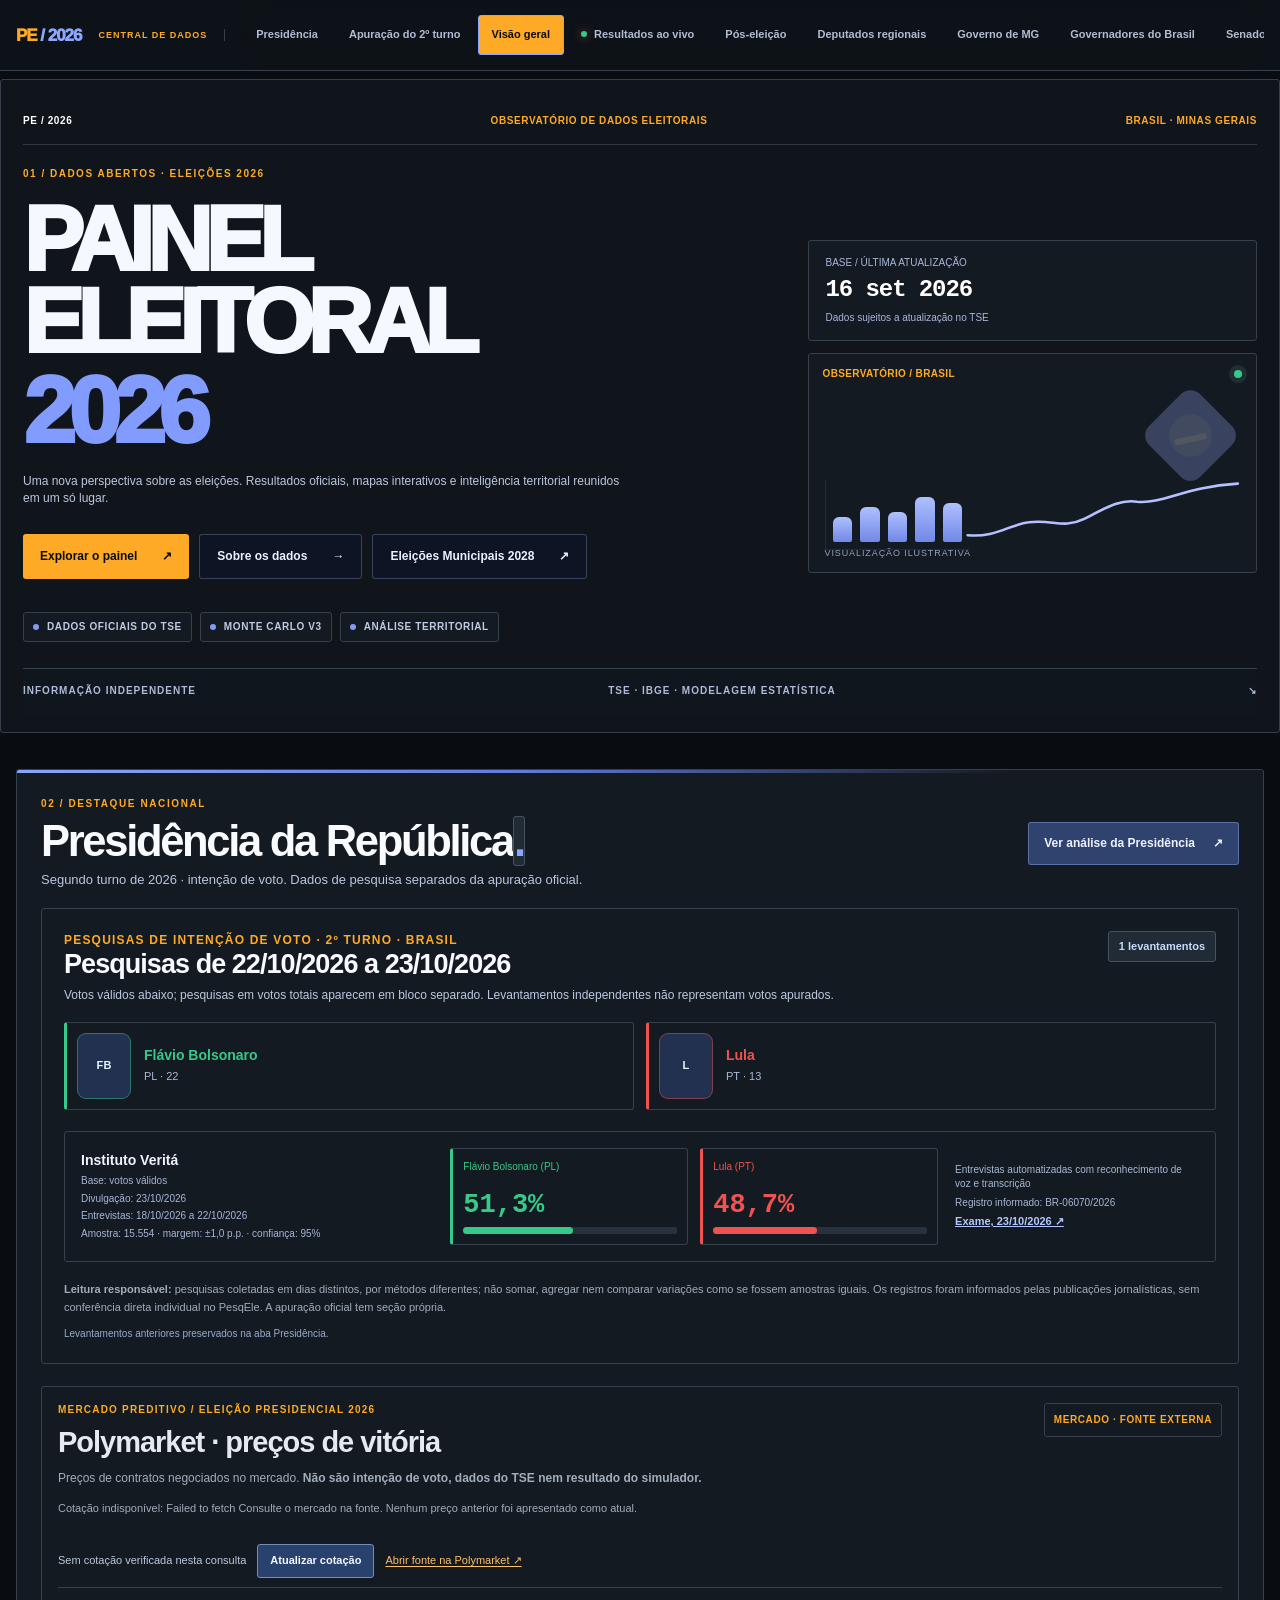
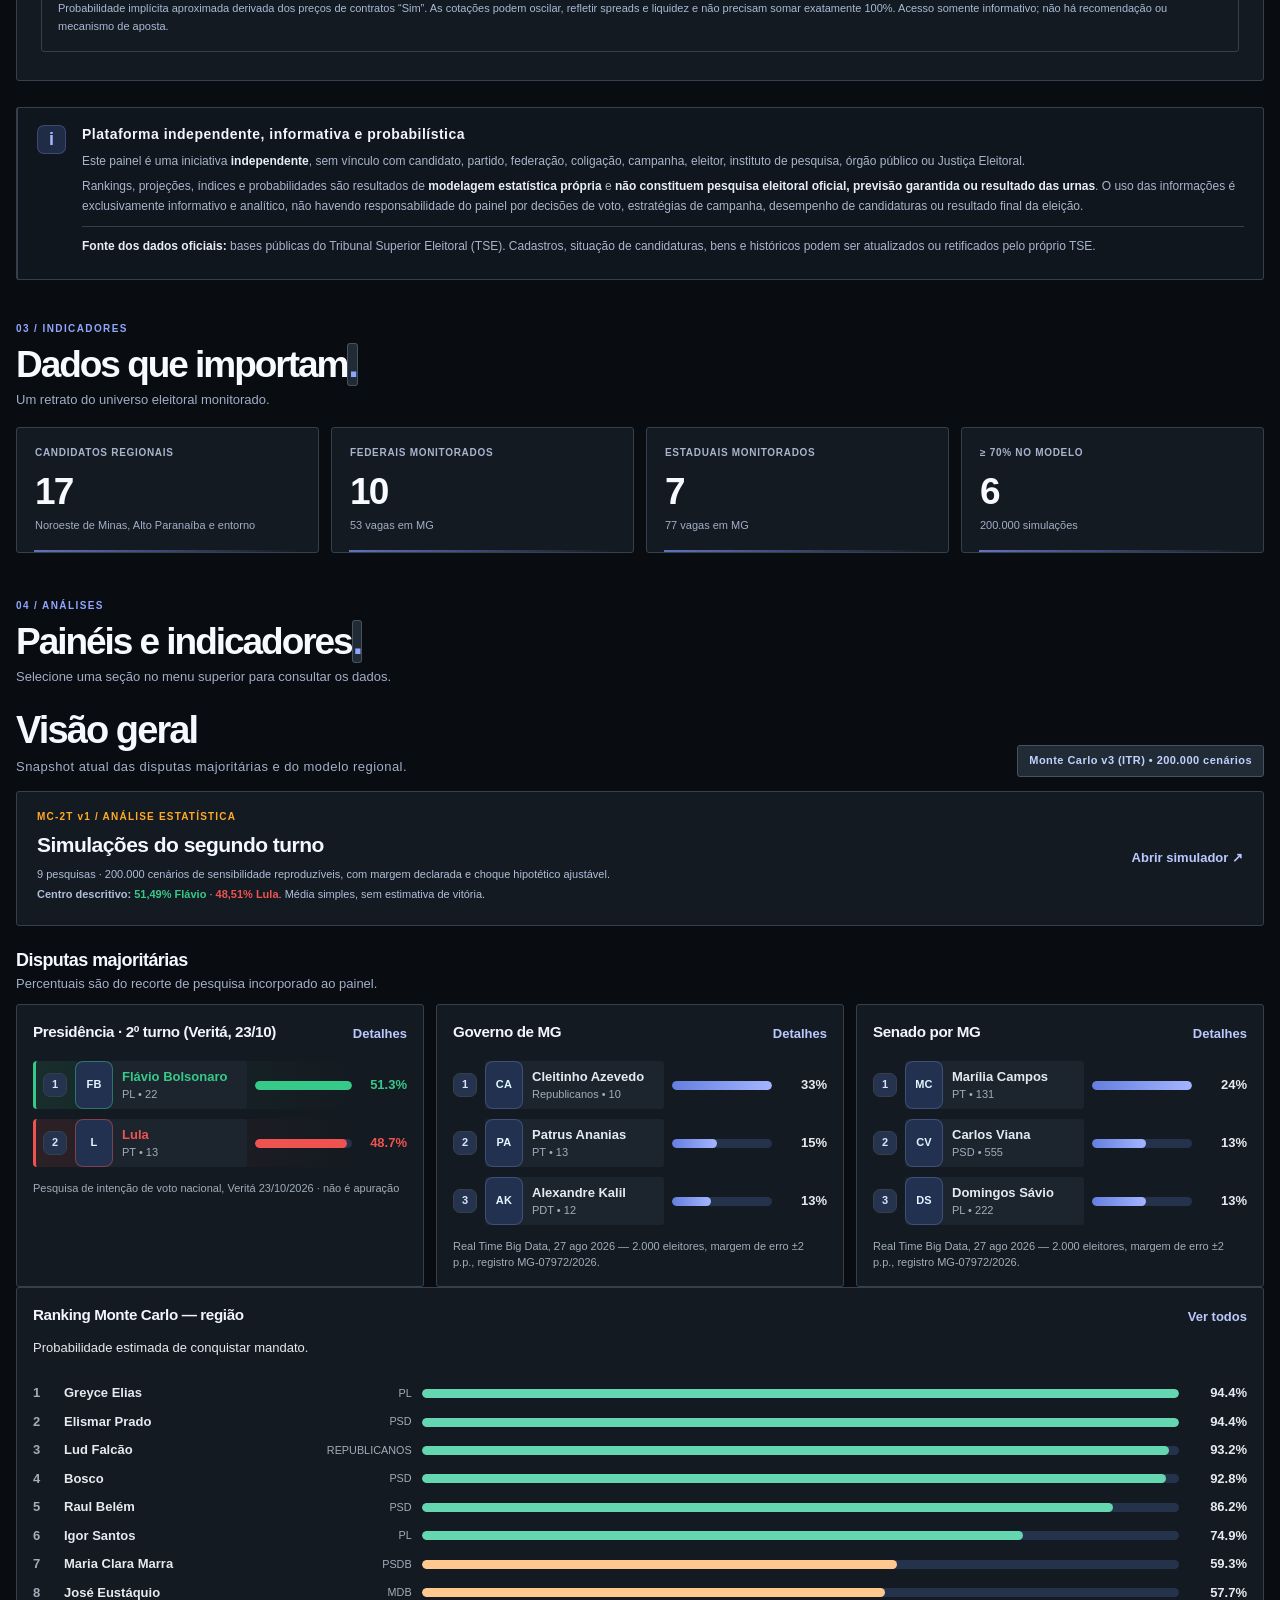
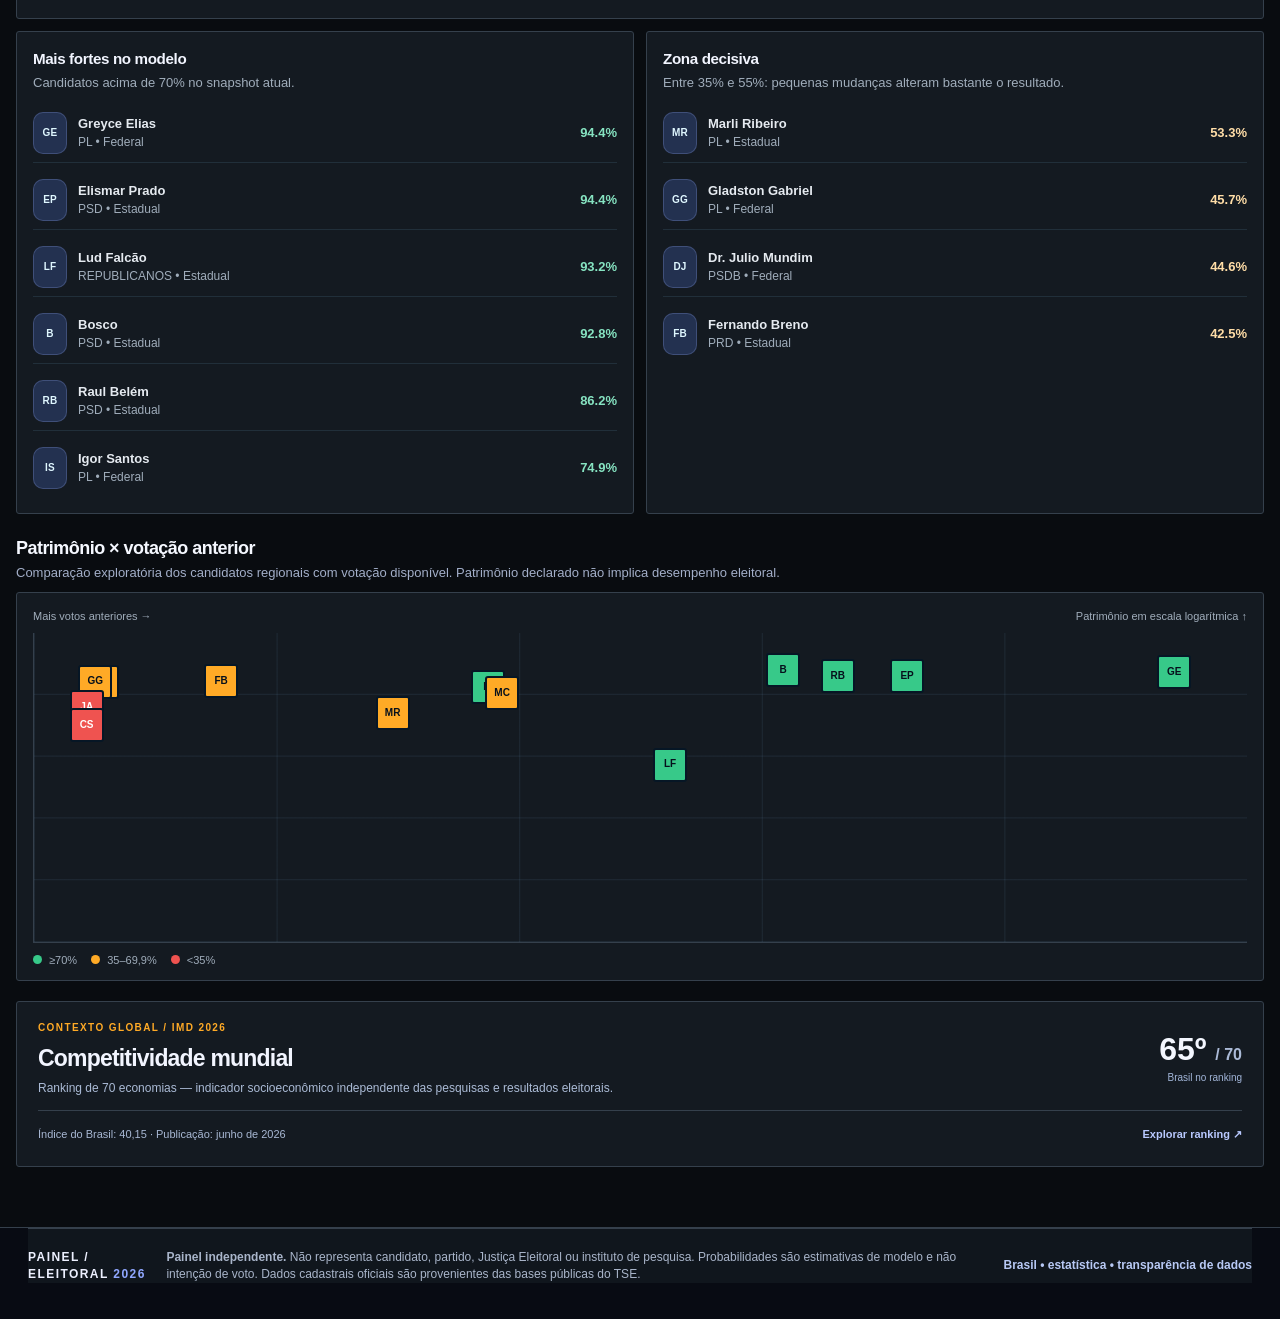
<file: index.html>
<!doctype html>
<html lang="pt-BR">
<head>
  <meta charset="utf-8" />
  <meta name="viewport" content="width=device-width, initial-scale=1" />
  <meta name="description" content="Dashboard independente das Eleições 2026 com foco em Minas Gerais, Noroeste e Alto Paranaíba." />
  <meta name="theme-color" content="#090c10" />
  <title>Painel Eleições 2026 — Minas Gerais</title>
  <link rel="stylesheet" href="styles.css" />
  <link rel="stylesheet" href="official.css" />
  <link rel="stylesheet" href="territorial.css" />
  <link rel="stylesheet" href="resultados.css" />
  <link rel="stylesheet" href="election-status.css" />
  <link rel="stylesheet" href="candidate-photos.css" />
  <link rel="stylesheet" href="resultados-map.css" />
  <link rel="stylesheet" href="brasil-map.css" />
  <link rel="stylesheet" href="pos-eleicao.css" />
  <link rel="stylesheet" href="craft-theme.css" />
  <link rel="stylesheet" href="competitividade.css" />
  <link rel="stylesheet" href="apuracao-2t.css" />
  <link rel="stylesheet" href="runoff-map-2026.css?v=20261025-14" />
  <link rel="stylesheet" href="presidential-colors.css" />
  <link rel="stylesheet" href="presidential-simulation.css" />
  <link rel="stylesheet" href="presidential-evolution.css" />
  <link rel="stylesheet" href="polymarket-election.css" />
  <link rel="stylesheet" href="terminal-theme.css" />
</head>
<body class="theme-craft">
  <div class="page-atmosphere" aria-hidden="true">
    <span class="ambient-orb orb-green"></span>
    <span class="ambient-orb orb-blue"></span>
    <span class="ambient-grid"></span>
  </div>

  <div class="top-data-nav" id="topDataNav" role="navigation" aria-label="Menu superior de dados">
    <div class="top-data-nav-inner">
      <a class="top-data-nav-brand" href="#inicio" aria-label="Voltar ao início do Painel Eleitoral 2026">PE <span>/ 2026</span></a>
      <span class="top-data-nav-caption">CENTRAL DE DADOS</span>
      <label class="top-data-nav-select" for="dataNavSelect">
        <span>Escolher seção</span>
        <select id="dataNavSelect" aria-label="Selecionar seção da Central de dados">
          <option value="overview">Visão geral</option>
        </select>
      </label>
  <nav id="navegacao" class="tabs" aria-label="Seções do painel">
  <button class="tab" data-view="presidente">Presidência</button>
  <button class="tab" data-view="apuracao-2t">Apuração do 2º turno</button>
  <button class="tab active" data-view="overview">Visão geral</button>
  <button class="tab" data-view="resultados">Resultados ao vivo</button>
  <button class="tab" data-view="pos-eleicao">Pós-eleição</button>
  <button class="tab" data-view="regional">Deputados regionais</button>
  <button class="tab" data-view="governador">Governo de MG</button>
  <button class="tab" data-view="governadores-brasil">Governadores do Brasil</button>
  <button class="tab" data-view="senado">Senado por MG</button>
  <button class="tab" data-view="historico">Histórico</button>
  <button class="tab" data-view="competitividade">Competitividade mundial</button>
  <button class="tab" data-view="oficial">Banco de candidatos</button>
  <button class="tab" data-view="metodo">Metodologia</button>
  </nav>
    </div>
  </div>

  <header id="inicio" class="topbar hero-shell">
    <div class="vice-scene" aria-hidden="true">
      <span class="vice-sun"></span>
      <span class="vice-mountain"></span>
      <span class="vice-cityline"></span>
      <span class="vice-palm vice-palm-left"></span>
      <span class="vice-palm vice-palm-right"></span>
    </div>
    <div class="craft-topline"><span>PE / 2026</span><span>OBSERVATÓRIO DE DADOS ELEITORAIS</span><span>BRASIL · MINAS GERAIS</span></div>

    <div class="brand-block hero-copy">
      <p class="eyebrow">01 / DADOS ABERTOS · ELEIÇÕES 2026</p>
      <h1><span>Painel</span><strong>Eleitoral</strong><em>2026</em></h1>
      <p class="subtitle">Uma nova perspectiva sobre as eleições. Resultados oficiais, mapas interativos e inteligência territorial reunidos em um só lugar.</p>
      <div class="craft-actions">
        <a class="craft-action-primary" href="#view">Explorar o painel <span aria-hidden="true">↗</span></a>
        <a class="craft-action-secondary" href="#independencia">Sobre os dados <span aria-hidden="true">→</span></a>
        <a class="craft-action-secondary" href="municipais-2028/index.html">Eleições Municipais 2028 <span aria-hidden="true">↗</span></a>
      </div>

      <div class="hero-badges" aria-label="Características do painel">
        <span class="hero-badge badge-tse"><i></i>Dados oficiais do TSE</span>
        <span class="hero-badge badge-model"><i></i>Monte Carlo v3</span>
        <span class="hero-badge badge-territory"><i></i>Análise territorial</span>
      </div>
    </div>

    <div class="hero-side">
      <div class="update-box">
        <span>BASE / ÚLTIMA ATUALIZAÇÃO</span>
        <strong id="updatedAt">25 ago 2026</strong>
        <small>Dados sujeitos a atualização no TSE</small>
      </div>

      <div class="brasil-data-card" aria-hidden="true">
        <div class="data-card-top">
          <span class="data-kicker">OBSERVATÓRIO / BRASIL</span>
          <span class="live-pulse"></span>
        </div>

        <div class="flag-symbol">
          <span class="flag-diamond"></span>
          <span class="flag-circle"></span>
          <span class="flag-band"></span>
        </div>

        <div class="stat-bars">
          <span style="--h:45%"></span>
          <span style="--h:63%"></span>
          <span style="--h:54%"></span>
          <span style="--h:82%"></span>
          <span style="--h:71%"></span>
        </div>

        <svg class="trend-line" viewBox="0 0 300 86" preserveAspectRatio="none">
          <defs>
            <linearGradient id="trendStroke" x1="0" x2="1">
              <stop offset="0" stop-color="#16c784"/>
              <stop offset="0.52" stop-color="#f5c744"/>
              <stop offset="1" stop-color="#44c7ff"/>
            </linearGradient>
          </defs>
          <path d="M4 70 C34 73 48 58 70 55 C95 51 107 63 130 51 C151 40 166 28 187 31 C216 34 237 14 296 10" />
        </svg>
      </div>
    </div>

    <div class="craft-hero-footer"><span>INFORMAÇÃO INDEPENDENTE</span><span>TSE · IBGE · MODELAGEM ESTATÍSTICA</span><span aria-hidden="true">↘</span></div>
  </header>

  <main class="container">
    <section class="presidential-spotlight" id="presidentialSpotlight" aria-labelledby="presidentialSpotlightTitle">
      <div class="presidential-spotlight-heading">
        <div>
          <span class="spotlight-index">02 / DESTAQUE NACIONAL</span>
          <h2 id="presidentialSpotlightTitle">Presidência da República<span class="craft-period">.</span></h2>
          <p>Segundo turno de 2026 · intenção de voto. Dados de pesquisa separados da apuração oficial.</p>
        </div>
        <button type="button" id="spotlightOpenPresidency" class="spotlight-open">Ver análise da Presidência <span aria-hidden="true">↗</span></button>
      </div>
      <div id="presidentialSpotlightCard" aria-live="polite">
        <div class="spotlight-placeholder" role="status">Carregando dados de pesquisa da Presidência…</div>
      </div>
    </section>
    <section id="independencia" class="independence-notice" aria-label="Aviso de independência e responsabilidade">
      <div class="notice-icon" aria-hidden="true">i</div>
      <div class="notice-content">
        <h2>Plataforma independente, informativa e probabilística</h2>
        <p>
          Este painel é uma iniciativa <strong>independente</strong>, sem vínculo com candidato, partido, federação,
          coligação, campanha, eleitor, instituto de pesquisa, órgão público ou Justiça Eleitoral.
        </p>
        <p>
          Rankings, projeções, índices e probabilidades são resultados de <strong>modelagem estatística própria</strong> e
          <strong>não constituem pesquisa eleitoral oficial, previsão garantida ou resultado das urnas</strong>. O uso das
          informações é exclusivamente informativo e analítico, não havendo responsabilidade do painel por decisões de voto,
          estratégias de campanha, desempenho de candidaturas ou resultado final da eleição.
        </p>
        <p class="notice-source">
          <strong>Fonte dos dados oficiais:</strong> bases públicas do Tribunal Superior Eleitoral (TSE). Cadastros,
          situação de candidaturas, bens e históricos podem ser atualizados ou retificados pelo próprio TSE.
        </p>
      </div>
    </section>

    <div class="craft-section-heading"><span>03 / INDICADORES</span><h2>Dados que importam<span class="craft-period">.</span></h2><p>Um retrato do universo eleitoral monitorado.</p></div>
    <section class="kpis" id="kpis" aria-label="Indicadores gerais"></section>
    <div class="craft-section-heading craft-workspace-heading"><span>04 / ANÁLISES</span><h2>Painéis e indicadores<span class="craft-period">.</span></h2><p>Selecione uma seção no menu superior para consultar os dados.</p></div>

    <section id="view" aria-live="polite"></section>
  </main>

  <footer>
    <div class="footer-inner"><span class="craft-footer-mark">PAINEL / ELEITORAL <b>2026</b></span>
      <p><strong>Painel independente.</strong> Não representa candidato, partido, Justiça Eleitoral ou instituto de pesquisa. Probabilidades são estimativas de modelo e não intenção de voto. Dados cadastrais oficiais são provenientes das bases públicas do TSE.</p>
      <span class="footer-signature">Brasil • estatística • transparência de dados</span>
    </div>
  </footer>

  <script src="data.js"></script>
  <script src="presidential-colors.js"></script>
  <script src="presidential-surveys.js"></script>
  <script src="presidential-evolution-data.js"></script>
  <script src="presidential-evolution-ui.js"></script>
  <script src="polymarket-election.js"></script>
  <script src="presidential-simulation.js"></script>
  <script src="presidential-simulation-ui.js"></script>
  <script src="presidential-poll.js"></script>
  <script src="history.js"></script>
  <script src="competitividade-data.js"></script>
  <script src="competitividade-ui.js"></script>
  <script src="apuracao-2t.js"></script>
  <script src="runoff-map-2026.js?v=20261025-14"></script>
  <script src="app.js"></script>
  <script src="official-ui.js"></script>
  <script src="territorial.js"></script>
  <script src="governadores-ui.js"></script>
  <script src="candidate-photos.js"></script>
  <script src="resultados-ui.js"></script>
  <script src="resultados-map.js"></script>
  <script src="brasil-map.js"></script>
  <script src="pos-eleicao.js"></script>
  <script src="top-navigation.js"></script>
</body>
</html>
</file>
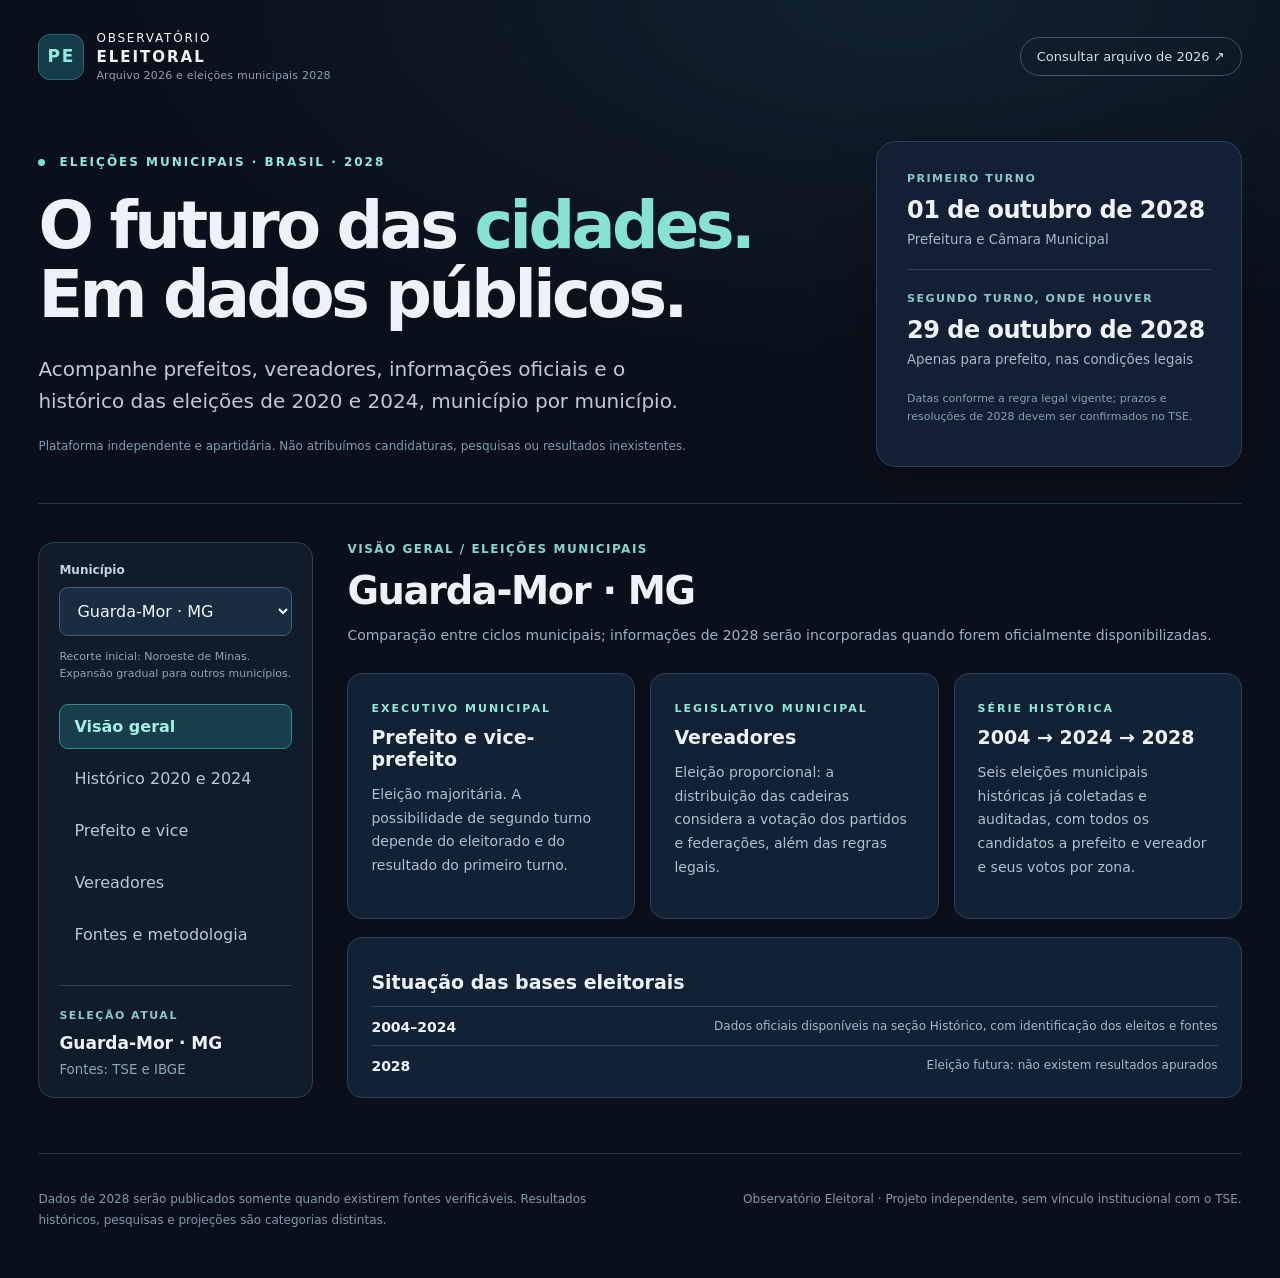
<file: municipais-2028/index.html>
<!doctype html>
<html lang="pt-BR">
<head>
  <meta charset="utf-8">
  <meta name="viewport" content="width=device-width,initial-scale=1">
  <meta name="description" content="Observatório independente das eleições municipais de 2028. Informações públicas, histórico eleitoral e dados oficiais por município.">
  <meta name="theme-color" content="#0d1422">
  <title>Eleições Municipais 2028 | Observatório Eleitoral</title>
  <link rel="stylesheet" href="styles.css">
</head>
<body>
  <a class="skip-link" href="#municipal2028View">Ir para o conteúdo</a>
  <div class="page-shell" id="municipal2028App">
    <header class="header">
      <div class="header-top">
        <a class="brand" href="../index.html" aria-label="Voltar ao arquivo eleitoral de 2026">
          <span class="brand-mark">PE</span>
          <span>OBSERVATÓRIO <strong>ELEITORAL</strong><small>Arquivo 2026 e eleições municipais 2028</small></span>
        </a>
        <a class="archive-link" href="../index.html">Consultar arquivo de 2026 ↗</a>
      </div>
      <div class="hero">
        <div>
          <p class="eyebrow"><span class="pulse" aria-hidden="true"></span> ELEIÇÕES MUNICIPAIS · BRASIL · 2028</p>
          <h1>O futuro das <em>cidades.</em><br>Em dados públicos.</h1>
          <p class="hero-description">Acompanhe prefeitos, vereadores, informações oficiais e o histórico das eleições de 2020 e 2024, município por município.</p>
          <p class="verification">Plataforma independente e apartidária. Não atribuímos candidaturas, pesquisas ou resultados inexistentes.</p>
        </div>
        <div class="election-dates" aria-label="Datas de referência das eleições de 2028">
          <div><span>PRIMEIRO TURNO</span><strong id="firstRoundDate">1º de outubro de 2028</strong><small>Prefeitura e Câmara Municipal</small></div>
          <div><span>SEGUNDO TURNO, ONDE HOUVER</span><strong id="secondRoundDate">29 de outubro de 2028</strong><small>Apenas para prefeito, nas condições legais</small></div>
          <p>Datas conforme a regra legal vigente; prazos e resoluções de 2028 devem ser confirmados no TSE.</p>
        </div>
      </div>
    </header>

    <div class="workspace">
      <aside class="sidebar" aria-label="Filtros e navegação">
        <label for="municipalityPicker">Município</label>
        <select id="municipalityPicker" aria-label="Selecionar município"></select>
        <p class="scope">Recorte inicial: Noroeste de Minas. Expansão gradual para outros municípios.</p>
        <nav aria-label="Áreas do observatório" class="sections">
          <button type="button" data-section="visao-geral" aria-pressed="true" class="selected">Visão geral</button>
          <button type="button" data-section="historico" aria-pressed="false">Histórico 2020 e 2024</button>
          <button type="button" data-section="prefeito" aria-pressed="false">Prefeito e vice</button>
          <button type="button" data-section="vereadores" aria-pressed="false">Vereadores</button>
          <button type="button" data-section="fontes" aria-pressed="false">Fontes e metodologia</button>
        </nav>
        <div class="sidebar-bottom">
          <span>SELEÇÃO ATUAL</span>
          <strong id="selectedMunicipality">Guarda-Mor · MG</strong>
          <small>Fontes: TSE e IBGE</small>
        </div>
      </aside>
      <main class="content" id="municipal2028View" tabindex="-1" aria-live="polite">
        <p>Preparando observatório municipal…</p>
      </main>
    </div>
    <footer class="footer">
      <p>Dados de 2028 serão publicados somente quando existirem fontes verificáveis. Resultados históricos, pesquisas e projeções são categorias distintas.</p>
      <p>Observatório Eleitoral · Projeto independente, sem vínculo institucional com o TSE.</p>
    </footer>
  </div>
  <script src="data.js"></script>
  <script src="history-six.js"></script>
  <script src="app.js"></script>
</body>
</html>
</file>
<file: styles.css>
:root{
  --bg:#061625;
  --bg-deep:#04101b;
  --panel:rgba(9,30,50,.86);
  --panel2:rgba(13,40,66,.94);
  --panel3:#112f4d;
  --text:#f5f9ff;
  --muted:#9fb5ca;
  --line:rgba(124,181,225,.18);
  --line-strong:rgba(124,181,225,.32);
  --accent:#44c7ff;
  --accent-2:#77ddff;
  --good:#24d18f;
  --warn:#f5c744;
  --bad:#ff6b78;
  --purple:#a98bff;
  --br-green:#16c784;
  --br-yellow:#f5c744;
  --br-blue:#2388dc;
  --shadow:0 20px 55px rgba(0,0,0,.32);
}

*{box-sizing:border-box}
html{scroll-behavior:smooth}
body{
  margin:0;
  min-height:100vh;
  color:var(--text);
  font:15px/1.5 Inter,Segoe UI,Roboto,Arial,sans-serif;
  background:
    radial-gradient(circle at 8% 8%,rgba(22,199,132,.13),transparent 26%),
    radial-gradient(circle at 90% 4%,rgba(68,199,255,.14),transparent 25%),
    linear-gradient(180deg,#04101b 0,#061625 42%,#071827 100%);
  overflow-x:hidden;
}
body::selection{background:rgba(68,199,255,.3)}
a{color:#8fdcff}
button,input,select{font:inherit}

.page-atmosphere{position:fixed;inset:0;z-index:-1;overflow:hidden;pointer-events:none}
.ambient-orb{position:absolute;border-radius:50%;filter:blur(80px);opacity:.45}
.orb-green{width:360px;height:360px;left:-120px;top:100px;background:rgba(22,199,132,.28)}
.orb-blue{width:420px;height:420px;right:-150px;top:10px;background:rgba(35,136,220,.24)}
.ambient-grid{position:absolute;inset:0;background-image:linear-gradient(rgba(255,255,255,.024) 1px,transparent 1px),linear-gradient(90deg,rgba(255,255,255,.024) 1px,transparent 1px);background-size:36px 36px;mask-image:linear-gradient(180deg,rgba(0,0,0,.75),transparent 72%)}

.topbar{
  max-width:1400px;
  margin:28px auto 0;
  padding:34px 30px 30px;
  display:grid;
  grid-template-columns:minmax(0,1.2fr) minmax(300px,390px);
  gap:28px;
  align-items:start;
}
.hero-shell{
  position:relative;
  border:1px solid rgba(255,255,255,.08);
  border-radius:30px;
  overflow:hidden;
  background:
    linear-gradient(135deg,rgba(5,19,33,.97),rgba(10,34,55,.96)),
    radial-gradient(circle at 15% 10%,rgba(22,199,132,.12),transparent 32%),
    radial-gradient(circle at 88% 18%,rgba(245,199,68,.09),transparent 28%);
  box-shadow:0 26px 70px rgba(0,0,0,.36);
}
.hero-shell::before{content:"";position:absolute;inset:0;background:linear-gradient(118deg,transparent 0 58%,rgba(255,255,255,.025) 58% 59%,transparent 59% 100%);pointer-events:none}
.hero-band{position:absolute;left:0;right:0;height:5px;background:linear-gradient(90deg,var(--br-green),var(--br-yellow),var(--br-blue));opacity:.95}
.hero-band-top{top:0}
.hero-band-bottom{bottom:0;opacity:.55}
.brand-block{min-width:0;position:relative;z-index:1}
.eyebrow{font-size:12px;letter-spacing:.18em;color:var(--accent-2);font-weight:900;margin:0 0 8px}
.topbar h1{font-size:clamp(42px,5vw,64px);line-height:.98;letter-spacing:-.045em;margin:0 0 14px}
.subtitle{color:var(--muted);margin:0;max-width:820px;font-size:16px;line-height:1.65}
.hero-badges{display:flex;gap:9px;flex-wrap:wrap;margin-top:22px}
.hero-badge{display:inline-flex;align-items:center;gap:8px;padding:8px 11px;border-radius:999px;border:1px solid rgba(255,255,255,.08);font-size:11px;font-weight:850;letter-spacing:.02em;backdrop-filter:blur(8px)}
.hero-badge i{width:7px;height:7px;border-radius:50%;box-shadow:0 0 12px currentColor}
.badge-tse{background:rgba(22,199,132,.09);color:#b8f2db}.badge-tse i{background:var(--br-green)}
.badge-model{background:rgba(68,199,255,.09);color:#c9f2ff}.badge-model i{background:var(--accent)}
.badge-territory{background:rgba(245,199,68,.10);color:#ffe89d}.badge-territory i{background:var(--br-yellow)}

.hero-side{display:grid;gap:12px;position:relative;z-index:1}
.update-box{border:1px solid var(--line);background:linear-gradient(180deg,rgba(14,39,63,.9),rgba(8,26,44,.88));padding:15px 17px;border-radius:17px;min-width:200px;box-shadow:0 12px 30px rgba(0,0,0,.18);backdrop-filter:blur(10px)}
.update-box span,.update-box small{display:block;color:var(--muted);font-size:11px}
.update-box strong{display:block;font-size:20px;margin:3px 0}

.brasil-data-card{position:relative;height:180px;border-radius:20px;border:1px solid rgba(255,255,255,.08);background:linear-gradient(160deg,rgba(255,255,255,.045),rgba(255,255,255,.015));overflow:hidden;box-shadow:inset 0 1px 0 rgba(255,255,255,.04)}
.data-card-top{display:flex;align-items:center;justify-content:space-between;padding:13px 14px 0}
.data-kicker{font-size:10px;font-weight:900;letter-spacing:.15em;color:#afc3d7}
.live-pulse{width:8px;height:8px;border-radius:50%;background:var(--br-green);box-shadow:0 0 0 5px rgba(22,199,132,.10),0 0 16px rgba(22,199,132,.65)}
.flag-symbol{position:absolute;top:34px;right:18px;width:95px;height:95px;opacity:.24}
.flag-diamond{position:absolute;inset:18px;background:var(--br-yellow);transform:rotate(45deg);border-radius:11px}
.flag-circle{position:absolute;inset:30px;border-radius:50%;background:radial-gradient(circle at 35% 35%,#59c8ff,#1f76c7 68%,#0f457e)}
.flag-band{position:absolute;left:34px;right:34px;top:48px;height:5px;border-radius:999px;background:rgba(255,255,255,.8);transform:rotate(-12deg)}
.stat-bars{position:absolute;left:16px;bottom:22px;height:70px;width:145px;display:flex;align-items:end;gap:8px;padding:7px;border-left:1px solid rgba(255,255,255,.07);border-bottom:1px solid rgba(255,255,255,.07)}
.stat-bars span{height:var(--h);flex:1;border-radius:6px 6px 2px 2px;background:linear-gradient(180deg,var(--br-yellow),var(--br-green));box-shadow:0 0 14px rgba(22,199,132,.12)}
.trend-line{position:absolute;left:155px;right:10px;bottom:23px;width:calc(100% - 170px);height:74px;overflow:visible}
.trend-line path{fill:none;stroke:url(#trendStroke);stroke-width:4;stroke-linecap:round;filter:drop-shadow(0 0 8px rgba(68,199,255,.25))}

.container{max-width:1400px;margin:auto;padding:0 28px 40px}
.independence-notice{display:grid;grid-template-columns:46px minmax(0,1fr);gap:15px;margin:20px 0 18px;padding:18px 20px;border:1px solid rgba(68,199,255,.28);border-left:4px solid var(--accent);border-radius:18px;background:linear-gradient(135deg,rgba(68,199,255,.08),rgba(8,28,47,.83));box-shadow:0 14px 36px rgba(0,0,0,.16);backdrop-filter:blur(10px);position:relative;overflow:hidden}
.independence-notice::after{content:"";position:absolute;width:260px;height:260px;border-radius:50%;right:-110px;bottom:-170px;background:radial-gradient(circle,rgba(245,199,68,.10),transparent 70%);pointer-events:none}
.notice-icon{width:38px;height:38px;border-radius:12px;display:grid;place-items:center;background:linear-gradient(180deg,rgba(68,199,255,.20),rgba(68,199,255,.09));border:1px solid rgba(68,199,255,.35);color:#d6f6ff;font-weight:900;font-size:18px;box-shadow:0 0 22px rgba(68,199,255,.08)}
.notice-content h2{margin:0 0 7px;font-size:17px}
.notice-content p{margin:5px 0;color:#c2d1df;font-size:13px;line-height:1.58}
.notice-content strong{color:#fff}
.notice-source{margin-top:10px!important;padding-top:10px;border-top:1px solid rgba(68,199,255,.14)}

.kpis{display:grid;grid-template-columns:repeat(4,minmax(0,1fr));gap:12px;margin:13px 0 20px}
.kpi{position:relative;overflow:hidden;background:linear-gradient(165deg,rgba(15,43,70,.95),rgba(8,27,45,.93));border:1px solid var(--line);border-radius:18px;padding:17px;box-shadow:0 15px 34px rgba(0,0,0,.18)}
.kpi::before{content:"";position:absolute;left:0;top:0;bottom:0;width:3px;background:linear-gradient(180deg,var(--br-green),var(--br-yellow),var(--accent));opacity:.85}
.kpi::after{content:"";position:absolute;width:100px;height:100px;border-radius:50%;right:-45px;top:-50px;background:radial-gradient(circle,rgba(68,199,255,.10),transparent 68%)}
.kpi .label{color:#a5b8cb;font-size:11px;text-transform:uppercase;letter-spacing:.09em}
.kpi .value{font-size:29px;font-weight:900;margin-top:5px;letter-spacing:-.03em}
.kpi .value.small-value{font-size:19px}
.kpi .hint{color:var(--muted);font-size:11px}

.tabs{display:flex;gap:8px;overflow:auto;padding:9px;margin:0 0 17px;border:1px solid rgba(255,255,255,.07);border-radius:18px;background:rgba(6,23,39,.67);backdrop-filter:blur(10px);box-shadow:0 14px 34px rgba(0,0,0,.14)}
.tabs::-webkit-scrollbar{height:7px}.tabs::-webkit-scrollbar-thumb{background:rgba(143,220,255,.22);border-radius:999px}
.tab{border:1px solid var(--line);background:rgba(12,35,58,.86);color:var(--muted);padding:10px 14px;border-radius:11px;cursor:pointer;white-space:nowrap;font-weight:750;transition:.18s ease}
.tab:hover{border-color:rgba(68,199,255,.4);color:var(--text);transform:translateY(-1px)}
.tab.active{background:linear-gradient(135deg,#48c7ff,#71d9ff);color:#04111f;border-color:transparent;box-shadow:0 10px 24px rgba(68,199,255,.24)}

.toolbar{display:flex;gap:10px;flex-wrap:wrap;margin:0 0 14px}
.toolbar input,.toolbar select{background:rgba(9,29,49,.95);border:1px solid var(--line);color:var(--text);border-radius:11px;padding:10px 12px;font-size:14px;outline:none}
.toolbar input:focus,.toolbar select:focus{border-color:rgba(68,199,255,.55);box-shadow:0 0 0 3px rgba(68,199,255,.08)}
.toolbar input{min-width:260px;flex:1}

.section-title{display:flex;justify-content:space-between;gap:20px;align-items:end;margin:9px 0 14px}
.section-title h2{margin:0;font-size:25px;letter-spacing:-.02em}
.section-title p,.section-subtitle p,.muted{margin:0;color:var(--muted)}
.section-subtitle{margin:22px 0 10px}.section-subtitle h3{margin:0 0 2px;font-size:18px}
.model-pill{display:inline-flex;align-items:center;border:1px solid rgba(68,199,255,.28);background:linear-gradient(135deg,rgba(22,199,132,.09),rgba(68,199,255,.09));color:#d9f5ff;border-radius:999px;padding:7px 11px;font-size:11px;font-weight:850;white-space:nowrap;box-shadow:inset 0 1px 0 rgba(255,255,255,.04)}

.overview-grid{display:grid;grid-template-columns:repeat(2,minmax(0,1fr));gap:12px}.span-2{grid-column:1/-1}
.major-grid{display:grid;grid-template-columns:repeat(3,minmax(0,1fr));gap:12px}
.grid{display:grid;grid-template-columns:repeat(3,minmax(0,1fr));gap:12px}
.card{background:linear-gradient(165deg,rgba(16,47,77,.94),rgba(8,27,45,.94));border:1px solid var(--line);border-radius:18px;padding:16px;min-width:0;box-shadow:0 16px 38px rgba(0,0,0,.18);transition:border-color .18s ease,transform .18s ease,box-shadow .18s ease}
.card:hover{border-color:rgba(68,199,255,.25);box-shadow:0 18px 46px rgba(0,0,0,.22)}
.card h3{margin:0 0 4px}.card-title-row{display:flex;justify-content:space-between;gap:12px;align-items:flex-start}
.text-btn{border:0;background:transparent;color:var(--accent);cursor:pointer;font-weight:850;padding:4px 0}.text-btn:hover{color:#8fe4ff}
.card-head{display:flex;justify-content:space-between;gap:12px;align-items:flex-start}.identity{display:flex;gap:11px;align-items:flex-start;min-width:0}
.avatar{width:38px;height:38px;border-radius:12px;display:grid;place-items:center;background:linear-gradient(160deg,#173c60,#102b48);color:#d9efff;font-weight:900;flex:0 0 auto;border:1px solid rgba(68,199,255,.23);box-shadow:inset 0 1px 0 rgba(255,255,255,.04)}
.avatar.large{width:44px;height:44px;border-radius:14px}.avatar.sm{width:30px;height:30px;border-radius:9px;font-size:11px}
.name{font-size:18px;font-weight:850}.meta{color:var(--muted);font-size:13px}.number{font-size:22px;font-weight:900;color:var(--accent)}
.badge{display:inline-block;padding:4px 8px;border-radius:999px;background:rgba(35,136,220,.16);color:#cbeaff;font-size:11px;font-weight:850;margin-top:8px;border:1px solid rgba(68,199,255,.10)}
.metric-row{display:grid;grid-template-columns:1fr 1fr;gap:10px;margin-top:14px}.metric{background:rgba(4,17,31,.38);border:1px solid var(--line);border-radius:12px;padding:10px}.metric span{display:block;color:var(--muted);font-size:11px;text-transform:uppercase}.metric strong{display:block;margin-top:3px;font-size:16px}.metric small{color:var(--muted)}
.prob{margin-top:14px}.prob-head{display:flex;justify-content:space-between;margin-bottom:6px;font-size:13px}
.bar,.rank-track,.poll-track,.snapshot-meter{height:9px;background:#14273b;border-radius:999px;overflow:hidden}.bar>i,.rank-track>i,.poll-fill,.snapshot-meter>i{display:block;height:100%;border-radius:999px;background:linear-gradient(90deg,#35b8ff,#62d8ff)}
.bar>i.good,.rank-track>i.good{background:linear-gradient(90deg,#1fc989,#4ae0ad)}.bar>i.warn,.rank-track>i.warn{background:linear-gradient(90deg,#dfa925,#f6cd55)}.bar>i.bad,.rank-track>i.bad{background:linear-gradient(90deg,#e04e61,#ff7b87)}

.mini-list{display:grid;gap:8px;margin-top:12px}.mini-candidate{display:grid;grid-template-columns:auto minmax(0,1fr) auto;gap:9px;align-items:center;padding:8px 0;border-bottom:1px solid rgba(124,181,225,.13)}.mini-candidate:last-child{border-bottom:0}.mini-main{min-width:0}.mini-main strong,.mini-main span{display:block}.mini-main strong{overflow:hidden;text-overflow:ellipsis;white-space:nowrap}.mini-main span{font-size:12px;color:var(--muted)}.mini-prob{font-weight:900}.mini-prob.good{color:var(--good)}.mini-prob.warn{color:var(--warn)}.mini-prob.bad{color:var(--bad)}

.rank-chart{display:grid;gap:10px;margin-top:14px}.rank-row{display:grid;grid-template-columns:minmax(200px,1.5fr) 3fr 58px;gap:10px;align-items:center}.rank-label{display:grid;grid-template-columns:24px minmax(0,1fr) auto;gap:7px;align-items:center;min-width:0}.rank-label span{color:var(--muted);font-weight:800}.rank-label strong{overflow:hidden;text-overflow:ellipsis;white-space:nowrap}.rank-label small{color:var(--muted)}.rank-row>b{text-align:right}
.major-card{min-height:250px}.snapshot-list{display:grid;gap:10px;margin-top:14px}.snapshot-row{display:grid;grid-template-columns:24px minmax(0,1.2fr) 1fr 40px;gap:8px;align-items:center}.pos{width:24px;height:24px;border-radius:8px;background:rgba(35,136,220,.16);display:grid;place-items:center;color:#cceeff;font-size:11px;font-weight:900;border:1px solid rgba(68,199,255,.12)}.snapshot-name{min-width:0}.snapshot-name strong,.snapshot-name small{display:block}.snapshot-name strong{overflow:hidden;text-overflow:ellipsis;white-space:nowrap}.snapshot-name small{color:var(--muted);font-size:11px}.snapshot-row>b{text-align:right}.source-line{color:var(--muted);font-size:11px;margin:14px 0 0}
.poll{margin-top:12px}.poll-line{display:grid;grid-template-columns:28px minmax(150px,1.3fr) 3fr 48px;gap:10px;align-items:center;margin:10px 0}.poll-name strong,.poll-name small{display:block}.poll-name small{color:var(--muted);font-size:11px}.poll-value{text-align:right;font-weight:800}

.scatter-card{padding-bottom:12px}.scatter-head{display:flex;justify-content:space-between;color:var(--muted);font-size:11px;margin-bottom:8px}.scatter{height:310px;position:relative;border-left:1px solid var(--line);border-bottom:1px solid var(--line);background-image:linear-gradient(to right,rgba(124,181,225,.10) 1px,transparent 1px),linear-gradient(to top,rgba(124,181,225,.10) 1px,transparent 1px);background-size:20% 20%;border-radius:0 10px 0 0}.dot{position:absolute;transform:translate(-50%,50%);width:34px;height:34px;border-radius:50%;border:2px solid #061625;display:grid;place-items:center;cursor:pointer;font-size:10px;font-weight:900;color:#06101c;box-shadow:0 0 0 1px rgba(255,255,255,.1),0 6px 16px rgba(0,0,0,.22)}.dot.good{background:var(--good)}.dot.warn{background:var(--warn)}.dot.bad{background:var(--bad);color:white}.dot:hover{z-index:2;transform:translate(-50%,50%) scale(1.15)}.scatter-legend{display:flex;gap:14px;flex-wrap:wrap;margin-top:10px;color:var(--muted);font-size:11px}.lg{display:inline-block;width:9px;height:9px;border-radius:50%;margin-right:4px}.lg.good{background:var(--good)}.lg.warn{background:var(--warn)}.lg.bad{background:var(--bad)}

.history-summary{display:grid;grid-template-columns:repeat(3,minmax(0,1fr));gap:12px}.history-grid{display:grid;grid-template-columns:1fr 1fr;gap:12px}.history-chart{overflow-x:auto}.history-chart svg{width:100%;min-width:620px;height:auto;display:block}.chart-grid{stroke:rgba(159,176,197,.16);stroke-width:1}.chart-axis{fill:#8097ae;font-size:11px}.chart-line{fill:none;stroke-width:3;stroke-linecap:round;stroke-linejoin:round}.chart-dot{stroke:#061625;stroke-width:2}.line-0{stroke:#44c7ff;fill:#44c7ff}.line-1{stroke:#24d18f;fill:#24d18f}.line-2{stroke:#f5c744;fill:#f5c744}.line-3{stroke:#ff6b78;fill:#ff6b78}.line-4{stroke:#a98bff;fill:#a98bff}.line-5{stroke:#f28cc5;fill:#f28cc5}.history-legend{display:flex;gap:14px;flex-wrap:wrap;margin-top:10px;color:var(--muted);font-size:11px}.legend-line{display:inline-block;width:18px;height:3px;border-radius:999px;margin-right:5px;vertical-align:middle}

.table-wrap{overflow:auto;border:1px solid var(--line);border-radius:15px;box-shadow:0 14px 32px rgba(0,0,0,.12)}table{border-collapse:collapse;width:100%;min-width:900px;background:rgba(8,27,45,.93)}th,td{padding:11px 12px;border-bottom:1px solid var(--line);text-align:left;white-space:nowrap}th{position:sticky;top:0;background:#0e2a45;color:#bdd6e9;font-size:12px;text-transform:uppercase;letter-spacing:.04em}tr:hover td{background:rgba(18,52,83,.72)}.table-person{display:flex;gap:8px;align-items:center}.status{font-size:12px;color:var(--muted)}
.note{border:1px solid var(--line);background:rgba(9,29,49,.9);padding:15px;border-radius:14px;color:var(--muted);margin-top:14px}.method{display:grid;grid-template-columns:1.2fr .8fr;gap:14px}.method h3{margin-top:0}.method li{margin:7px 0;color:var(--muted)}.empty{grid-column:1/-1;border:1px dashed var(--line-strong);border-radius:14px;padding:24px;text-align:center;color:var(--muted)}

footer{max-width:1400px;margin:auto;padding:0 28px 36px;color:var(--muted);font-size:12px}.footer-inner{display:flex;justify-content:space-between;gap:20px;align-items:center;border-top:1px solid rgba(255,255,255,.07);padding-top:20px}.footer-inner p{margin:0;max-width:980px}.footer-signature{white-space:nowrap;color:#8fb4cf;font-weight:700}

@media(max-width:1050px){
  .topbar{grid-template-columns:1fr;margin-left:18px;margin-right:18px}
  .grid{grid-template-columns:repeat(2,1fr)}.kpis{grid-template-columns:repeat(2,1fr)}.method{grid-template-columns:1fr}.major-grid{grid-template-columns:1fr}.overview-grid{grid-template-columns:1fr}.span-2{grid-column:auto}.history-grid{grid-template-columns:1fr}.hero-side{grid-template-columns:1fr 1fr}.brasil-data-card{height:150px}
}
@media(max-width:700px){
  .topbar{padding:24px 18px 22px;display:grid;margin:14px 10px 0;border-radius:22px}.topbar h1{font-size:40px}.hero-side{grid-template-columns:1fr}.brasil-data-card{height:170px}.container{padding:0 14px 28px}.independence-notice{grid-template-columns:1fr;padding:15px}.notice-icon{width:34px;height:34px}.notice-content h2{font-size:16px}.notice-content p{font-size:12px}.kpis,.grid,.history-summary{grid-template-columns:1fr}.section-title{display:block}.section-title p{margin-top:6px}.model-pill{margin-top:10px}.metric-row{grid-template-columns:1fr}.rank-row{grid-template-columns:1fr 80px 50px}.rank-label{grid-column:1/-1}.snapshot-row{grid-template-columns:24px minmax(0,1fr) 44px}.snapshot-meter{grid-column:2/4}.poll-line{grid-template-columns:28px minmax(120px,1fr) 48px}.poll-track{grid-column:2/4}.scatter{height:260px}.toolbar input,.toolbar select{width:100%;min-width:0}footer{padding:0 14px 28px}.footer-inner{display:block}.footer-signature{display:block;margin-top:10px;white-space:normal}.tabs{border-radius:15px}.trend-line{left:145px;width:calc(100% - 158px)}
}
</file>
<file: official.css>
.official-summary{display:grid;grid-template-columns:repeat(3,minmax(0,1fr));gap:12px;margin:0 0 14px}.tse-status{display:inline-flex;align-items:center;padding:5px 8px;border-radius:999px;font-size:11px;font-weight:900;border:1px solid transparent}.tse-ok{background:rgba(36,209,143,.11);color:#83efc0;border-color:rgba(36,209,143,.34)}.tse-warn{background:rgba(245,199,68,.11);color:#ffe088;border-color:rgba(245,199,68,.34)}.tse-bad{background:rgba(255,107,120,.11);color:#ff9da7;border-color:rgba(255,107,120,.34)}.cargo-counts{display:flex;flex-wrap:wrap;gap:8px;margin:0 0 14px}.cargo-counts span{padding:8px 10px;border:1px solid rgba(124,181,225,.14);border-radius:11px;background:rgba(255,255,255,.025);font-size:12px;color:#a9bfd2}.cargo-counts strong{font-size:16px;color:#fff;margin-right:4px}.official-toolbar{grid-template-columns:minmax(230px,2fr) repeat(4,minmax(145px,1fr)) auto}.check{display:flex;align-items:center;gap:7px;padding:0 8px;font-size:12px;white-space:nowrap}.result-meta{margin:12px 0;color:#9fb5ca;font-size:12px}.number-chip,.monitored-chip,.data-pending{display:inline-flex;margin-top:5px;margin-right:5px;padding:3px 6px;border-radius:999px;font-size:10px;font-weight:800}.number-chip{background:rgba(255,255,255,.07);color:#d9e3ef}.monitored-chip{background:rgba(68,199,255,.11);border:1px solid rgba(68,199,255,.28);color:#9be2ff}.data-pending{background:rgba(245,199,68,.09);border:1px solid rgba(245,199,68,.22);color:#ffe088}.pager{display:flex;justify-content:flex-end;align-items:center;gap:12px;margin:12px 0;color:#9fb5ca;font-size:12px}.pager button{padding:7px 10px;border-radius:9px;border:1px solid rgba(124,181,225,.16);background:rgba(255,255,255,.04);color:#e3edf6}.pager button:hover:not(:disabled){border-color:rgba(68,199,255,.4);background:rgba(68,199,255,.07)}.pager button:disabled{opacity:.4;cursor:not-allowed}.table-wrap table{min-width:1450px}.table-wrap td small{color:#8198ae}.table-wrap td.status{min-width:250px;line-height:1.45}.table-wrap td.territory-cell{min-width:280px;white-space:normal}.territory-cell strong{color:#e6f2fb}@media(max-width:1150px){.official-toolbar{grid-template-columns:1fr 1fr 1fr}}@media(max-width:800px){.official-summary{grid-template-columns:1fr}.official-toolbar{grid-template-columns:1fr}.cargo-counts span{flex:1 1 45%}.pager{justify-content:space-between}}
</file>
<file: territorial.css>
.territorial-block{margin-top:4px}.territorial-title{align-items:flex-start}.territorial-method,.territorial-pending{margin:10px 0 14px;padding:11px 13px;border:1px solid rgba(124,181,225,.14);border-radius:11px;background:rgba(255,255,255,.025);color:#9fb5ca;font-size:12px;line-height:1.55}.territorial-ranking{display:grid;gap:8px}.territorial-row{display:grid;grid-template-columns:38px minmax(190px,1.1fr) minmax(180px,2fr) 56px minmax(280px,1.4fr);align-items:center;gap:10px;padding:10px 12px;border:1px solid rgba(124,181,225,.13);border-radius:13px;background:linear-gradient(135deg,rgba(255,255,255,.025),rgba(68,199,255,.018));transition:.18s ease}.territorial-row:hover{border-color:rgba(68,199,255,.28);transform:translateY(-1px)}.territorial-pos{width:28px;height:28px;border-radius:50%;display:grid;place-items:center;background:rgba(68,199,255,.11);border:1px solid rgba(68,199,255,.27);color:#9ee6ff;font-weight:900}.territorial-name{display:flex;flex-direction:column;gap:3px}.territorial-name small{color:#8198ae}.territorial-track{height:8px;background:#13283d;border-radius:999px;overflow:hidden}.territorial-track i{display:block;height:100%;border-radius:999px;background:linear-gradient(90deg,#16c784,#56ddab)}.territorial-score{font-size:18px;font-weight:900;text-align:right}.territorial-detail{display:grid;grid-template-columns:1fr 1fr;gap:3px 10px;color:#9fb5ca;font-size:11px}.territorial-detail span:last-child{grid-column:1/-1}.territorial-subtitle{margin-top:24px}.territorial-toolbar{grid-template-columns:minmax(230px,2fr) minmax(180px,1fr) minmax(220px,1fr)}.territorial-card-kpis{display:grid;grid-template-columns:repeat(3,1fr);gap:8px;margin:12px 0}.territorial-card-kpis>div{padding:9px;border:1px solid rgba(124,181,225,.12);border-radius:11px;background:rgba(255,255,255,.02)}.territorial-card-kpis span,.territorial-card-kpis small{display:block;color:#8198ae;font-size:10px}.territorial-card-kpis strong{display:block;font-size:18px;margin:3px 0}.territorial-card .metric-row{margin-top:8px}@media(max-width:1050px){.territorial-row{grid-template-columns:36px minmax(180px,1fr) minmax(150px,1fr) 52px}.territorial-detail{grid-column:2/-1;grid-template-columns:repeat(3,1fr)}}@media(max-width:720px){.territorial-row{grid-template-columns:32px 1fr 48px}.territorial-track{grid-column:2/4}.territorial-detail{grid-column:1/-1;grid-template-columns:1fr}.territorial-detail span:last-child{grid-column:auto}.territorial-toolbar{grid-template-columns:1fr}.territorial-card-kpis{grid-template-columns:1fr 1fr}.territorial-card-kpis>div:first-child{grid-column:1/-1}}
</file>
<file: resultados.css>
.result-title{align-items:center}.live-heading{display:flex;align-items:center;gap:10px}.live-heading h2{margin:0}.result-live-dot{width:11px;height:11px;border-radius:50%;background:#ff5f57;box-shadow:0 0 0 6px rgba(255,95,87,.12),0 0 18px rgba(255,95,87,.55);animation:resultPulse 1.5s infinite}@keyframes resultPulse{0%,100%{transform:scale(1);opacity:1}50%{transform:scale(.82);opacity:.72}}.result-refresh{border:1px solid rgba(68,199,255,.35);background:linear-gradient(180deg,rgba(68,199,255,.18),rgba(68,199,255,.08));color:#dff7ff;padding:10px 14px;border-radius:12px;font-weight:800;cursor:pointer}.result-refresh:hover{border-color:rgba(68,199,255,.65);transform:translateY(-1px)}.result-refresh:disabled{opacity:.55;cursor:wait;transform:none}.result-summary{display:grid;grid-template-columns:repeat(4,minmax(0,1fr));gap:12px;margin-bottom:14px}.result-summary-card{background:linear-gradient(180deg,rgba(13,35,58,.92),rgba(7,23,39,.88));border:1px solid rgba(120,180,230,.16);border-radius:16px;padding:15px}.result-summary-card span,.result-summary-card small{display:block;color:#9fb1c7;font-size:11px}.result-summary-card span{text-transform:uppercase;letter-spacing:.06em}.result-summary-card strong{display:block;font-size:18px;margin:4px 0 2px}.result-content{display:grid;gap:14px}.result-section-label{display:flex;align-items:end;justify-content:space-between;gap:18px;margin:4px 2px 0}.result-section-label h3{margin:0;font-size:20px}.result-section-label p{margin:0;color:#9fb1c7;font-size:12px}.result-deputies-label{margin-top:10px}.result-major-grid{display:grid;grid-template-columns:repeat(3,minmax(0,1fr));gap:12px}.result-major-card{min-width:0;background:linear-gradient(180deg,rgba(13,35,58,.92),rgba(7,23,39,.9));border:1px solid rgba(120,180,230,.16);border-radius:18px;padding:15px;box-shadow:0 14px 30px rgba(0,0,0,.12)}.result-major-head{display:flex;justify-content:space-between;gap:12px;align-items:flex-start;margin-bottom:12px}.result-major-head h3{margin:0 0 3px;font-size:16px}.result-major-head p{margin:0;color:#9fb1c7;font-size:11px}.result-major-head a{flex:0 0 auto;text-decoration:none;color:#8fdfff;font-weight:800;font-size:11px;padding:5px 7px;border:1px solid rgba(68,199,255,.2);border-radius:8px;background:rgba(68,199,255,.05)}.result-major-head a:hover{border-color:rgba(68,199,255,.45);background:rgba(68,199,255,.1)}.result-major-list{display:grid;gap:7px;margin-top:12px;max-height:560px;overflow:auto;padding-right:2px}.result-major-list::-webkit-scrollbar{width:7px}.result-major-list::-webkit-scrollbar-thumb{background:rgba(159,177,199,.22);border-radius:999px}.result-major-row{display:grid;grid-template-columns:26px minmax(0,1fr) auto;gap:8px;align-items:center;padding:9px;border:1px solid rgba(255,255,255,.06);border-radius:12px;background:rgba(255,255,255,.022)}.result-major-row:hover{background:rgba(255,255,255,.04);border-color:rgba(68,199,255,.16)}.result-major-pos{width:24px;height:24px;border-radius:8px;display:grid;place-items:center;background:rgba(68,199,255,.09);border:1px solid rgba(68,199,255,.16);font-size:10px;font-weight:900;color:#bdeeff}.result-major-person{display:flex;align-items:center;gap:8px;min-width:0}.result-major-person>div:last-child{min-width:0}.result-major-person strong,.result-major-person small{display:block}.result-major-person strong{font-size:12px;white-space:nowrap;overflow:hidden;text-overflow:ellipsis}.result-major-person small{font-size:10px;color:#8193a9;margin-top:1px}.result-major-votes{text-align:right;min-width:72px}.result-major-votes strong,.result-major-votes small{display:block}.result-major-votes strong{font-size:13px}.result-major-votes small{font-size:10px;color:#9fb1c7;margin-top:2px}.result-major-status{grid-column:2/4}.result-major-status .result-status{font-size:9px;padding:4px 7px}.result-major-foot{display:flex;justify-content:space-between;gap:10px;margin-top:10px;padding-top:10px;border-top:1px solid rgba(255,255,255,.06);color:#8193a9;font-size:9px}.result-major-foot strong{color:#b9c9da;font-weight:800}.result-group{background:linear-gradient(180deg,rgba(13,35,58,.9),rgba(7,23,39,.9));border:1px solid rgba(120,180,230,.16);border-radius:18px;padding:16px}.result-group-head{display:grid;grid-template-columns:minmax(0,1fr) minmax(260px,360px);gap:18px;align-items:center;margin-bottom:12px}.result-group-head h3{margin:0 0 3px}.result-group-head p{margin:0;color:#9fb1c7;font-size:12px}.result-progress-wrap{min-width:0}.result-progress-label{display:flex;justify-content:space-between;gap:12px;font-size:12px;color:#9fb1c7;margin-bottom:6px}.result-progress-label strong{color:#eef6ff}.result-progress{height:10px;background:#13283e;border-radius:999px;overflow:hidden}.result-progress i{display:block;height:100%;border-radius:999px;background:linear-gradient(90deg,#16c784,#f5c744 55%,#44c7ff);box-shadow:0 0 14px rgba(22,199,132,.22)}.result-list{display:grid;gap:8px}.result-candidate{display:grid;grid-template-columns:minmax(240px,1.6fr) minmax(140px,.7fr) minmax(125px,.65fr) minmax(150px,.75fr);gap:12px;align-items:center;padding:13px 14px;border:1px solid rgba(255,255,255,.07);border-radius:14px;background:rgba(255,255,255,.025)}.result-candidate:hover{background:rgba(255,255,255,.045);border-color:rgba(68,199,255,.2)}.result-person{display:flex;align-items:center;gap:11px;min-width:0}.result-person>div:last-child{min-width:0}.result-person strong,.result-person small{display:block}.result-person strong{font-size:15px;overflow:hidden;text-overflow:ellipsis;white-space:nowrap}.result-person small{color:#9fb1c7;font-size:11px;margin-top:2px}.result-votes span,.result-share span{display:block;color:#8193a9;font-size:10px;text-transform:uppercase;letter-spacing:.05em}.result-votes strong,.result-share strong{display:block;font-size:20px;margin-top:2px}.result-votes small{display:block;color:#8193a9;font-size:10px}.result-state{text-align:right}.result-status{display:inline-flex;align-items:center;justify-content:center;padding:6px 9px;border-radius:999px;font-size:10px;font-weight:900;border:1px solid transparent;white-space:nowrap}.result-status-live{background:rgba(68,199,255,.11);border-color:rgba(68,199,255,.28);color:#aeeaff}.result-status-ok{background:rgba(22,199,132,.12);border-color:rgba(22,199,132,.32);color:#8ff0c7}.result-status-warn{background:rgba(245,199,68,.12);border-color:rgba(245,199,68,.3);color:#ffe289}.result-status-off{background:rgba(159,177,199,.08);border-color:rgba(159,177,199,.18);color:#aebccc}.result-missing{opacity:.7}.result-loading,.result-error{display:grid;place-items:center;text-align:center;min-height:240px;padding:26px;border:1px solid rgba(120,180,230,.16);border-radius:18px;background:rgba(7,23,39,.72)}.result-loading.is-refreshing{opacity:.7}.result-spinner{width:34px;height:34px;border-radius:50%;border:3px solid rgba(68,199,255,.18);border-top-color:#44c7ff;animation:resultSpin .8s linear infinite}@keyframes resultSpin{to{transform:rotate(360deg)}}.result-loading p,.result-error p{color:#9fb1c7}.result-error h3{margin:0}.result-error-actions{display:flex;flex-wrap:wrap;gap:10px;justify-content:center}.result-error-actions a{display:inline-flex;align-items:center;padding:10px 14px;border-radius:12px;border:1px solid rgba(255,255,255,.12);background:rgba(255,255,255,.04);text-decoration:none;color:#dfeeff;font-weight:800}.result-note{margin-top:14px}.tabs .tab[data-view="resultados"]{position:relative}.tabs .tab[data-view="resultados"]::before{content:'';width:7px;height:7px;border-radius:50%;background:#ff5f57;display:inline-block;margin-right:7px;box-shadow:0 0 10px rgba(255,95,87,.55)}@media(max-width:1180px){.result-summary{grid-template-columns:repeat(2,minmax(0,1fr))}.result-major-grid{grid-template-columns:1fr}.result-major-list{max-height:none}}@media(max-width:900px){.result-summary{grid-template-columns:1fr}.result-group-head{grid-template-columns:1fr}.result-candidate{grid-template-columns:minmax(0,1fr) minmax(100px,.55fr)}.result-person{grid-column:1/-1}.result-share{text-align:right}.result-state{grid-column:1/-1;text-align:left}.result-section-label{display:block}.result-section-label p{margin-top:3px}}@media(max-width:560px){.result-title{display:block}.result-refresh{margin-top:10px;width:100%}.result-candidate{grid-template-columns:1fr 1fr}.result-person{grid-column:1/-1}.result-votes strong,.result-share strong{font-size:18px}.result-state{grid-column:1/-1}.result-summary-card strong{font-size:16px}.result-major-row{grid-template-columns:24px minmax(0,1fr)}.result-major-votes{grid-column:2;text-align:left}.result-major-status{grid-column:2}.result-major-foot{display:grid}}
</file>
<file: election-status.css>
.result-decision{display:inline-flex;flex-direction:column;align-items:flex-end;gap:2px;padding:6px 9px;border-radius:10px;border:1px solid transparent;line-height:1.05;white-space:nowrap}.result-decision strong{font-size:10px;font-weight:950;text-transform:uppercase;letter-spacing:.055em}.result-decision small{font-size:8px;opacity:.82}.result-decision-elected{background:linear-gradient(135deg,rgba(22,199,132,.18),rgba(68,199,255,.08));border-color:rgba(22,199,132,.38);color:#9af1cf;box-shadow:0 0 18px rgba(22,199,132,.08)}.result-decision-reelected{background:linear-gradient(135deg,rgba(245,199,68,.20),rgba(22,199,132,.10));border-color:rgba(245,199,68,.42);color:#ffe58d;box-shadow:0 0 18px rgba(245,199,68,.09)}.result-state .result-decision{align-items:center}.result-major-status .result-decision{align-items:flex-start}.result-major-status{display:flex;align-items:center;gap:6px;flex-wrap:wrap}@media(max-width:900px){.result-state .result-decision{align-items:flex-start}}
</file>
<file: candidate-photos.css>
.candidate-photo{position:relative;flex:0 0 auto;display:grid;place-items:center;overflow:hidden;background:linear-gradient(160deg,#183652,#0b2035);border:1px solid rgba(143,223,255,.18);box-shadow:inset 0 0 0 1px rgba(255,255,255,.025);color:#dff7ff;font-weight:900;letter-spacing:.02em}
.candidate-photo>span{position:relative;z-index:0}
.candidate-photo img{position:absolute;inset:0;z-index:1;width:100%;height:100%;object-fit:cover;object-position:center 18%;background:#102238}
.candidate-photo.has-photo{background:#102238}
.candidate-photo.photo-xs{width:34px;height:42px;border-radius:10px;font-size:10px}
.candidate-photo.photo-sm{width:44px;height:56px;border-radius:12px;font-size:11px}
.candidate-photo.photo-md{width:58px;height:72px;border-radius:14px;font-size:13px}
.candidate-photo.photo-lg{width:70px;height:88px;border-radius:16px;font-size:15px}
.result-major-person .candidate-photo{box-shadow:0 8px 18px rgba(0,0,0,.2)}
.result-person .candidate-photo{box-shadow:0 10px 24px rgba(0,0,0,.2)}
.photo-credit{margin-top:8px;color:#70859c;font-size:9px;line-height:1.45}
.photo-credit a{color:#8fdfff;text-decoration:none}
.photo-credit a:hover{text-decoration:underline}
@media(max-width:560px){.candidate-photo.photo-md{width:52px;height:65px}.candidate-photo.photo-sm{width:40px;height:50px}}
/* Ajustes editoriais inspirados em painéis de apuração: retratos legíveis e hierarquia visual. */
.result-major-row:nth-child(-n+2){background:linear-gradient(135deg,rgba(68,199,255,.07),rgba(255,255,255,.025));border-color:rgba(143,223,255,.14);padding-top:11px;padding-bottom:11px}
.result-major-row:nth-child(-n+2) .candidate-photo.photo-sm{width:50px;height:63px}
.result-major-row:nth-child(-n+2) .result-major-person strong{font-size:13px}
.result-major-row:nth-child(-n+2) .result-major-votes strong{font-size:15px}
.result-candidate .candidate-photo.photo-md{border-color:rgba(143,223,255,.22)}
.mini-candidate .candidate-photo{margin-right:2px}
.identity .candidate-photo{margin-right:1px}
.table-person .candidate-photo{margin-right:2px}
</file>
<file: resultados-map.css>
.election-map-card{margin:14px 0;background:linear-gradient(180deg,rgba(12,31,51,.96),rgba(6,20,35,.94));border:1px solid rgba(120,180,230,.16);border-radius:20px;padding:16px;box-shadow:0 18px 40px rgba(0,0,0,.14)}
.election-map-head{display:flex;justify-content:space-between;gap:18px;align-items:flex-start;margin-bottom:14px}
.election-map-kicker{margin:0 0 4px;color:#7fd8ff;font-size:10px;font-weight:900;letter-spacing:.12em}
.election-map-head h3{margin:0;font-size:22px}
.election-map-head p:not(.election-map-kicker){margin:5px 0 0;max-width:760px;color:#9fb1c7;font-size:12px;line-height:1.55}
.election-map-controls{display:flex;gap:7px;padding:4px;background:rgba(255,255,255,.035);border:1px solid rgba(255,255,255,.06);border-radius:12px}
.map-office{border:0;background:transparent;color:#93a6bc;padding:9px 12px;border-radius:9px;font-weight:850;font-size:11px;cursor:pointer}
.map-office.active{background:rgba(68,199,255,.14);color:#e7f8ff;box-shadow:inset 0 0 0 1px rgba(68,199,255,.22)}
.map-toolbar{display:grid;grid-template-columns:minmax(220px,360px) 1fr;gap:14px;align-items:end;margin-bottom:14px}
.map-search-wrap input{width:100%;box-sizing:border-box;background:#091d31;border:1px solid rgba(120,180,230,.18);border-radius:12px;padding:11px 12px;color:#eef7ff;outline:none}
.map-search-wrap input:focus{border-color:rgba(68,199,255,.5);box-shadow:0 0 0 3px rgba(68,199,255,.08)}
.map-progress-label{display:flex;justify-content:space-between;gap:12px;color:#8193a9;font-size:10px;margin-bottom:6px}
.map-progress-label strong{color:#dbeaff}
.map-progress-track{height:8px;border-radius:999px;background:#10283f;overflow:hidden}
.map-progress-track i{display:block;width:0;height:100%;border-radius:999px;background:linear-gradient(90deg,#39b8ff,#22d3a0,#f5c744);transition:width .22s ease}
.election-map-layout{display:grid;grid-template-columns:minmax(0,1.85fr) minmax(260px,.75fr);gap:14px}
.election-map-stage{position:relative;min-height:620px;border:1px solid rgba(255,255,255,.06);border-radius:16px;background:radial-gradient(circle at 45% 40%,rgba(40,72,101,.18),rgba(4,14,25,.82) 68%),linear-gradient(180deg,#071827,#05131f);overflow:hidden}
#mgElectionMap{width:100%;height:100%;min-height:620px;display:block}
.mg-municipio{fill:rgba(83,111,137,.18);stroke:rgba(5,16,27,.88);stroke-width:.75;vector-effect:non-scaling-stroke;fill-rule:evenodd;cursor:pointer;transition:filter .12s ease,opacity .12s ease,stroke-width .12s ease}
.mg-municipio.has-result{opacity:.92}
.mg-municipio:hover{filter:brightness(1.25);stroke:#dff7ff;stroke-width:1.4;opacity:1}
.mg-municipio.is-selected{stroke:#fff;stroke-width:2.4;filter:brightness(1.25);opacity:1}
.map-tooltip{position:absolute;z-index:5;pointer-events:none;min-width:180px;max-width:230px;padding:9px 10px;border-radius:10px;background:rgba(2,11,19,.95);border:1px solid rgba(143,223,255,.25);box-shadow:0 12px 30px rgba(0,0,0,.3)}
.map-tooltip strong,.map-tooltip span,.map-tooltip small{display:block}
.map-tooltip strong{font-size:12px}
.map-tooltip span{font-size:10px;color:#d3e5f3;margin-top:2px}
.map-tooltip small{font-size:9px;color:#86a0b7;margin-top:3px}
.map-side{display:grid;align-content:start;gap:12px}
.map-detail,.map-legend-block{background:rgba(255,255,255,.025);border:1px solid rgba(255,255,255,.07);border-radius:14px;padding:13px}
.map-detail-label{display:block;color:#6ed6ff;font-size:10px;font-weight:900;text-transform:uppercase;letter-spacing:.07em;margin-bottom:6px}
.map-detail>strong{display:block;font-size:16px;margin-bottom:5px}
.map-detail>small{display:block;color:#8298ad;font-size:10px;line-height:1.45;margin-top:8px}
.map-winner{display:flex;align-items:center;gap:9px;margin:8px 0 12px}
.map-winner>i{width:12px;height:38px;border-radius:999px}
.map-winner strong,.map-winner small{display:block}
.map-winner strong{font-size:16px}
.map-winner small{color:#8ba1b6;font-size:10px;margin-top:2px}
.map-detail-grid{display:grid;grid-template-columns:1fr 1fr;gap:7px}
.map-detail-grid>div{background:rgba(255,255,255,.028);border:1px solid rgba(255,255,255,.055);border-radius:10px;padding:9px}
.map-detail-grid span,.map-detail-grid strong{display:block}
.map-detail-grid span{color:#7f93a7;font-size:9px;text-transform:uppercase;letter-spacing:.05em}
.map-detail-grid strong{font-size:13px;margin-top:3px;white-space:nowrap;overflow:hidden;text-overflow:ellipsis}
.map-side-title{font-size:11px;font-weight:900;text-transform:uppercase;letter-spacing:.06em;color:#a9bfd1;margin-bottom:9px}
.map-legend{display:grid;gap:8px}
.map-legend-row{display:grid;grid-template-columns:10px minmax(0,1fr);gap:8px;align-items:center}
.map-legend-row>i{width:9px;height:28px;border-radius:999px}
.map-legend-row strong,.map-legend-row small{display:block}
.map-legend-row strong{font-size:11px}
.map-legend-row small{font-size:9px;color:#7f95a9;margin-top:1px}
.map-legend-empty,.map-source-note{color:#71879b;font-size:9px;line-height:1.45}
.map-source-note{padding:0 3px}
.map-fatal{padding:26px;text-align:center}
.map-fatal h3{margin:0 0 8px}
.map-fatal p,.map-fatal small{color:#91a5b9}
@media(max-width:1050px){.election-map-layout{grid-template-columns:1fr}.map-side{grid-template-columns:1fr 1fr}.election-map-stage,#mgElectionMap{min-height:560px}}
@media(max-width:720px){.election-map-head{display:block}.election-map-controls{margin-top:12px;width:max-content}.map-toolbar{grid-template-columns:1fr}.map-side{grid-template-columns:1fr}.election-map-stage,#mgElectionMap{min-height:470px}.election-map-card{padding:12px}.election-map-head h3{font-size:19px}}
</file>
<file: brasil-map.css>
.br-election-card{margin:14px 0;background:linear-gradient(180deg,rgba(12,31,51,.96),rgba(6,20,35,.94));border:1px solid rgba(120,180,230,.16);border-radius:20px;padding:16px;box-shadow:0 18px 40px rgba(0,0,0,.14)}
.br-election-head{display:flex;justify-content:space-between;gap:18px;align-items:flex-start;margin-bottom:14px}
.br-election-kicker{margin:0 0 4px;color:#7fd8ff;font-size:10px;font-weight:900;letter-spacing:.12em}
.br-election-head h3{margin:0;font-size:22px}.br-election-head p:not(.br-election-kicker){margin:5px 0 0;color:#9fb1c7;font-size:12px;max-width:720px;line-height:1.5}
.br-election-status{display:flex;align-items:center;gap:7px;padding:8px 10px;border:1px solid rgba(255,255,255,.07);border-radius:999px;background:rgba(255,255,255,.03);font-size:10px;color:#adc1d3;white-space:nowrap}
#brMapStatusDot{width:8px;height:8px;border-radius:50%;background:#f5c744;box-shadow:0 0 10px rgba(245,199,68,.5)}#brMapStatusDot.done{background:#16c784;box-shadow:0 0 10px rgba(22,199,132,.45)}
.br-election-layout{display:grid;grid-template-columns:minmax(0,1.75fr) minmax(250px,.65fr);gap:14px}
.br-map-stage{position:relative;min-height:580px;border:1px solid rgba(255,255,255,.06);border-radius:16px;background:radial-gradient(circle at 48% 42%,rgba(40,72,101,.18),rgba(4,14,25,.82) 68%),linear-gradient(180deg,#071827,#05131f);overflow:hidden}
#brElectionSvg{width:100%;height:100%;min-height:580px;display:block}.br-state{fill:rgba(83,111,137,.18);stroke:#06111d;stroke-width:1.25;vector-effect:non-scaling-stroke;cursor:pointer;transition:filter .12s ease,opacity .12s ease}.br-state.has-result{opacity:.94}.br-state:hover,.br-state.is-selected{filter:brightness(1.23);stroke:#fff;stroke-width:2.2;opacity:1}
.br-state-label{fill:#eef7ff;font-size:12px;font-weight:900;text-anchor:middle;dominant-baseline:middle;pointer-events:auto;cursor:pointer;text-shadow:0 1px 4px #000}
.br-map-tooltip{position:absolute;z-index:5;pointer-events:none;min-width:165px;padding:8px 9px;border-radius:10px;background:rgba(2,11,19,.95);border:1px solid rgba(143,223,255,.25);box-shadow:0 12px 30px rgba(0,0,0,.3)}.br-map-tooltip strong,.br-map-tooltip span,.br-map-tooltip small{display:block}.br-map-tooltip strong{font-size:12px}.br-map-tooltip span{font-size:10px;color:#d3e5f3;margin-top:2px}.br-map-tooltip small{font-size:9px;color:#86a0b7;margin-top:3px}
.br-map-side{display:grid;align-content:start;gap:12px}.br-map-detail,.br-map-panel{background:rgba(255,255,255,.025);border:1px solid rgba(255,255,255,.07);border-radius:14px;padding:13px}.br-map-detail>span{display:block;color:#6ed6ff;font-size:10px;font-weight:900;text-transform:uppercase;letter-spacing:.07em}.br-map-detail>strong{display:block;margin-top:5px;font-size:16px}.br-map-detail>small{display:block;color:#8298ad;font-size:10px;margin-top:7px}
.br-detail-winner{display:flex;align-items:center;gap:9px;margin:10px 0}.br-detail-winner>i{width:12px;height:38px;border-radius:999px}.br-detail-winner strong,.br-detail-winner small{display:block}.br-detail-winner strong{font-size:16px}.br-detail-winner small{font-size:10px;color:#879db1;margin-top:2px}
.br-detail-grid{display:grid;grid-template-columns:1fr 1fr;gap:7px}.br-detail-grid>div{padding:8px;border-radius:9px;background:rgba(255,255,255,.025);border:1px solid rgba(255,255,255,.05)}.br-detail-grid span,.br-detail-grid strong{display:block}.br-detail-grid span{font-size:8px;text-transform:uppercase;color:#7f93a7}.br-detail-grid strong{font-size:12px;margin-top:3px;white-space:nowrap;overflow:hidden;text-overflow:ellipsis}
.br-map-panel h4{margin:0 0 9px;font-size:11px;text-transform:uppercase;letter-spacing:.06em;color:#afc2d3}.br-region-row{display:flex;justify-content:space-between;gap:8px;align-items:center;padding:7px 0;border-bottom:1px solid rgba(255,255,255,.045)}.br-region-row:last-child{border-bottom:0}.br-region-row>span{font-size:10px;color:#9eb2c4}.br-region-row>div{display:grid;grid-template-columns:7px minmax(0,1fr) auto;gap:6px;align-items:center;min-width:140px}.br-region-row i{width:7px;height:22px;border-radius:999px}.br-region-row strong{font-size:10px;white-space:nowrap;overflow:hidden;text-overflow:ellipsis}.br-region-row small{font-size:9px;color:#8198ad}
.br-leader-row{display:grid;grid-template-columns:9px minmax(0,1fr);gap:8px;align-items:center;padding:6px 0}.br-leader-row>i{width:9px;height:28px;border-radius:999px}.br-leader-row strong,.br-leader-row small{display:block}.br-leader-row strong{font-size:11px}.br-leader-row small{font-size:9px;color:#7f95a9;margin-top:1px}.br-map-source{padding:0 3px;color:#71879b;font-size:9px;line-height:1.45}.br-map-fatal{text-align:center;padding:28px}.br-map-fatal h3{margin:0 0 8px}.br-map-fatal p,.br-map-fatal small{color:#91a5b9}
@media(max-width:1050px){.br-election-layout{grid-template-columns:1fr}.br-map-side{grid-template-columns:1fr 1fr}.br-map-stage,#brElectionSvg{min-height:520px}}
@media(max-width:720px){.br-election-head{display:block}.br-election-status{margin-top:10px;width:max-content}.br-map-side{grid-template-columns:1fr}.br-map-stage,#brElectionSvg{min-height:430px}.br-election-card{padding:12px}.br-election-head h3{font-size:19px}.br-state-label{font-size:10px}}
</file>
<file: pos-eleicao.css>
.audit-kpis{display:grid;grid-template-columns:repeat(4,minmax(0,1fr));gap:12px;margin-bottom:14px}.audit-kpi{background:linear-gradient(180deg,rgba(13,35,58,.94),rgba(7,23,39,.9));border:1px solid rgba(120,180,230,.16);border-radius:16px;padding:16px}.audit-kpi span,.audit-kpi small{display:block;color:#9fb1c7;font-size:11px}.audit-kpi span{text-transform:uppercase;letter-spacing:.06em}.audit-kpi strong{display:block;font-size:25px;margin:5px 0 2px}.audit-grid{display:grid;grid-template-columns:1.15fr .85fr;gap:12px;margin-bottom:14px}.audit-card{background:linear-gradient(180deg,rgba(13,35,58,.92),rgba(7,23,39,.9));border:1px solid rgba(120,180,230,.16);border-radius:18px;padding:16px;box-shadow:0 14px 30px rgba(0,0,0,.12)}.audit-card h3{margin:0 0 5px}.audit-card>p{margin:0 0 14px;color:#9fb1c7;font-size:12px}.audit-bands{display:grid;gap:10px}.audit-band{display:grid;grid-template-columns:110px minmax(0,1fr) 110px;gap:10px;align-items:center}.audit-band-label{font-size:12px;font-weight:800}.audit-band-track{height:11px;border-radius:999px;background:#13283e;overflow:hidden}.audit-band-track i{display:block;height:100%;border-radius:999px;background:linear-gradient(90deg,#44c7ff,#16c784)}.audit-band-value{text-align:right;font-size:12px;color:#bdd0e2}.audit-insights{display:grid;gap:10px}.audit-insight{padding:11px 12px;border:1px solid rgba(255,255,255,.07);border-radius:12px;background:rgba(255,255,255,.025)}.audit-insight strong{display:block;font-size:13px;margin-bottom:3px}.audit-insight span{display:block;color:#9fb1c7;font-size:11px;line-height:1.5}.audit-table-wrap{overflow:auto;border:1px solid rgba(120,180,230,.16);border-radius:16px}.audit-table{width:100%;min-width:1120px;border-collapse:collapse;background:rgba(7,23,39,.91)}.audit-table th,.audit-table td{padding:11px 12px;border-bottom:1px solid rgba(120,180,230,.12);text-align:left;white-space:nowrap}.audit-table th{position:sticky;top:0;background:#0e2a45;color:#bdd6e9;font-size:11px;text-transform:uppercase;letter-spacing:.05em;z-index:1}.audit-table tr:hover td{background:rgba(18,52,83,.6)}.audit-person strong,.audit-person small{display:block}.audit-person small{color:#8799ad;font-size:10px;margin-top:2px}.audit-prob{font-weight:900}.audit-prob.high{color:#8ff0c7}.audit-prob.mid{color:#ffe289}.audit-prob.low{color:#ff9ba4}.audit-result{display:inline-flex;padding:5px 8px;border-radius:999px;font-size:10px;font-weight:900;border:1px solid transparent}.audit-result.yes{background:rgba(22,199,132,.12);border-color:rgba(22,199,132,.32);color:#8ff0c7}.audit-result.no{background:rgba(159,177,199,.08);border-color:rgba(159,177,199,.18);color:#aebccc}.audit-error-pos{color:#ff9ba4}.audit-error-neg{color:#8fdfff}.audit-note{margin-top:14px;padding:14px 16px;border-radius:14px;border:1px solid rgba(245,199,68,.2);background:rgba(245,199,68,.06);color:#b8c8d8;font-size:12px;line-height:1.6}.audit-loading,.audit-error{display:grid;place-items:center;text-align:center;min-height:260px;border:1px solid rgba(120,180,230,.16);border-radius:18px;background:rgba(7,23,39,.72);padding:24px}.audit-spinner{width:34px;height:34px;border-radius:50%;border:3px solid rgba(68,199,255,.18);border-top-color:#44c7ff;animation:auditSpin .8s linear infinite}@keyframes auditSpin{to{transform:rotate(360deg)}}@media(max-width:1000px){.audit-kpis{grid-template-columns:repeat(2,minmax(0,1fr))}.audit-grid{grid-template-columns:1fr}}@media(max-width:600px){.audit-kpis{grid-template-columns:1fr}.audit-band{grid-template-columns:90px minmax(0,1fr);}.audit-band-value{grid-column:2;text-align:left}}
</file>
<file: craft-theme.css>
/*
 CRAFT EDITION — Painel Eleitoral 2026
 Identidade editorial original inspirada nas escolhas de layout de getartcraft.com.
 Camada visual isolada. Nenhum asset, logo ou tipografia proprietária reutilizados.
*/
:root{
 --c-bg:#080b13;--c-deep:#060910;--c-panel:#121827;--c-panel2:#1a2337;
 --c-line:rgba(188,204,244,.16);--c-line2:rgba(188,204,244,.32);
 --c-text:#f7f9ff;--c-muted:#a5b1cc;--c-blue:#7893ff;--c-blue2:#a9baff;
 --c-green:#73dbb2;--c-orange:#ffd09a;--c-red:#ff9faf;
}
html{scroll-padding-top:24px}
body.theme-craft{
 --bg:var(--c-bg);--bg-deep:var(--c-deep);--panel:var(--c-panel);--panel2:var(--c-panel2);
 --panel3:#25334c;--text:var(--c-text);--muted:var(--c-muted);--line:var(--c-line);
 --line-strong:var(--c-line2);--accent:var(--c-blue);--accent-2:var(--c-blue2);
 --good:var(--c-green);--warn:var(--c-orange);--bad:var(--c-red);
 --br-green:var(--c-green);--br-yellow:var(--c-orange);--br-blue:var(--c-blue);
 --shadow:0 15px 42px rgba(0,0,0,.2);
 font-family:Inter,-apple-system,BlinkMacSystemFont,"Segoe UI",Arial,sans-serif;
 font-size:14px;color:var(--c-text);line-height:1.55;overflow-x:clip;
 background:linear-gradient(180deg,#090c16,#080b13 38%,#0b0f19);-webkit-font-smoothing:antialiased;
}
body.theme-craft :focus-visible{outline:2px solid #a8baff;outline-offset:3px}
body.theme-craft a{color:#b3c5ff}
body.theme-craft button,body.theme-craft input,body.theme-craft select{font-family:inherit}
body.theme-craft [hidden]{display:none!important}
body.theme-craft .page-atmosphere{z-index:-1;opacity:.4}
body.theme-craft .ambient-orb{filter:blur(105px);opacity:.22}
body.theme-craft .orb-green{background:#5a6096;width:480px;height:480px;left:-240px;top:180px}
body.theme-craft .orb-blue{background:#394caf;width:540px;height:540px;right:-250px;top:10px}
body.theme-craft .ambient-grid{opacity:.15;background-size:70px 70px}
body.theme-craft .container{max-width:1480px;padding:0 32px 68px}

/* Art direction: monumental type, oversized editorial hero, cobalt CTA. */
body.theme-craft .topbar{
 max-width:1440px;margin:18px auto 0;padding:0 44px 0;
 display:grid;grid-template-columns:minmax(0,1.2fr) minmax(280px,.7fr);gap:34px;align-items:center
}
body.theme-craft .hero-shell{
 position:relative;isolation:isolate;overflow:hidden;border-radius:18px;
 border:1px solid var(--c-line);box-shadow:0 22px 80px rgba(0,0,0,.2);
 background:radial-gradient(ellipse at 84% 36%,rgba(104,129,244,.26),transparent 52%),
 linear-gradient(115deg,#0c1020,#101832 68%,#1b2a5a)
}
body.theme-craft .hero-shell::before{
 content:"";position:absolute;inset:0;pointer-events:none;opacity:.75;
 background:repeating-radial-gradient(circle at 97% 43%,transparent 0 105px,rgba(198,215,255,.09) 106px 107px,transparent 108px 165px)
}
body.theme-craft .vice-scene,body.theme-craft .hero-band{display:none}
body.theme-craft .craft-topline{
 grid-column:1/-1;display:flex;align-items:center;justify-content:space-between;gap:15px;
 padding:18px 0 16px;border-bottom:1px solid rgba(215,228,255,.17);
 color:#acbce2;font-size:10px;font-weight:830;letter-spacing:.14em;position:relative;z-index:2
}
body.theme-craft .craft-topline span:first-child{color:white}
body.theme-craft .brand-block{min-width:0;z-index:2;padding:26px 0 37px}
body.theme-craft .eyebrow{color:#b6c4ff;font-size:10px;font-weight:860;letter-spacing:.15em;margin:0 0 18px}
body.theme-craft .topbar h1{
 display:flex;flex-direction:column;align-items:flex-start;width:fit-content;max-width:100%;
 margin:0 0 20px;text-transform:uppercase;letter-spacing:-.077em;line-height:.9
}
body.theme-craft .topbar h1 span,body.theme-craft .topbar h1 strong,body.theme-craft .topbar h1 em{
 color:#f6f8ff;font-family:Inter,Arial,sans-serif;font-style:normal;font-weight:920;
 font-size:clamp(53px,7.05vw,104px);letter-spacing:-.075em
}
body.theme-craft .topbar h1 em{color:#829bff;font-size:clamp(59px,7.3vw,108px);margin-top:7px}
body.theme-craft .subtitle{max-width:615px;font-size:16px;line-height:1.7;color:#bbc6df}
body.theme-craft .craft-actions{display:flex;flex-wrap:wrap;gap:10px;margin-top:26px}
body.theme-craft .craft-actions a{
 display:inline-flex;align-items:center;justify-content:space-between;gap:25px;
 padding:13px 17px;text-decoration:none;border-radius:9px;font-size:12px;
 font-weight:800;transition:transform .15s,background-color .15s,border-color .15s
}
body.theme-craft .craft-actions a:hover{transform:translateY(-2px)}
body.theme-craft .craft-action-primary{background:#738cf1;color:#fff}
body.theme-craft .craft-action-primary:hover{background:#91a6ff;color:#fff}
body.theme-craft .craft-action-secondary{border:1px solid rgba(191,207,255,.24);background:rgba(13,20,40,.65);color:#edf1ff}
body.theme-craft .hero-badges{gap:8px;margin-top:33px}
body.theme-craft .hero-badge{
 padding:7px 9px;border-radius:5px;border:1px solid rgba(200,216,255,.15);
 background:rgba(12,19,39,.55);color:#bfcbe4;font-size:10px;font-weight:735
}
body.theme-craft .hero-badge i{width:6px;height:6px;background:#819bf7;box-shadow:none}
body.theme-craft .hero-side{min-width:0;z-index:2;align-content:center;padding:25px 0}
body.theme-craft .update-box,body.theme-craft .brasil-data-card{
 border:1px solid rgba(195,211,255,.19);border-radius:11px;box-shadow:none;
 background:rgba(11,18,39,.68);backdrop-filter:blur(8px)
}
body.theme-craft .update-box strong{color:#fff;font-size:24px;letter-spacing:-.045em}
body.theme-craft .update-box span,body.theme-craft .update-box small{color:#a8b7dc;font-size:10px}
body.theme-craft .brasil-data-card{height:220px}
body.theme-craft .brasil-data-card::after{
 content:"VISUALIZAÇÃO ILUSTRATIVA";position:absolute;left:16px;bottom:12px;
 color:#91a2c6;font-size:9px;letter-spacing:.1em
}
body.theme-craft .data-kicker{color:#dce6ff}
body.theme-craft .live-pulse{background:var(--c-green);box-shadow:0 0 0 5px rgba(115,219,178,.11)}
body.theme-craft .flag-symbol{opacity:.24;transform:scale(1.22)}
body.theme-craft .flag-diamond{background:#99a9ff}
body.theme-craft .flag-circle{background:#b7c6ff}
body.theme-craft .stat-bars span{background:linear-gradient(#aec0ff,#7188e6);box-shadow:none}
body.theme-craft .trend-line path{stroke:#b4c0ff;stroke-width:3;filter:none}
body.theme-craft .craft-hero-footer{
 grid-column:1/-1;display:flex;justify-content:space-between;gap:15px;align-items:center;
 position:relative;z-index:2;padding:15px 0 18px;border-top:1px solid rgba(215,228,255,.18);
 color:#adbbd8;font-size:10px;font-weight:700;letter-spacing:.1em
}

/* Numbered editorial section headings, visible independence statement. */
body.theme-craft .independence-notice{
 margin:20px 0 42px;padding:17px 19px;grid-template-columns:30px minmax(0,1fr);
 border:1px solid var(--c-line);border-left:2px solid #819bff;
 background:linear-gradient(105deg,#161b2b,#101522);border-radius:11px;box-shadow:none
}
body.theme-craft .independence-notice::after{display:none}
body.theme-craft .notice-icon{
 width:29px;height:29px;background:#202b46;border:1px solid rgba(145,169,248,.25);
 color:#a4b8ff;border-radius:7px;box-shadow:none
}
body.theme-craft .notice-content h2{color:#f2f5ff;font-size:14px}
body.theme-craft .notice-content p{color:#a9b5cd;font-size:12px;line-height:1.65}
body.theme-craft .notice-content strong{color:#e8edfa}
body.theme-craft .notice-source{border-color:var(--c-line)}
body.theme-craft .craft-section-heading{margin:0 0 18px}
body.theme-craft .craft-section-heading>span{
 display:block;color:#90a6ff;font-size:10px;font-weight:870;letter-spacing:.14em;margin-bottom:7px
}
body.theme-craft .craft-section-heading h2{
 font-size:clamp(25px,3vw,37px);letter-spacing:-.055em;line-height:1.18;
 font-weight:860;margin:0 0 4px;color:#f8faff
}
body.theme-craft .craft-section-heading p{margin:0;color:#a2adc7;font-size:13px}
body.theme-craft .craft-period{color:#8ca5ff}
body.theme-craft .craft-workspace-heading{margin-top:46px}
body.theme-craft .kpis{gap:12px;margin:0}
body.theme-craft .kpi,body.theme-craft .audit-kpi,body.theme-craft .result-summary-card{
 min-width:0;border:1px solid var(--c-line);border-radius:11px;padding:18px;
 background:linear-gradient(145deg,#192132,#101625);box-shadow:none
}
body.theme-craft .kpi::before{
 top:auto;bottom:0;left:17px;right:17px;width:auto;height:2px;opacity:.7;
 background:linear-gradient(90deg,#819aff,transparent)
}
body.theme-craft .kpi::after{display:none}
body.theme-craft .kpi .label,body.theme-craft .audit-kpi span,body.theme-craft .result-summary-card span{
 color:#a8b4ce;text-transform:uppercase;letter-spacing:.07em;font-size:10px;font-weight:750
}
body.theme-craft .kpi .value,body.theme-craft .audit-kpi strong,body.theme-craft .result-summary-card strong{
 color:#f8faff;font-size:clamp(24px,3vw,37px);font-weight:860;letter-spacing:-.05em
}
body.theme-craft .audit-kpi strong,body.theme-craft .result-summary-card strong{font-size:clamp(18px,2vw,25px)}
body.theme-craft .kpi .hint,body.theme-craft .result-summary-card small{color:#a2aec7}

/* Compact studio-style tab rail */
body.theme-craft .tabs{
 display:flex;flex-wrap:nowrap;gap:5px;overflow-x:auto;padding:8px;margin:0 0 20px;
 border:1px solid var(--c-line);border-radius:11px;background:#101624;box-shadow:none;scrollbar-width:thin
}
body.theme-craft .tab{
 flex:0 0 auto;padding:11px 13px;border:1px solid transparent;border-radius:7px;
 background:transparent;color:#b2bdd4;font-size:12px;font-weight:760;transition:background .15s,color .15s
}
body.theme-craft .tab:hover{transform:none;color:white;background:#222d43;border-color:rgba(145,163,238,.2)}
body.theme-craft .tab.active{background:#7089e9;color:white;border-color:#8fa3f9;box-shadow:none}
body.theme-craft .tab[data-view="resultados"]::before{
 content:"";display:inline-block;width:6px;height:6px;border-radius:50%;margin-right:7px;
 background:var(--c-green);vertical-align:1px
}

/* Unified panels across all 11 sections */
body.theme-craft .section-title h2{
 color:#f5f8ff;font-size:clamp(26px,3vw,38px);font-weight:840;letter-spacing:-.05em
}
body.theme-craft .section-subtitle h3{color:#f5f8ff;letter-spacing:-.03em}
body.theme-craft .muted,body.theme-craft .section-title p,body.theme-craft .section-subtitle p{color:#a3afc9}
body.theme-craft .model-pill{
 background:#1a2540;color:#c3d0ff;border:1px solid rgba(146,164,240,.23);
 border-radius:7px;box-shadow:none
}
body.theme-craft .card,body.theme-craft .audit-card,body.theme-craft .result-major-card,
body.theme-craft .result-group,body.theme-craft .election-map-card,body.theme-craft .br-election-card,
body.theme-craft .audit-loading,body.theme-craft .audit-error,body.theme-craft .result-loading,body.theme-craft .result-error{
 min-width:0;border:1px solid var(--c-line);border-radius:12px;
 background:linear-gradient(152deg,#171e2e,#101624);box-shadow:none
}
body.theme-craft .card:hover{transform:none;border-color:var(--c-line2);box-shadow:none}
body.theme-craft .card h3,body.theme-craft .audit-card h3,
body.theme-craft .br-election-head h3,body.theme-craft .election-map-head h3,
body.theme-craft .result-major-head h3,body.theme-craft .result-group-head h3{
 color:#f2f5ff;letter-spacing:-.025em;font-weight:815
}
body.theme-craft .text-btn,body.theme-craft .result-major-head a{color:#b9c9ff}
body.theme-craft .result-major-head a{
 background:#1c2841;border:1px solid var(--c-line);border-radius:7px
}
body.theme-craft .toolbar input,body.theme-craft .toolbar select,
body.theme-craft .map-search-wrap input,body.theme-craft .official-toolbar input,
body.theme-craft .official-toolbar select,body.theme-craft .territorial-toolbar input,
body.theme-craft .territorial-toolbar select{
 max-width:100%;min-width:0;background:#0e1524;border:1px solid var(--c-line2);
 border-radius:8px;color:#f7faff;outline:none
}
body.theme-craft input:focus,body.theme-craft select:focus{
 border-color:#8aa4ff;box-shadow:0 0 0 3px rgba(129,154,255,.15)
}
body.theme-craft select option{background:#101728;color:white}
body.theme-craft .candidate-photo,body.theme-craft .avatar{
 border:1px solid rgba(157,176,255,.23);background:#233150;border-radius:10px;box-shadow:none
}
body.theme-craft .number{color:#b3c6ff}
body.theme-craft .badge,body.theme-craft .number-chip,body.theme-craft .monitored-chip,
body.theme-craft .data-pending{color:#c7d3ff;background:#1b2946;border:1px solid var(--c-line);border-radius:7px}
body.theme-craft .metric,body.theme-craft .territorial-card-kpis>div,
body.theme-craft .audit-insight,body.theme-craft .map-detail-grid>div,body.theme-craft .br-detail-grid>div{
 background:#0e1624;border:1px solid var(--c-line);border-radius:9px
}

/* Charts and decision states use accessible distinct colors. */
body.theme-craft .bar,body.theme-craft .rank-track,body.theme-craft .poll-track,
body.theme-craft .snapshot-meter,body.theme-craft .result-progress,
body.theme-craft .territorial-track,body.theme-craft .audit-band-track,
body.theme-craft .map-progress-track{background:#25324c}
body.theme-craft .bar>i,body.theme-craft .rank-track>i,body.theme-craft .poll-fill,
body.theme-craft .snapshot-meter>i,body.theme-craft .result-progress i,
body.theme-craft .territorial-track i,body.theme-craft .audit-band-track i,
body.theme-craft .map-progress-track i{background:linear-gradient(90deg,#657fdf,#a4b5ff);box-shadow:none}
body.theme-craft .bar>i.good,body.theme-craft .rank-track>i.good{background:#64d7b1}
body.theme-craft .bar>i.warn,body.theme-craft .rank-track>i.warn{background:#ffc88f}
body.theme-craft .bar>i.bad,body.theme-craft .rank-track>i.bad{background:#f195ab}
body.theme-craft .mini-prob.good,body.theme-craft .audit-prob.high{color:#86e3c1}
body.theme-craft .mini-prob.warn,body.theme-craft .audit-prob.mid{color:#ffdda7}
body.theme-craft .mini-prob.bad,body.theme-craft .audit-prob.low{color:#ffacb9}
body.theme-craft .pos,body.theme-craft .result-major-pos,body.theme-craft .territorial-pos{
 background:#25334e;color:#d9e2ff;border:1px solid var(--c-line);border-radius:7px
}
body.theme-craft .territorial-method,body.theme-craft .territorial-pending,
body.theme-craft .territorial-row,body.theme-craft .note,body.theme-craft .audit-note,
body.theme-craft .empty{
 color:#b3bfd6;background:#131b2a;border:1px solid var(--c-line);border-radius:9px
}
body.theme-craft .territorial-score{color:#b7c8ff}
body.theme-craft .history-chart svg{
 border:1px solid var(--c-line);border-radius:9px;background:#101a2b
}
body.theme-craft .chart-grid{stroke:rgba(178,190,225,.17)}
body.theme-craft .chart-axis{fill:#acb8d2}
body.theme-craft .line-0{stroke:#92a5ff;fill:#92a5ff}
body.theme-craft .line-1{stroke:#6dd9c8;fill:#6dd9c8}
body.theme-craft .line-2{stroke:#ffc38c;fill:#ffc38c}
body.theme-craft .line-3{stroke:#ff97a9;fill:#ff97a9}
body.theme-craft .line-4{stroke:#b8a3f3;fill:#b8a3f3}
body.theme-craft .line-5{stroke:#85a7ce;fill:#85a7ce}

/* TSE live view and four office filters */
body.theme-craft .result-live-dot{background:#74dfb5;box-shadow:0 0 0 5px rgba(116,223,181,.12);animation:none}
body.theme-craft .result-refresh,body.theme-craft .map-office{
 background:#25324e;border:1px solid var(--c-line2);color:#f0f4ff;border-radius:8px;box-shadow:none
}
body.theme-craft .result-refresh:hover,body.theme-craft .map-office:hover{
 background:#304162;border-color:#879ef1
}
body.theme-craft .map-office.active{background:#718ae8;color:#fff;border-color:#96aaf7;box-shadow:none}
body.theme-craft .result-candidate,body.theme-craft .result-major-row{
 background:#111b2b;border:1px solid var(--c-line);border-radius:8px
}
body.theme-craft .result-candidate:hover,body.theme-craft .result-major-row:hover{background:#19263b;border-color:var(--c-line2)}
body.theme-craft .result-major-row:nth-child(-n+2){border-left:2px solid #8ca5ff}
body.theme-craft .result-status-live{color:#c3d0ff;background:#222e4c;border-color:#344a77}
body.theme-craft .result-status-ok,body.theme-craft .result-decision-elected,
body.theme-craft .audit-result.yes,body.theme-craft .tse-ok{
 color:#9aebc9;background:#1d3d36;border-color:#356b59
}
body.theme-craft .result-status-warn,body.theme-craft .result-decision-reelected,
body.theme-craft .tse-warn{
 color:#ffdda9;background:#453324;border-color:#6c5136
}
body.theme-craft .result-status-off,body.theme-craft .audit-result.no{
 color:#b9c4d8;background:#283044;border-color:#3d485f
}
body.theme-craft .election-filters{
 border:1px solid var(--c-line);border-radius:10px;background:#141c2a;box-shadow:none
}
body.theme-craft .election-filter{border-radius:7px;color:#c1cce5;background:#222d40;border:1px solid var(--c-line)}
body.theme-craft .election-filter:hover{background:#2d3b55;border-color:#839af3}
body.theme-craft .election-filter.is-active{
 background:#708ae8;color:#fff;border-color:#a0b0f7;box-shadow:none
}
body.theme-craft .deputy-type-wrap select{background:#131f33;border-color:var(--c-line2);border-radius:7px}
body.theme-craft .election-filter-context{color:#bac6e0}
body.theme-craft .result-major-grid:has(>[data-election-group]){grid-template-columns:minmax(0,1fr)}
body.theme-craft .result-major-grid>[data-election-group]{min-width:0}
body.theme-craft .result-major-grid:has(>[data-election-group]) .result-major-list{
 display:grid;grid-template-columns:repeat(auto-fit,minmax(235px,1fr));max-height:760px;gap:9px
}

/* Cartography keeps existing candidate/category fills; only the chrome changes. */
body.theme-craft .election-map-kicker,body.theme-craft .br-election-kicker,
body.theme-craft .map-detail-label,body.theme-craft .br-map-detail>span{color:#b6c5ff}
body.theme-craft .election-map-stage,body.theme-craft .br-map-stage{
 border:1px solid var(--c-line);border-radius:10px;
 background:radial-gradient(circle at 50% 40%,#23324d,#101a2a 70%,#0c1320)
}
body.theme-craft .mg-municipio{stroke:#101a2b}
body.theme-craft .br-state{stroke:#101625}
body.theme-craft .br-state-label{fill:#fff;text-shadow:0 2px 4px #080b11}
body.theme-craft .mg-municipio:hover,body.theme-craft .mg-municipio.is-selected,
body.theme-craft .br-state:hover,body.theme-craft .br-state.is-selected{stroke:white;filter:brightness(1.14)}
body.theme-craft .map-tooltip,body.theme-craft .br-map-tooltip{
 background:rgba(10,15,26,.97);border:1px solid var(--c-line2);border-radius:9px
}
body.theme-craft .map-detail,body.theme-craft .map-legend-block,
body.theme-craft .br-map-detail,body.theme-craft .br-map-panel{
 background:#111b2a;border:1px solid var(--c-line);border-radius:9px
}
body.theme-craft .br-election-status{background:#1b2840;border-color:var(--c-line)}
body.theme-craft #brMapStatusDot{background:#ffc58c;box-shadow:none}
body.theme-craft #brMapStatusDot.done{background:#83dbb7;box-shadow:none}

/* Tables, governance, archives */
body.theme-craft .table-wrap,body.theme-craft .audit-table-wrap{
 max-width:100%;overflow-x:auto;border:1px solid var(--c-line);border-radius:9px;background:#101727
}
body.theme-craft table,body.theme-craft .audit-table{background:#101727}
body.theme-craft table th,body.theme-craft .audit-table th{
 background:#243149;color:#e1e8f8;border-color:var(--c-line);font-size:10px
}
body.theme-craft table td,body.theme-craft .audit-table td{border-color:rgba(178,195,243,.09)}
body.theme-craft table tr:hover td,body.theme-craft .audit-table tr:hover td{background:#1d2a40}
body.theme-craft .cargo-counts span,body.theme-craft .pager button{
 background:#202a3e;color:#d0daef;border:1px solid var(--c-line);border-radius:7px
}
body.theme-craft .pager button:hover:not(:disabled){background:#30415e;border-color:#91a6fa}
body.theme-craft .source-line,body.theme-craft .photo-credit,
body.theme-craft .map-source-note,body.theme-craft .br-map-source{color:#aab6cd}
body.theme-craft footer{background:#080b13;border-top:1px solid var(--c-line)}
body.theme-craft .footer-inner{color:#a9b5ca}
body.theme-craft .craft-footer-mark{font-size:12px;font-weight:850;letter-spacing:.12em;color:#edf0ff}
body.theme-craft .craft-footer-mark b{color:#90a7ff}
body.theme-craft .footer-signature{color:#b8c9f5}
body.theme-craft *::-webkit-scrollbar{width:9px;height:9px}
body.theme-craft *::-webkit-scrollbar-track{background:#101727}
body.theme-craft *::-webkit-scrollbar-thumb{background:#3d4d6e;border:2px solid #101727;border-radius:99px}

@media(max-width:1100px){
 body.theme-craft .topbar{margin-left:16px;margin-right:16px;padding-left:24px;padding-right:24px;gap:23px}
 body.theme-craft .topbar h1 span,body.theme-craft .topbar h1 strong{font-size:clamp(50px,7.1vw,80px)}
 body.theme-craft .topbar h1 em{font-size:clamp(54px,7.6vw,84px)}
 body.theme-craft .container{padding-left:22px;padding-right:22px}
}
@media(max-width:850px){
 body.theme-craft .topbar{grid-template-columns:minmax(0,1fr)}
 body.theme-craft .brand-block{padding-bottom:4px}
 body.theme-craft .hero-side{display:grid;grid-template-columns:1fr 1fr;padding:0 0 16px}
 body.theme-craft .brasil-data-card{height:150px}
 body.theme-craft .stat-bars{height:60px;bottom:17px;width:115px}
 body.theme-craft .trend-line{bottom:18px}
}
@media(max-width:600px){
 body.theme-craft .topbar{margin:10px 10px 0;padding:0 17px;border-radius:12px;gap:16px}
 body.theme-craft .craft-topline{font-size:8px;letter-spacing:.06em;padding:13px 0}
 body.theme-craft .craft-topline span:nth-child(2){display:none}
 body.theme-craft .brand-block{padding:16px 0 0}
 body.theme-craft .topbar h1 span,body.theme-craft .topbar h1 strong{font-size:clamp(48px,12vw,69px)}
 body.theme-craft .topbar h1 em{font-size:clamp(50px,13vw,72px)}
 body.theme-craft .eyebrow{font-size:9px}
 body.theme-craft .subtitle{font-size:14px}
 body.theme-craft .craft-actions a{flex:1 1 auto;justify-content:center;gap:12px;padding:12px 9px}
 body.theme-craft .hero-badges{margin-top:21px}
 body.theme-craft .hero-badge{font-size:9px}
 body.theme-craft .hero-side{grid-template-columns:1fr}
 body.theme-craft .brasil-data-card{display:none}
 body.theme-craft .craft-hero-footer{font-size:9px}
 body.theme-craft .craft-hero-footer span:nth-child(2){display:none}
 body.theme-craft .container{padding-left:12px;padding-right:12px}
 body.theme-craft .independence-notice{grid-template-columns:1fr;padding:14px;margin-bottom:30px}
 body.theme-craft .kpis{grid-template-columns:repeat(2,minmax(0,1fr))}
 body.theme-craft .kpi{padding:12px}
 body.theme-craft .kpi .value{font-size:27px}
 body.theme-craft .craft-workspace-heading{margin-top:34px}
 body.theme-craft .tabs{border-radius:8px;padding:5px;gap:4px}
 body.theme-craft .tab{padding:9px 11px;font-size:11px}
 body.theme-craft .result-major-grid:has(>[data-election-group]) .result-major-list{grid-template-columns:1fr}
 body.theme-craft .election-filter{flex-basis:calc(50% - 8px)}
 body.theme-craft .footer-inner{gap:14px}
}
@media(max-width:380px){
 body.theme-craft .topbar h1 span,body.theme-craft .topbar h1 strong{font-size:43px}
 body.theme-craft .topbar h1 em{font-size:47px}
 body.theme-craft .craft-actions a{flex-basis:100%}
 body.theme-craft .hero-badge{font-size:8px;padding:6px}
}
@media(prefers-reduced-motion:reduce){
 html{scroll-behavior:auto}
 body.theme-craft *,body.theme-craft *::before,body.theme-craft *::after{
  animation:none!important;transition:none!important;scroll-behavior:auto!important
 }
}

/* Pesquisa do segundo turno presidencial: dados pesquisados, não resultados de urna. */
body.theme-craft .verita-card{margin:12px 0 20px;padding:22px;border-color:rgba(150,170,248,.29)}
body.theme-craft .verita-kicker{color:#aec1ff;font-size:10px;letter-spacing:.12em;font-weight:900;margin:0 0 9px}
body.theme-craft .verita-candidates{display:grid;grid-template-columns:repeat(2,minmax(0,1fr));gap:12px;margin:20px 0}
body.theme-craft .verita-person{display:flex;align-items:center;gap:12px;min-width:0;padding:15px;border:1px solid var(--c-line);background:#111a2a;border-radius:10px}
body.theme-craft .verita-info{min-width:0;flex:1}
body.theme-craft .verita-info strong{display:block;font-size:15px;overflow-wrap:anywhere;color:#f1f5ff}
body.theme-craft .verita-info small{display:block;font-size:11px;color:#b5c2db;margin:4px 0 12px}
body.theme-craft .verita-track{height:9px;background:#2c374e;border-radius:20px;overflow:hidden}
body.theme-craft .verita-track i{display:block;height:100%;border-radius:20px;background:#8ca3f2}
body.theme-craft .verita-percent{font-size:clamp(22px,2.5vw,33px);font-weight:900;color:#f8faff;letter-spacing:-.04em;white-space:nowrap}
body.theme-craft .verita-facts{display:grid;grid-template-columns:repeat(4,minmax(0,1fr));gap:8px}
body.theme-craft .verita-facts span{padding:10px;border:1px solid var(--c-line);border-radius:7px;color:#b8c3db;font-size:11px}
body.theme-craft .verita-facts strong{display:block;color:#f3f6ff;font-size:16px;overflow-wrap:anywhere}
body.theme-craft .verita-warning{color:#b6c3de;line-height:1.6;font-size:12px;margin:18px 0 9px}
body.theme-craft .verita-archive{margin:18px 0;border:1px solid var(--c-line);border-radius:10px}
body.theme-craft .verita-archive summary{cursor:pointer;color:#c4cfea;font-weight:800;padding:15px}
body.theme-craft .verita-archive .card{margin:12px}
@media(max-width:850px){body.theme-craft .verita-candidates{grid-template-columns:1fr}body.theme-craft .verita-facts{grid-template-columns:repeat(2,minmax(0,1fr))}}
@media(max-width:450px){body.theme-craft .verita-card{padding:12px}body.theme-craft .verita-person{gap:8px;padding:10px}body.theme-craft .verita-info strong{font-size:13px}body.theme-craft .verita-percent{font-size:23px}}

/* Destaque nacional prioritário — primeira seção de dados da home */
body.theme-craft .presidential-spotlight{
  margin:24px 0 26px;padding:22px 24px 18px;border:1px solid rgba(152,177,255,.28);
  border-radius:16px;background:linear-gradient(145deg,#141e35 0%,#101828 65%,#0e1422 100%);
  box-shadow:0 18px 50px rgba(0,0,0,.16);position:relative;overflow:hidden
}
body.theme-craft .presidential-spotlight::before{
  content:"";position:absolute;top:0;left:0;right:0;height:3px;
  background:linear-gradient(90deg,#8aa3fb,#627bdf,transparent 80%)
}
body.theme-craft .presidential-spotlight-heading{
  display:flex;align-items:center;justify-content:space-between;gap:20px;margin:5px 0 18px
}
body.theme-craft .spotlight-index{
  display:block;color:#b6c6ff;font-weight:900;letter-spacing:.16em;font-size:10px;margin-bottom:7px
}
body.theme-craft .presidential-spotlight-heading h2{
  margin:0 0 5px;letter-spacing:-.053em;line-height:1.1;
  font-weight:900;font-size:clamp(28px,3.4vw,44px);color:#f9fbff
}
body.theme-craft .presidential-spotlight-heading p{
  color:#b8c7e0;font-size:13px;margin:0
}
body.theme-craft .spotlight-open{
  display:inline-flex;flex:0 0 auto;align-items:center;gap:18px;padding:12px 15px;
  border-radius:9px;border:1px solid rgba(159,183,255,.38);
  color:#eef2ff;background:#30436f;cursor:pointer;font-size:12px;font-weight:820
}
body.theme-craft .spotlight-open:hover{background:#3d5286;border-color:#adc0ff}
body.theme-craft .spotlight-placeholder{padding:22px;color:#aabbd9}
body.theme-craft .presidential-spotlight .verita-card{
  margin:0;padding:22px;background:rgba(8,13,26,.48);
  border-radius:12px;box-shadow:none
}
body.theme-craft .presidential-spotlight .verita-candidates{gap:16px;margin:22px 0}
body.theme-craft .presidential-spotlight .verita-person{
  padding:19px;gap:16px;min-height:116px;border-radius:10px
}
body.theme-craft .presidential-spotlight .candidate-photo{
  width:64px;height:64px;flex:0 0 64px;border-radius:13px
}
body.theme-craft .presidential-spotlight .verita-info strong{
  font-size:clamp(16px,1.6vw,21px);line-height:1.2
}
body.theme-craft .presidential-spotlight .verita-percent{
  font-size:clamp(26px,3.6vw,46px);line-height:1.05
}
body.theme-craft .presidential-spotlight .verita-track{height:11px}
body.theme-craft .presidential-spotlight .verita-kicker{color:#b7caff}
body.theme-craft .presidential-spotlight .verita-warning{max-width:1120px}
body.theme-craft .presidential-spotlight .source-line a{color:#bed0ff}
body.theme-craft .presidential-spotlight + .independence-notice{margin-top:18px}
@media(max-width:800px){
  body.theme-craft .presidential-spotlight-heading{align-items:flex-start;flex-direction:column;gap:13px}
  body.theme-craft .spotlight-open{width:100%;justify-content:space-between}
  body.theme-craft .presidential-spotlight .verita-candidates{grid-template-columns:1fr}
}
@media(max-width:540px){
  body.theme-craft .presidential-spotlight{margin:12px 0 20px;padding:13px;border-radius:12px}
  body.theme-craft .presidential-spotlight .verita-card{padding:13px}
  body.theme-craft .presidential-spotlight .verita-person{padding:10px;gap:10px;min-height:92px}
  body.theme-craft .presidential-spotlight .candidate-photo{width:46px;height:46px;flex-basis:46px}
  body.theme-craft .presidential-spotlight .verita-percent{font-size:26px}
  body.theme-craft .presidential-spotlight .verita-info strong{font-size:14px}
  body.theme-craft .presidential-spotlight .verita-facts{grid-template-columns:repeat(2,minmax(0,1fr))}
}

/* Retratos reais dos candidatos, sem fotos geradas ou reprodução estilizada. */
body.theme-craft .verita-person .candidate-photo.photo-md{
  width:86px;height:108px;flex:0 0 86px;overflow:hidden;border-radius:12px;
  border:1px solid rgba(170,187,247,.31);background:#1d2941
}
body.theme-craft .presidential-spotlight .verita-person .candidate-photo{
  width:102px;height:128px;flex:0 0 102px;border-radius:12px
}
body.theme-craft .verita-person .candidate-photo img,
body.theme-craft .snapshot-candidate .candidate-photo img{
  display:block;width:100%;height:100%;object-fit:cover;object-position:center 20%
}
body.theme-craft .snapshot-candidate{display:flex;align-items:center;gap:9px;min-width:0}
body.theme-craft .snapshot-candidate .candidate-photo{width:38px;height:48px;flex:0 0 38px;border-radius:8px}
body.theme-craft .snapshot-candidate .snapshot-name{min-width:0;flex:1}
body.theme-craft .major-grid .snapshot-row{grid-template-columns:24px minmax(0,1.25fr) minmax(26px,.7fr) 47px}
body.theme-craft .verita-photo-credit{margin:12px 0 0;padding-top:9px;border-top:1px solid var(--c-line);color:#9daac7;font-size:10px;line-height:1.7}
body.theme-craft .verita-photo-credit a{color:#acbdff;text-decoration:underline;text-underline-offset:2px}
@media(max-width:700px){
 body.theme-craft .major-grid .snapshot-row{grid-template-columns:24px minmax(0,1fr) 46px}
 body.theme-craft .major-grid .snapshot-row .snapshot-meter{grid-column:2/4}
 body.theme-craft .verita-person .candidate-photo.photo-md,
 body.theme-craft .presidential-spotlight .verita-person .candidate-photo{
   width:74px;height:94px;flex-basis:74px
 }
}
@media(max-width:390px){
 body.theme-craft .presidential-spotlight .verita-person .candidate-photo,
 body.theme-craft .verita-person .candidate-photo.photo-md{
   width:56px;height:74px;flex-basis:56px
 }
 body.theme-craft .major-grid .snapshot-candidate .candidate-photo{
   width:31px;height:40px;flex-basis:31px
 }
}

/* MENU DE DADOS NO TOPO — fixo e responsivo. */
body.theme-craft .top-data-nav{
 position:sticky;top:0;z-index:5000;box-sizing:border-box;width:100%;
 padding:env(safe-area-inset-top,0px) max(16px,env(safe-area-inset-right,0px)) 0 max(16px,env(safe-area-inset-left,0px));
 background:rgba(8,13,26,.97);border-bottom:1px solid rgba(160,184,248,.24);
 box-shadow:0 9px 29px rgba(0,0,0,.29);-webkit-backdrop-filter:blur(20px);backdrop-filter:blur(20px)
}
body.theme-craft .top-data-nav-inner{
 display:flex;align-items:center;gap:17px;max-width:1440px;min-width:0;min-height:70px;margin:0 auto
}
body.theme-craft .top-data-nav-brand{
 color:#fff;font-size:17px;font-weight:950;white-space:nowrap;text-decoration:none;
 letter-spacing:-.06em;line-height:1;flex:0 0 auto
}
body.theme-craft .top-data-nav-brand span{color:#8ca7ff}
body.theme-craft .top-data-nav-caption{
 color:#d9e3ff;font-size:9px;letter-spacing:.11em;font-weight:900;
 padding-right:17px;border-right:1px solid var(--c-line);white-space:nowrap;flex:0 0 auto
}
body.theme-craft .top-data-nav .tabs{
 flex:1 1 auto;min-width:0;max-width:100%;margin:0;padding:12px 0;
 border:0;border-radius:0;background:transparent;box-shadow:none;
 scrollbar-width:thin;scrollbar-color:#4a5d88 transparent
}
body.theme-craft .top-data-nav .tab{
 padding:10px 13px;border-radius:7px;font-size:11px;min-height:40px;white-space:nowrap
}
body.theme-craft .top-data-nav .tab.active{background:#7089e9;border-color:#8ca8ff;color:#fff}
body.theme-craft .top-data-nav-select{display:none}
body.theme-craft #view{scroll-margin-top:calc(var(--top-data-nav-height,90px) + 15px)}
body.theme-craft #inicio,body.theme-craft #independencia{
 scroll-margin-top:calc(var(--top-data-nav-height,90px) + 10px)
}
@media(max-width:1100px){
 body.theme-craft .top-data-nav-inner{gap:12px}
 body.theme-craft .top-data-nav-caption{display:none}
}
@media(max-width:760px){
 body.theme-craft .top-data-nav{
   padding-left:max(12px,env(safe-area-inset-left,0px));
   padding-right:max(12px,env(safe-area-inset-right,0px))
 }
 body.theme-craft .top-data-nav-inner{min-height:68px;justify-content:space-between;gap:12px}
 body.theme-craft .top-data-nav-brand{font-size:19px}
 body.theme-craft .top-data-nav .tabs{display:none}
 body.theme-craft .top-data-nav-select{
   display:flex;flex-direction:column;gap:5px;
   min-width:0;max-width:min(65vw,300px);flex:1 1 auto;
   color:#a8bce0;font-size:9px;font-weight:850;letter-spacing:.055em
 }
 body.theme-craft .top-data-nav-select select{
   appearance:auto;-webkit-appearance:menulist;width:100%;max-width:100%;min-width:0;
   background:#223252;border:1px solid #667fac;border-radius:8px;
   color:#f7faff;min-height:40px;font-size:14px;font-weight:750;
   line-height:1.15;padding:8px 10px;cursor:pointer
 }
}

/* Comparativo neutro de pesquisas de 2º turno — sem agregação de amostras ou estimativa de resultado. */
body.theme-craft .s2-board{
 margin:16px 0 22px;padding:22px;border-color:rgba(157,183,253,.31);
 background:linear-gradient(145deg,rgba(23,35,59,.97),rgba(10,18,32,.97))
}
body.theme-craft .s2-title{
 display:flex;justify-content:space-between;align-items:flex-start;gap:16px;margin-bottom:18px
}
body.theme-craft .s2-eyebrow{
 color:#adc2ff;font-size:10px;font-weight:870;letter-spacing:.10em;margin:0 0 7px
}
body.theme-craft .s2-title h3{
 font-size:clamp(19px,2.3vw,27px);line-height:1.15;color:#f8faff;
 font-weight:900;letter-spacing:-.035em;margin:0 0 6px
}
body.theme-craft .s2-title p{font-size:12px;color:#bbc9e1;margin:0;line-height:1.5}
body.theme-craft .s2-count{
 font-size:11px;color:#cbd8f9;font-weight:860;border:1px solid #6175a4;
 padding:7px 10px;white-space:nowrap;border-radius:8px;flex:0 0 auto
}
body.theme-craft .s2-portraits{
 display:grid;grid-template-columns:repeat(2,minmax(0,1fr));gap:12px;margin:13px 0 21px
}
body.theme-craft .s2-face{
 display:flex;gap:13px;align-items:center;padding:11px 14px;min-width:0;
 border:1px solid rgba(145,171,226,.22);border-radius:9px;background:#101d34
}
body.theme-craft .s2-face .candidate-photo{width:54px;height:66px;flex:0 0 54px;border-radius:9px}
body.theme-craft .s2-face strong{font-size:14px;color:#f1f5ff;display:block;line-height:1.25}
body.theme-craft .s2-face small{color:#a8bad6;font-size:11px;display:block;margin-top:4px}
body.theme-craft .s2-rows{display:grid;gap:11px}
body.theme-craft .s2-survey{
 display:grid;grid-template-columns:minmax(158px,1.3fr) minmax(220px,1.8fr) minmax(144px,.9fr);
 gap:17px;align-items:center;min-width:0;padding:16px;
 border:1px solid rgba(171,187,225,.19);border-radius:9px;background:rgba(8,16,29,.7)
}
body.theme-craft .s2-meta{display:flex;flex-direction:column;gap:2px;min-width:0}
body.theme-craft .s2-meta strong{font-size:14px;color:#eff4ff;font-weight:860;overflow-wrap:anywhere}
body.theme-craft .s2-meta span{font-size:10px;color:#a4b7d8;line-height:1.55}
body.theme-craft .s2-values{display:grid;grid-template-columns:repeat(2,minmax(0,1fr));gap:12px}
body.theme-craft .s2-result{min-width:0}
body.theme-craft .s2-result span{font-size:10px;color:#b4c4e2;display:block;line-height:1.5;min-height:29px}
body.theme-craft .s2-result strong{
 display:block;color:#f1f6ff;font-weight:900;font-size:clamp(19px,2.2vw,27px);
 line-height:1.3;font-variant-numeric:tabular-nums
}
body.theme-craft .s2-progress{height:7px;overflow:hidden;background:#2e3952;border-radius:10px;margin-top:4px}
body.theme-craft .s2-progress i{display:block;height:100%;border-radius:10px;background:#86a2ee}
body.theme-craft .s2-result:nth-child(2) .s2-progress i{background:#93b3cf}
body.theme-craft .s2-source{display:flex;flex-direction:column;gap:4px;min-width:0}
body.theme-craft .s2-source span,body.theme-craft .s2-source small{font-size:10px;line-height:1.45;color:#a5b8d5}
body.theme-craft .s2-source a{font-size:11px;color:#b2c7ff;font-weight:740;text-decoration:underline}
body.theme-craft .s2-disclaimer{font-size:11px;line-height:1.65;color:#aabbd7;margin:18px 0 0}
body.theme-craft .s2-archive-label{font-size:10px;color:#97accf;margin:11px 0 0}
@media(max-width:1000px){
 body.theme-craft .s2-survey{grid-template-columns:minmax(130px,1fr) minmax(180px,1.5fr)}
 body.theme-craft .s2-source{grid-column:1/-1;flex-direction:row;flex-wrap:wrap;gap:8px 12px}
}
@media(max-width:650px){
 body.theme-craft .s2-board{padding:12px}
 body.theme-craft .s2-title{flex-direction:column;gap:10px}
 body.theme-craft .s2-portraits{gap:8px}
 body.theme-craft .s2-face{padding:9px;gap:8px}
 body.theme-craft .s2-face .candidate-photo{width:41px;height:52px;flex-basis:41px}
 body.theme-craft .s2-face strong{font-size:11px}
 body.theme-craft .s2-survey{grid-template-columns:1fr;gap:10px;padding:12px}
 body.theme-craft .s2-values{grid-column:1/-1;gap:10px}
 body.theme-craft .s2-source{grid-column:1/-1}
 body.theme-craft .s2-result span{min-height:unset}
 body.theme-craft .s2-result strong{font-size:25px}
}
</file>
<file: competitividade.css>
/* Ranking Mundial de Competitividade 2026 — módulo socioeconômico IMD. */
body.theme-craft .imd-section-title {align-items:center;gap:12px}
body.theme-craft .imd-eyebrow {display:block;font-size:10px;letter-spacing:.14em;font-weight:900;color:#aabfff;margin-bottom:7px}
body.theme-craft .imd-metrics {display:grid;grid-template-columns:repeat(4,minmax(0,1fr));gap:13px;margin:20px 0 24px}
body.theme-craft .imd-metric {min-width:0;display:flex;flex-direction:column;gap:7px;min-height:130px;padding:19px 18px;border:1px solid var(--c-line);border-radius:12px;background:linear-gradient(155deg,#182239,#111a2b)}
body.theme-craft .imd-metric>span {font-size:11px;color:#aebedb;font-weight:670}
body.theme-craft .imd-metric>strong {font-weight:900;font-size:clamp(21px,2.4vw,31px);line-height:1.12;letter-spacing:-.04em;color:#f5f7ff;overflow-wrap:anywhere}
body.theme-craft .imd-metric>small {font-size:11px;color:#a5b5d2}
body.theme-craft .imd-brazil-metric {border-color:rgba(147,178,255,.46);background:linear-gradient(135deg,#233660,#18253d)}
body.theme-craft .imd-panels {display:grid;grid-template-columns:minmax(0,1.85fr) minmax(270px,.9fr);gap:16px;margin:0 0 23px}
body.theme-craft .imd-panels>.card {min-width:0;margin:0;padding:22px}
body.theme-craft .imd-card-heading h3,body.theme-craft .imd-brazil-card h3,body.theme-craft .imd-data-heading h3 {font-size:clamp(21px,2vw,27px);letter-spacing:-.035em;margin:0 0 6px;color:#f5f8ff}
body.theme-craft .imd-card-heading p,body.theme-craft .imd-data-heading p {color:#a9b7cf;font-size:12px;margin:0}
body.theme-craft .imd-chart {display:grid;gap:12px;margin-top:25px}
body.theme-craft .imd-chart-row {display:grid;grid-template-columns:24px minmax(90px,1.15fr) minmax(50px,2fr) 52px;gap:10px;align-items:center;min-width:0}
body.theme-craft .imd-chart-rank {font-size:11px;color:#a9badc;font-weight:800}
body.theme-craft .imd-chart-name {font-size:12px;color:#e1eafc;overflow:hidden;text-overflow:ellipsis;white-space:nowrap}
body.theme-craft .imd-chart-row>strong {text-align:right;font-size:12px;font-variant-numeric:tabular-nums;color:#edf3ff}
body.theme-craft .imd-chart-track {height:10px;overflow:hidden;border-radius:6px;background:#29364e}
body.theme-craft .imd-chart-track i {height:100%;display:block;background:linear-gradient(90deg,#5c83da,#9fbdff);border-radius:6px}
body.theme-craft .imd-brazil-card {background:linear-gradient(160deg,#1d2944,#101829)}
body.theme-craft .imd-brazil-position {font-size:clamp(50px,6vw,77px);line-height:1.1;font-weight:900;letter-spacing:-.075em;display:block;margin:13px 0;color:#f5f8ff;font-variant-numeric:tabular-nums}
body.theme-craft .imd-brazil-position span {font-size:20px;color:#aab9d5;letter-spacing:0;font-weight:600}
body.theme-craft .imd-brazil-index {display:flex;justify-content:space-between;align-items:center;gap:9px;margin-top:15px}
body.theme-craft .imd-brazil-index span {font-size:12px;color:#b4c2de}
body.theme-craft .imd-brazil-index strong {font-size:20px;color:#e4ecff;font-variant-numeric:tabular-nums}
body.theme-craft .imd-brazil-track {height:12px;border-radius:6px;background:#2d3a52;overflow:hidden;margin-top:10px}
body.theme-craft .imd-brazil-track i {display:block;background:#8eaafa;height:100%;border-radius:6px}
body.theme-craft .imd-brazil-stats {display:grid;grid-template-columns:repeat(3,minmax(0,1fr));gap:9px;margin:17px 0}
body.theme-craft .imd-brazil-stats span {font-size:10px;color:#acbad5;border:1px solid var(--c-line);border-radius:8px;padding:11px 9px;line-height:1.4}
body.theme-craft .imd-brazil-stats strong {display:block;font-size:21px;color:#f5f7ff;line-height:1.4}
body.theme-craft .imd-brazil-action {width:100%;padding:11px 12px;border:1px solid #8ba7ed;border-radius:8px;color:#f5f8ff;font-size:12px;font-weight:780;background:#2c4574;cursor:pointer}
body.theme-craft .imd-brazil-action:hover {background:#395995}
body.theme-craft .imd-data-panel {padding:24px;margin:0 0 18px;scroll-margin-top:18px}
body.theme-craft .imd-data-heading {display:flex;justify-content:space-between;align-items:center;gap:15px;margin-bottom:21px}
body.theme-craft .imd-index-tag {padding:8px 10px;border:1px solid var(--c-line);border-radius:9px;color:#9facce;font-size:11px;white-space:nowrap}
body.theme-craft .imd-controls {display:flex;align-items:flex-end;gap:14px;justify-content:space-between;margin-bottom:16px}
body.theme-craft .imd-search-label {display:block;flex:1;max-width:540px;color:#b7c6e0;font-size:12px;font-weight:700}
body.theme-craft .imd-search-label input {margin-top:7px;display:block;width:100%;max-width:100%;border:1px solid #465779;color:#f7faff;background:#10192b;padding:12px 13px;border-radius:9px;font:inherit;font-size:14px;outline:none;box-sizing:border-box}
body.theme-craft .imd-search-label input:focus {border-color:#99b0ff;box-shadow:0 0 0 2px rgba(144,174,255,.18)}
body.theme-craft .imd-reset {padding:12px;border:1px solid var(--c-line);background:transparent;color:#c4d5fa;border-radius:8px;cursor:pointer;white-space:nowrap}
body.theme-craft .imd-reset[hidden],body.theme-craft .imd-show-more[hidden]{display:none}
body.theme-craft .imd-region-filters {display:flex;gap:8px;flex-wrap:wrap;margin:0 0 12px}
body.theme-craft .imd-region-filters button {padding:8px 12px;border:1px solid var(--c-line);background:#131d30;color:#a9bcdd;border-radius:8px;cursor:pointer;font-size:11px;font-weight:740}
body.theme-craft .imd-region-filters button.is-active {background:#5573bd;border-color:#7e9ce9;color:#fff}
body.theme-craft .imd-count {font-size:11px;color:#a9b8d3;margin:6px 0 10px}
body.theme-craft .imd-table-scroll {width:100%;overflow-x:auto;-webkit-overflow-scrolling:touch;border:1px solid var(--c-line);border-radius:11px}
body.theme-craft .imd-table {border-collapse:collapse;width:100%;min-width:510px;font-size:12px}
body.theme-craft .imd-table thead {background:#1d2940}
body.theme-craft .imd-table thead th {padding:13px 11px;color:#c8d6ef;font-size:11px;font-weight:840;text-align:left;white-space:nowrap}
body.theme-craft .imd-table tbody tr {border-top:1px solid var(--c-line)}
body.theme-craft .imd-table tbody tr:nth-child(even) {background:rgba(163,182,241,.03)}
body.theme-craft .imd-table tbody tr:hover {background:rgba(149,178,249,.09)}
body.theme-craft .imd-table td,body.theme-craft .imd-table tbody th {padding:12px 11px;color:#dde7fa;text-align:left;font-weight:500}
body.theme-craft .imd-table tbody th {font-weight:790}
body.theme-craft .imd-table-rank {color:#aabbdb;font-weight:830;font-variant-numeric:tabular-nums}
body.theme-craft .imd-table-region {font-size:11px;color:#a4b4d1!important}
body.theme-craft .imd-table-score {min-width:112px;font-variant-numeric:tabular-nums;font-weight:800!important}
body.theme-craft .imd-table-score>span {display:block;text-align:right}
body.theme-craft .imd-table-score i {display:block;height:4px;background:#89a6ef;max-width:100%;border-radius:4px;margin-top:5px}
body.theme-craft .imd-table tbody tr.imd-table-brazil {background:rgba(126,162,248,.20);outline:1px solid rgba(171,195,255,.35);outline-offset:-1px}
body.theme-craft .imd-table-brazil th {color:#fff!important}
body.theme-craft .imd-br-tag {display:inline-block;padding:2px 4px;margin-left:4px;font-weight:900;font-size:9px;background:#2b4983;color:#eaf1ff;border-radius:3px;vertical-align:middle}
body.theme-craft .imd-no-results {color:#b6c7e5!important;text-align:center!important;padding:24px!important}
body.theme-craft .imd-show-more {border:1px solid #6b88d4;background:#273e69;color:#e8f0ff;font-size:12px;font-weight:750;padding:12px;width:100%;margin-top:14px;border-radius:8px;cursor:pointer}
body.theme-craft .imd-show-more:hover {background:#38578c}
body.theme-craft .imd-methodology {font-size:12px;color:#a7b8d6;line-height:1.7}
body.theme-craft .imd-methodology a {color:#a8c3ff;text-decoration:underline}
body.theme-craft .imd-teaser {margin:20px 0!important;padding:19px 21px;border-color:rgba(136,172,255,.36);background:linear-gradient(125deg,#1c2945,#121b2d)}
body.theme-craft .imd-teaser-heading {display:flex;justify-content:space-between;gap:14px;align-items:center}
body.theme-craft .imd-teaser-heading h3 {font-size:23px;letter-spacing:-.035em;margin:0 0 5px}
body.theme-craft .imd-teaser-heading p {font-size:12px;color:#abbbd6;margin:0;max-width:610px}
body.theme-craft .imd-teaser-score {text-align:right;min-width:120px;white-space:nowrap}
body.theme-craft .imd-teaser-score strong {display:block;font-size:32px;line-height:1.1;color:#f4f7ff;font-variant-numeric:tabular-nums}
body.theme-craft .imd-teaser-score strong small {font-size:16px;color:#abbad7}
body.theme-craft .imd-teaser-score span {font-size:10px;color:#a2b6d9}
body.theme-craft .imd-teaser-foot {display:flex;justify-content:space-between;gap:9px;align-items:center;margin-top:13px;border-top:1px solid var(--c-line);padding-top:12px;font-size:11px;color:#a8b8d4}
body.theme-craft .imd-teaser-foot button {flex:0 0 auto}
@media(max-width:1080px){body.theme-craft .imd-metrics {grid-template-columns:repeat(2,minmax(0,1fr))}body.theme-craft .imd-panels {grid-template-columns:1fr}}
@media(max-width:650px){body.theme-craft .imd-data-panel{padding:14px}body.theme-craft .imd-panels>.card{padding:16px}body.theme-craft .imd-metrics{gap:9px}body.theme-craft .imd-metric{padding:13px;min-height:113px}body.theme-craft .imd-chart-row{grid-template-columns:22px minmax(65px,1.25fr) minmax(43px,1fr) 46px;gap:7px}body.theme-craft .imd-chart-name{font-size:11px}body.theme-craft .imd-brazil-stats{gap:6px}body.theme-craft .imd-brazil-stats span{padding:9px 6px}body.theme-craft .imd-data-heading{align-items:flex-start;flex-direction:column}body.theme-craft .imd-teaser-heading{align-items:flex-start}body.theme-craft .imd-teaser-foot{align-items:flex-start;flex-direction:column}body.theme-craft .imd-region-filters{flex-wrap:nowrap;overflow-x:auto;-webkit-overflow-scrolling:touch;padding-bottom:7px}body.theme-craft .imd-region-filters button{flex:0 0 auto}}
@media(max-width:390px){body.theme-craft .imd-teaser-heading{flex-direction:column}body.theme-craft .imd-teaser-score{text-align:left}body.theme-craft .imd-metric>strong{font-size:20px}body.theme-craft .imd-brazil-stats strong{font-size:17px}body.theme-craft .imd-chart-row{grid-template-columns:20px minmax(66px,1fr) minmax(35px,1fr) 42px}body.theme-craft .imd-chart-row>strong{font-size:10px}}
</file>
<file: apuracao-2t.css>
/* Apuração do segundo turno — TSE EA20, estilo Craft responsivo. */
body.theme-craft .runoff-title{align-items:center;gap:15px}
body.theme-craft .runoff-eyebrow{display:block;font-weight:900;font-size:10px;letter-spacing:.14em;color:#abc1ff;margin-bottom:10px}
body.theme-craft .runoff-portal{font-size:12px;font-weight:800;padding:11px 14px;border:1px solid #667fae;border-radius:8px;background:#263a60;color:#eaf1ff;white-space:nowrap;text-decoration:none}
body.theme-craft .runoff-panel{padding:25px;border-color:rgba(145,173,241,.27);background:linear-gradient(145deg,#151f34,#0f1829);margin:15px 0 20px}
body.theme-craft .runoff-toolbar{display:flex;align-items:center;justify-content:space-between;gap:20px;flex-wrap:wrap;padding-bottom:19px;border-bottom:1px solid var(--c-line)}
body.theme-craft .runoff-source{display:flex;align-items:center;gap:13px;min-width:240px}
body.theme-craft .runoff-source-indicator{display:block;height:10px;width:10px;flex:0 0 10px;border-radius:50%;background:#90addf;box-shadow:0 0 0 5px rgba(133,163,224,.11)}
body.theme-craft .runoff-source strong{display:block;font-size:13px;color:#ecf2ff}
body.theme-craft .runoff-source small{display:block;font-size:11px;color:#a8badb}
body.theme-craft .runoff-toolbar-actions{display:flex;align-items:flex-end;gap:10px}
body.theme-craft .runoff-toolbar-actions label{display:flex;flex-direction:column;font-size:11px;gap:5px;color:#b5c4de;font-weight:750}
body.theme-craft .runoff-toolbar-actions select{background:#17253c;border:1px solid #52688d;border-radius:7px;color:#f0f4ff;padding:9px;min-width:150px;font-size:12px;max-width:100%}
body.theme-craft .runoff-toolbar-actions button{background:#425fa7;border:1px solid #7590cf;border-radius:7px;color:#fff;font-size:12px;padding:10px 13px;cursor:pointer;font-weight:760}
body.theme-craft .runoff-toolbar-actions button:disabled{cursor:wait;opacity:.6}
body.theme-craft .runoff-status{margin:20px 0 18px;border:1px solid var(--c-line);padding:15px 17px;border-radius:8px;font-size:13px;font-weight:750}
body.theme-craft .runoff-status.is-waiting{background:#1c2942;color:#d1e0f9}
body.theme-craft .runoff-status.is-live{background:#152b33;color:#b7e6d8}
body.theme-craft .runoff-status.is-final{background:#17342d;color:#b6f2d9}
body.theme-craft .runoff-status.is-error{background:#3a252c;color:#ffd1d8}
body.theme-craft .runoff-progress-heading{display:flex;justify-content:space-between;align-items:center;color:#bdcde7;font-size:12px;margin-bottom:8px}
body.theme-craft .runoff-progress-heading strong{font-size:20px;color:#f5f7ff;font-variant-numeric:tabular-nums}
body.theme-craft .runoff-progress-track{background:#293956;height:12px;overflow:hidden;border-radius:10px}
body.theme-craft .runoff-progress-track i{display:block;background:#80a9fc;height:100%;border-radius:10px}
body.theme-craft .runoff-progress-description{font-size:11px;color:#9eafd0;margin:7px 0 21px}
body.theme-craft .runoff-candidates{display:grid;grid-template-columns:repeat(2,minmax(0,1fr));gap:14px}
body.theme-craft .runoff-candidate{min-width:0;border:1px solid rgba(163,184,237,.22);border-radius:12px;padding:21px;background:rgba(8,17,34,.54)}
body.theme-craft .runoff-candidate-heading{display:flex;gap:13px;align-items:center}
body.theme-craft .runoff-candidate .candidate-photo{width:72px;height:87px;flex:0 0 72px;border-radius:11px}
body.theme-craft .runoff-candidate-name{min-width:0}
body.theme-craft .runoff-candidate-name strong{display:block;overflow-wrap:anywhere;color:#f5f7ff;font-weight:880;font-size:16px}
body.theme-craft .runoff-candidate-name small{font-size:12px;color:#aab8d4}
body.theme-craft .runoff-candidate-pct{font-size:clamp(37px,5vw,65px);color:#f6f9ff;font-weight:900;letter-spacing:-.045em;line-height:1.1;margin:17px 0 10px;font-variant-numeric:tabular-nums}
body.theme-craft .runoff-candidate-bar{height:12px;background:#263550;border-radius:10px;overflow:hidden}
body.theme-craft .runoff-candidate-bar i{display:block;background:#9ab3fb;height:100%;border-radius:10px}
body.theme-craft .runoff-candidate-foot{display:flex;gap:6px;justify-content:space-between;flex-wrap:wrap;margin-top:13px;font-size:11px;color:#aabbd7}
body.theme-craft .runoff-candidate-foot strong{font-size:14px;color:#eef4ff}
body.theme-craft .runoff-metrics{display:grid;grid-template-columns:repeat(4,minmax(0,1fr));gap:10px;margin-top:18px}
body.theme-craft .runoff-metrics>div{background:#15243b;border:1px solid var(--c-line);padding:13px;border-radius:8px;min-width:0}
body.theme-craft .runoff-metrics span{display:block;color:#abb9d5;font-size:11px}
body.theme-craft .runoff-metrics strong{display:block;font-size:clamp(15px,1.8vw,23px);font-weight:900;color:#f7faff;overflow-wrap:anywhere;font-variant-numeric:tabular-nums;margin-top:5px}
body.theme-craft .runoff-footer{display:flex;gap:10px;flex-wrap:wrap;align-items:flex-start;justify-content:space-between;border-top:1px solid var(--c-line);padding-top:14px;margin-top:16px;color:#a2b4d1;font-size:10px}
body.theme-craft .runoff-note a{color:#b1c6ff}
body.theme-craft .runoff-error{padding:16px 5px;color:#c6d4ef;font-size:12px}
body.theme-craft .runoff-error a{display:inline-block;padding:10px 12px;border:1px solid #748fcb;background:#26395d;border-radius:8px;color:#eef4ff;text-decoration:none;font-weight:750}
@media(max-width:800px){body.theme-craft .runoff-candidates{grid-template-columns:1fr}body.theme-craft .runoff-metrics{grid-template-columns:repeat(2,minmax(0,1fr))}body.theme-craft .runoff-toolbar{align-items:stretch;flex-direction:column}body.theme-craft .runoff-toolbar-actions{justify-content:space-between}body.theme-craft .runoff-title{align-items:flex-start;flex-direction:column}}
@media(max-width:460px){body.theme-craft .runoff-panel{padding:13px}body.theme-craft .runoff-source{min-width:0}body.theme-craft .runoff-toolbar-actions{flex-direction:column;align-items:stretch}body.theme-craft .runoff-toolbar-actions select,body.theme-craft .runoff-toolbar-actions button{width:100%}body.theme-craft .runoff-candidate{padding:15px}body.theme-craft .runoff-candidate .candidate-photo{width:57px;height:73px;flex-basis:57px}body.theme-craft .runoff-candidate-pct{font-size:42px}}
</file>
<file: runoff-map-2026.css>
.runoff-map-panel,.runoff-exterior-panel{background:#111820;border:1px solid #303b47;border-radius:12px;padding:22px;margin-top:20px;color:#e8eef4}.runoff-map-heading{display:flex;align-items:start;justify-content:space-between;gap:16px}.runoff-map-heading h3,.runoff-exterior-panel h3{margin:7px 0;font-size:1.25rem;color:#f1f4f7}.runoff-map-heading small,.runoff-exterior-panel>small{font:700 .73rem ui-monospace,monospace;letter-spacing:.09em;color:#ffae52}.runoff-map-heading p,.runoff-exterior-panel p{color:#aebbc9;line-height:1.55}.runoff-map-heading button{background:#202a36;border:1px solid #465467;border-radius:6px;padding:10px 14px;color:#f0f4f8;cursor:pointer}.runoff-map-layout{display:grid;grid-template-columns:minmax(0,1.5fr) minmax(220px,1fr);gap:24px;margin-top:14px}.runoff-map-canvas{min-width:0}.runoff-map-canvas svg{width:100%;height:auto;max-height:550px;background:#0c121a;border:1px solid #283440;border-radius:8px}.runoff-map-canvas path{cursor:pointer;transition:fill .2s}.runoff-map-canvas path:hover,.runoff-map-canvas path:focus{stroke:#fff;stroke-width:3;outline:none}.runoff-map-legend{display:flex;flex-wrap:wrap;gap:12px;font-size:.76rem;color:#b6c3d0;margin-top:12px}.runoff-map-legend span{display:flex;align-items:center;gap:6px}.runoff-map-legend i{display:inline-block;width:11px;height:11px;border-radius:2px}.runoff-map-info label{display:block;font-size:.82rem;color:#bdc9d5;margin-bottom:7px}.runoff-map-info select{width:100%;padding:10px;background:#1b2633;border:1px solid #465467;border-radius:6px;color:#f3f6fa}.runoff-map-info h4{margin:18px 0 8px;font-size:1.2rem}.runoff-map-info p,.runoff-map-source{color:#aab7c6;line-height:1.5;font-size:.84rem}.runoff-map-candidate{display:grid;grid-template-columns:1fr auto;gap:5px;border-top:1px solid #34404d;padding:12px 0}.runoff-map-candidate small{grid-column:1/-1;color:#b1beca}.runoff-exterior-panel a{color:#ffb35c;text-decoration:underline}@media(max-width:700px){.runoff-map-panel,.runoff-exterior-panel{padding:14px}.runoff-map-heading{flex-direction:column}.runoff-map-layout{grid-template-columns:1fr;gap:14px}.runoff-map-canvas svg{max-height:430px}.runoff-map-heading button{width:100%}}
.exterior-summary{display:flex;flex-wrap:wrap;justify-content:space-between;gap:8px;background:#192431;border:1px solid #344455;border-radius:8px;padding:14px;margin:16px 0}.exterior-summary span{color:#aebbc9}.runoff-exterior-panel h4{margin:20px 0 10px}.exterior-countries{display:grid;grid-template-columns:repeat(2,minmax(0,1fr));gap:12px}.exterior-countries article{padding:15px;border:1px solid #354353;border-radius:9px;background:#15202b}.exterior-countries h5{font-size:1.05rem;margin:0 0 12px}.exterior-candidate{display:flex;justify-content:space-between;gap:12px;padding:8px 0;border-top:1px solid #354353}.exterior-countries a{display:block;font-size:.78rem;margin-top:12px}@media(max-width:700px){.exterior-countries{grid-template-columns:1fr}}

.exterior-official-candidates{width:100%;flex-basis:100%}.exterior-summary small{color:#aebbc9}
</file>
<file: presidential-colors.css>
/* Cores de identificação na disputa PRESIDENCIAL, sem alterar dados ou totalização.
   Mesmo nível de destaque visual e regras simétricas para ambos os candidatos. */
:root{
 --pres-flavio-green:#35d47d;
 --pres-flavio-tint:rgba(30,185,94,.13);
 --pres-flavio-border:rgba(53,212,125,.50);
 --pres-lula-red:#ff6269;
 --pres-lula-tint:rgba(229,52,67,.13);
 --pres-lula-border:rgba(255,98,105,.50);
}
body.theme-craft .candidate-flavio{
 --candidate-main:var(--pres-flavio-green);
 --candidate-soft:var(--pres-flavio-tint);
 --candidate-line:var(--pres-flavio-border);
}
body.theme-craft .candidate-lula{
 --candidate-main:var(--pres-lula-red);
 --candidate-soft:var(--pres-lula-tint);
 --candidate-line:var(--pres-lula-border);
}
/* Pesquisas por instituto, fotos e barras de intenção de voto */
body.theme-craft .s2-face.candidate-flavio,
body.theme-craft .s2-face.candidate-lula,
body.theme-craft .s2-result.candidate-flavio,
body.theme-craft .s2-result.candidate-lula{
 border-left:3px solid var(--candidate-main);
 background:linear-gradient(100deg,var(--candidate-soft),rgba(11,23,41,.18));
 border-radius:8px;
}
body.theme-craft .s2-face.candidate-flavio,
body.theme-craft .s2-face.candidate-lula{border-color:var(--candidate-line);border-left-color:var(--candidate-main)}
body.theme-craft .s2-result.candidate-flavio,
body.theme-craft .s2-result.candidate-lula{padding:7px 8px}
body.theme-craft .s2-face.candidate-flavio strong,
body.theme-craft .s2-face.candidate-lula strong,
body.theme-craft .s2-result.candidate-flavio span,
body.theme-craft .s2-result.candidate-lula span,
body.theme-craft .s2-result.candidate-flavio strong,
body.theme-craft .s2-result.candidate-lula strong{color:var(--candidate-main)}
body.theme-craft .s2-result.candidate-flavio .s2-progress i,
body.theme-craft .s2-result.candidate-lula .s2-progress i{background:var(--candidate-main)}
body.theme-craft .s2-face.candidate-flavio .candidate-photo,
body.theme-craft .s2-face.candidate-lula .candidate-photo{border-color:var(--candidate-line)}
/* Instituto Veritá e arquivo do primeiro turno */
body.theme-craft .verita-person.candidate-flavio,
body.theme-craft .verita-person.candidate-lula{
 border-color:var(--candidate-line);
 background:linear-gradient(120deg,var(--candidate-soft),rgba(8,17,34,.64));
}
body.theme-craft .verita-person.candidate-flavio .verita-info strong,
body.theme-craft .verita-person.candidate-lula .verita-info strong,
body.theme-craft .verita-person.candidate-flavio .verita-percent,
body.theme-craft .verita-person.candidate-lula .verita-percent{color:var(--candidate-main)}
body.theme-craft .verita-person.candidate-flavio .verita-track i,
body.theme-craft .verita-person.candidate-lula .verita-track i{background:var(--candidate-main)}
body.theme-craft .verita-person.candidate-flavio .candidate-photo,
body.theme-craft .verita-person.candidate-lula .candidate-photo{border-color:var(--candidate-line)}
body.theme-craft .poll-line.candidate-flavio .poll-name strong,
body.theme-craft .poll-line.candidate-lula .poll-name strong,
body.theme-craft .poll-line.candidate-flavio .poll-value,
body.theme-craft .poll-line.candidate-lula .poll-value{color:var(--candidate-main)}
body.theme-craft .poll-line.candidate-flavio .poll-fill,
body.theme-craft .poll-line.candidate-lula .poll-fill{background:var(--candidate-main)}
/* Visão geral: somente o card presidencial, sem modificar MG/Senado */
body.theme-craft .snapshot-row.candidate-flavio,
body.theme-craft .snapshot-row.candidate-lula{
 border-left:3px solid var(--candidate-main);
 padding-left:7px;
 background:linear-gradient(90deg,var(--candidate-soft),transparent 85%);
 border-radius:4px;
}
body.theme-craft .snapshot-row.candidate-flavio .snapshot-name strong,
body.theme-craft .snapshot-row.candidate-lula .snapshot-name strong,
body.theme-craft .snapshot-row.candidate-flavio>b,
body.theme-craft .snapshot-row.candidate-lula>b{color:var(--candidate-main)}
body.theme-craft .snapshot-row.candidate-flavio .snapshot-meter i,
body.theme-craft .snapshot-row.candidate-lula .snapshot-meter i{background:var(--candidate-main)}
body.theme-craft .snapshot-row.candidate-flavio .candidate-photo,
body.theme-craft .snapshot-row.candidate-lula .candidate-photo{border-color:var(--candidate-line)}
/* Histórico presidencial: séries, pontos e legendas */
body.theme-craft .chart-line.candidate-flavio,
body.theme-craft .chart-line.candidate-lula,
body.theme-craft .chart-dot.candidate-flavio,
body.theme-craft .chart-dot.candidate-lula{stroke:var(--candidate-main)}
body.theme-craft .chart-dot.candidate-flavio,
body.theme-craft .chart-dot.candidate-lula{fill:var(--candidate-main)}
body.theme-craft .history-legend span.candidate-flavio,
body.theme-craft .history-legend span.candidate-lula{color:var(--candidate-main)}
body.theme-craft .history-legend .legend-line.candidate-flavio,
body.theme-craft .history-legend .legend-line.candidate-lula{background:var(--candidate-main)}
/* Resultados oficiais do TSE: Presidência do 1º turno */
body.theme-craft .result-major-row.candidate-flavio,
body.theme-craft .result-major-row.candidate-lula{
 border-left:3px solid var(--candidate-main);
 background:linear-gradient(90deg,var(--candidate-soft),rgba(12,21,35,.14));
}
body.theme-craft .result-major-row.candidate-flavio .result-major-person strong,
body.theme-craft .result-major-row.candidate-lula .result-major-person strong,
body.theme-craft .result-major-row.candidate-flavio .result-major-votes strong,
body.theme-craft .result-major-row.candidate-lula .result-major-votes strong,
body.theme-craft .result-major-row.candidate-flavio .result-major-votes small,
body.theme-craft .result-major-row.candidate-lula .result-major-votes small{color:var(--candidate-main)}
body.theme-craft .result-major-row.candidate-flavio .candidate-photo,
body.theme-craft .result-major-row.candidate-lula .candidate-photo{border-color:var(--candidate-line)}
/* Apuração oficial presidencial de 2º turno — percentuais e barras reais */
body.theme-craft .runoff-candidate.candidate-flavio,
body.theme-craft .runoff-candidate.candidate-lula{
 border-color:var(--candidate-line);
 background:linear-gradient(155deg,var(--candidate-soft),rgba(8,17,34,.60));
}
body.theme-craft .runoff-candidate.candidate-flavio .runoff-candidate-name strong,
body.theme-craft .runoff-candidate.candidate-lula .runoff-candidate-name strong,
body.theme-craft .runoff-candidate.candidate-flavio .runoff-candidate-pct,
body.theme-craft .runoff-candidate.candidate-lula .runoff-candidate-pct{color:var(--candidate-main)}
body.theme-craft .runoff-candidate.candidate-flavio .runoff-candidate-bar i,
body.theme-craft .runoff-candidate.candidate-lula .runoff-candidate-bar i{background:var(--candidate-main)}
body.theme-craft .runoff-candidate.candidate-flavio .candidate-photo,
body.theme-craft .runoff-candidate.candidate-lula .candidate-photo{border-color:var(--candidate-line)}
@media(forced-colors:active){
 body.theme-craft .candidate-flavio,
 body.theme-craft .candidate-lula{forced-color-adjust:auto}
}
</file>
<file: presidential-simulation.css>
/* MC-2T v1: cenários ilustrativos de pesquisas presidenciais, não apuração. */
body.theme-craft .pres-sim{margin:20px 0 26px;padding:23px;border:1px solid rgba(158,185,255,.36);background:linear-gradient(143deg,#172541,#0e1829 83%)}
body.theme-craft .sim-eyebrow{display:block;font-size:10px;font-weight:900;letter-spacing:.12em;color:#a6c1ff;margin-bottom:6px}
body.theme-craft .pres-sim-heading{display:flex;align-items:flex-start;justify-content:space-between;gap:18px;margin-bottom:19px}
body.theme-craft .pres-sim-heading h3{margin:0 0 7px;font-size:clamp(22px,2.3vw,32px);line-height:1.13;letter-spacing:-.04em;color:#f6f9ff}
body.theme-craft .pres-sim-heading p{margin:0;max-width:780px;color:#afbdd8;font-size:12px;line-height:1.5}
body.theme-craft .pres-sim-stamp{flex:0 0 auto;border-radius:6px;background:#29426e;border:1px solid #557ac4;padding:9px 11px;font-weight:850;font-size:10px;letter-spacing:.06em;color:#d4e4ff}
body.theme-craft .pres-sim-form{display:grid;grid-template-columns:minmax(0,1.65fr) minmax(225px,1fr);gap:17px;margin-bottom:19px}
body.theme-craft .pres-sim-form fieldset{min-width:0;border:1px solid var(--c-line);background:rgba(7,15,29,.46);border-radius:10px;padding:14px 14px 16px;margin:0}
body.theme-craft .pres-sim-form legend{font-size:12px;font-weight:820;color:#e1eaff;padding:0 6px}
body.theme-craft .pres-sim-poll-list{display:grid;grid-template-columns:repeat(2,minmax(0,1fr));gap:8px}
body.theme-craft .pres-sim-poll{display:flex;align-items:flex-start;gap:9px;cursor:pointer;border:1px solid var(--c-line);background:rgba(32,47,76,.33);padding:10px;border-radius:8px;color:#edf3ff;font-size:12px;font-weight:760}
body.theme-craft .pres-sim-poll input{margin:2px 0 0;accent-color:#92aaff;flex:0 0 auto;width:16px;height:16px}
body.theme-craft .pres-sim-poll span{min-width:0;overflow-wrap:anywhere}
body.theme-craft .pres-sim-poll small{display:block;margin-top:4px;color:#aabbd9;font-weight:500;font-size:10px;line-height:1.5}
body.theme-craft .pres-sim-settings{min-width:0;padding:13px;border:1px solid var(--c-line);border-radius:10px;background:rgba(7,15,29,.46)}
body.theme-craft .pres-sim-settings label{display:flex;align-items:center;justify-content:space-between;gap:8px;color:#e0eafc;font-weight:810;font-size:12px}
body.theme-craft .pres-sim-settings label strong{color:#c1d1ff;white-space:nowrap}
body.theme-craft .pres-sim-settings input[type=range]{display:block;width:100%;margin:18px 0 12px;accent-color:#90aaff;cursor:pointer}
body.theme-craft .pres-sim-settings p{color:#a5b9d9;font-size:11px;line-height:1.55;margin:0 0 15px}
body.theme-craft .pres-sim-settings button{display:block;width:100%;border-radius:8px;padding:11px 12px;border:1px solid #86a1e5;background:#35518a;color:#fff;font-weight:820;font-size:12px;cursor:pointer}
body.theme-craft .pres-sim-settings button:disabled{opacity:.62;cursor:wait}
body.theme-craft .pres-sim-status{color:#a9bddd;font-size:11px;margin:10px 0 14px;min-height:18px}
body.theme-craft .pres-sim-metrics{display:grid;grid-template-columns:repeat(4,minmax(0,1fr));gap:10px}
body.theme-craft .pres-sim-metrics>div{padding:14px;min-width:0;border:1px solid var(--c-line);border-radius:9px;background:#101d32}
body.theme-craft .pres-sim-metrics span{display:block;font-size:10px;color:#b4c4dd;line-height:1.5}
body.theme-craft .pres-sim-metrics strong{display:block;margin:6px 0 4px;color:#f4f8ff;font-size:clamp(19px,2vw,29px);font-weight:900;letter-spacing:-.04em;overflow-wrap:anywhere;font-variant-numeric:tabular-nums}
body.theme-craft .pres-sim-metrics small{font-size:10px;line-height:1.5;color:#96acd0}
body.theme-craft .pres-sim-metrics .candidate-flavio{border-color:var(--pres-flavio-border,var(--c-line));background:linear-gradient(140deg,var(--pres-flavio-tint,transparent),#101d32)}
body.theme-craft .pres-sim-metrics .candidate-lula{border-color:var(--pres-lula-border,var(--c-line));background:linear-gradient(140deg,var(--pres-lula-tint,transparent),#101d32)}
body.theme-craft .pres-sim-metrics .candidate-flavio strong{color:var(--pres-flavio-green,#35d47d)}
body.theme-craft .pres-sim-metrics .candidate-lula strong{color:var(--pres-lula-red,#ff6269)}
body.theme-craft .pres-sim-intervals{display:grid;grid-template-columns:repeat(2,minmax(0,1fr));gap:11px;margin:14px 0 18px}
body.theme-craft .pres-sim-band{border:1px solid var(--c-line);border-left:4px solid #9cb5ff;border-radius:9px;padding:13px 15px;background:#122039}
body.theme-craft .pres-sim-band span{font-size:11px;display:block;color:#b4c3da;line-height:1.6}
body.theme-craft .pres-sim-band strong{display:block;font-size:clamp(19px,2.2vw,27px);font-weight:900;font-variant-numeric:tabular-nums;margin-top:5px;color:#f5f8ff}
body.theme-craft .pres-sim-band.candidate-flavio{border-left-color:var(--pres-flavio-green,#35d47d)}
body.theme-craft .pres-sim-band.candidate-lula{border-left-color:var(--pres-lula-red,#ff6269)}
body.theme-craft .pres-sim-band.candidate-flavio strong{color:var(--pres-flavio-green,#35d47d)}
body.theme-craft .pres-sim-band.candidate-lula strong{color:var(--pres-lula-red,#ff6269)}
body.theme-craft .pres-sim-chart-wrap{border:1px solid var(--c-line);padding:15px 16px 13px;border-radius:10px;background:rgba(5,13,27,.6)}
body.theme-craft .pres-sim-chart-title{display:flex;align-items:flex-start;justify-content:space-between;gap:10px;margin-bottom:14px}
body.theme-craft .pres-sim-chart-title strong{font-size:12px;color:#eaf2ff}
body.theme-craft .pres-sim-chart-title small{font-size:10px;color:#a8b9d2;max-width:280px;line-height:1.5}
body.theme-craft .pres-sim-histogram{height:128px;display:flex;align-items:flex-end;gap:3px;border-bottom:1px solid rgba(151,169,206,.5)}
body.theme-craft .pres-sim-bar{display:block;flex:1 1 0;min-height:1px;background:linear-gradient(180deg,#8babef,#345686);border-radius:3px 3px 0 0}
body.theme-craft .pres-sim-chart-axis{display:flex;justify-content:space-between;gap:10px;font-variant-numeric:tabular-nums;font-size:10px;color:#aabbd8;padding-top:8px}
body.theme-craft .pres-sim-disclaimer{font-size:11px;line-height:1.65;color:#b1c3de;margin:13px 0 4px}
body.theme-craft .pres-sim-method{margin-top:20px;border:1px solid var(--c-line);border-radius:9px;overflow:hidden}
body.theme-craft .pres-sim-method summary{padding:13px 15px;cursor:pointer;color:#d7e2ff;font-weight:800;font-size:12px}
body.theme-craft .pres-sim-formulas{padding:0 15px 12px}
body.theme-craft .pres-sim-formulas p{color:#b6c7e1;font-size:11px;line-height:1.7}
body.theme-craft .sim-teaser{margin:14px 0 22px!important;padding:18px 20px;display:flex;align-items:center;justify-content:space-between;gap:15px;border-color:rgba(140,168,240,.3)}
body.theme-craft .sim-teaser h3{margin:0 0 6px;color:#f4f7ff;font-size:21px}
body.theme-craft .sim-teaser p{margin:3px 0;color:#afbed9;font-size:11px;line-height:1.6}
body.theme-craft .sim-teaser .candidate-flavio{color:var(--pres-flavio-green,#35d47d);font-weight:850}
body.theme-craft .sim-teaser .candidate-lula{color:var(--pres-lula-red,#ff6269);font-weight:850}
body.theme-craft .sim-teaser button{flex:0 0 auto}
@media(max-width:1100px){
 body.theme-craft .pres-sim-form{grid-template-columns:1fr}
 body.theme-craft .pres-sim-metrics{grid-template-columns:repeat(2,minmax(0,1fr))}
}
@media(max-width:700px){
 body.theme-craft .pres-sim{padding:13px}
 body.theme-craft .pres-sim-heading{flex-direction:column;gap:8px}
 body.theme-craft .pres-sim-poll-list{grid-template-columns:1fr}
 body.theme-craft .pres-sim-chart-title{flex-direction:column}
 body.theme-craft .pres-sim-intervals{grid-template-columns:1fr}
 body.theme-craft .sim-teaser{flex-direction:column;align-items:flex-start}
}
@media(max-width:390px){
 body.theme-craft .pres-sim-metrics>div{padding:9px}
 body.theme-craft .pres-sim-metrics strong{font-size:19px}
 body.theme-craft .pres-sim-metrics span{font-size:9px}
 body.theme-craft .pres-sim-chart-wrap{padding:10px}
 body.theme-craft .pres-sim-stamp{font-size:9px}
}
</file>
<file: presidential-evolution.css>
/* Evolução das pesquisas presidenciais 20/08–20/10/2026 — estilo Craft. */
body.theme-craft .presidential-evolution{
 margin:22px 0 26px;padding:23px;
 border:1px solid rgba(157,187,255,.35);
 background:linear-gradient(150deg,#17233b,#0e182b 80%)
}
body.theme-craft .evo-heading{
 display:flex;justify-content:space-between;align-items:flex-start;gap:14px;margin-bottom:22px
}
body.theme-craft .evo-heading h3{
 font-size:clamp(22px,2.4vw,31px);font-weight:900;color:#f6f8ff;
 letter-spacing:-.04em;line-height:1.15;margin:0 0 8px
}
body.theme-craft .evo-heading p{color:#b2c4df;font-size:12px;max-width:780px;line-height:1.6;margin:0}
body.theme-craft .evo-stamp{
 flex:0 0 auto;background:#2a3f69;color:#cfe0ff;
 border:1px solid #5774ab;border-radius:7px;font-size:10px;
 font-weight:830;letter-spacing:.07em;padding:9px 10px
}
body.theme-craft .evo-controls{
 display:flex;align-items:flex-end;justify-content:space-between;
 flex-wrap:wrap;gap:15px;margin-bottom:16px
}
body.theme-craft .evo-controls>label{
 flex:1 1 300px;display:flex;flex-direction:column;gap:7px;
 color:#c2d0e8;font-size:11px;font-weight:770
}
body.theme-craft .evo-controls select{
 width:100%;padding:11px 12px;min-height:43px;
 background:#121e34;color:#f6f9ff;border:1px solid #526a9b;
 border-radius:8px;font-size:13px;font-weight:760
}
body.theme-craft .evo-filter-set{
 display:flex;flex:2 1 390px;flex-wrap:wrap;gap:8px;
 min-width:0;margin:0;padding:0;border:none
}
body.theme-craft .evo-filter-set legend{
 color:#b9c9e6;font-size:11px;font-weight:770;padding:0 0 7px
}
body.theme-craft .evo-filter-set label{
 display:inline-flex;align-items:center;gap:7px;
 border:1px solid rgba(144,167,221,.32);border-radius:8px;
 padding:9px 12px;background:#14223a;cursor:pointer;
 color:#d6e1f3;font-size:11px;font-weight:770
}
body.theme-craft .evo-filter-set input{accent-color:#89a9f0;width:15px;height:15px;margin:0}
body.theme-craft .evo-legend{
 display:flex;gap:17px;align-items:center;flex-wrap:wrap;margin-bottom:10px
}
body.theme-craft .evo-legend span{
 display:inline-flex;align-items:center;gap:7px;font-size:12px;
 color:#d5e0f5;font-weight:800
}
body.theme-craft .evo-legend i{height:4px;width:23px;border-radius:4px;display:inline-block}
body.theme-craft .evo-green{background:#35d47d}
body.theme-craft .evo-red{background:#ff6269}
body.theme-craft .evo-summary{font-size:11px;color:#aabfdd;margin-bottom:17px}
body.theme-craft .evo-graphs{
 display:grid;grid-template-columns:repeat(2,minmax(0,1fr));gap:13px
}
body.theme-craft .evo-institute-card{
 min-width:0;border:1px solid rgba(156,182,239,.22);
 border-radius:10px;background:rgba(9,19,36,.7);padding:14px
}
body.theme-craft .evo-card-head{
 display:flex;align-items:flex-start;justify-content:space-between;gap:12px;
 flex-wrap:wrap;min-height:56px
}
body.theme-craft .evo-card-head h4{
 margin:0 0 4px;font-size:17px;letter-spacing:-.025em;color:#f5f8ff
}
body.theme-craft .evo-card-head small{display:block;font-size:10px;color:#abbcdc}
body.theme-craft .evo-latest{
 display:flex;flex-direction:column;align-items:flex-end;gap:2px;white-space:nowrap
}
body.theme-craft .evo-latest span{font-size:9px;color:#9baed0}
body.theme-craft .evo-latest strong{font-size:11px}
body.theme-craft .evo-latest .candidate-flavio{color:#35d47d}
body.theme-craft .evo-latest .candidate-lula{color:#ff6269}
body.theme-craft .evo-chart-scroller{width:100%;overflow-x:auto;-webkit-overflow-scrolling:touch;margin-top:9px}
body.theme-craft .evo-chart-scroller svg{display:block;min-width:490px;width:100%;height:auto;overflow:visible}
body.theme-craft .evo-grid-line{
 stroke:#34425d;stroke-width:1;stroke-dasharray:3 5
}
body.theme-craft .evo-tick{stroke:#7082a5;stroke-width:1}
body.theme-craft .evo-axis-text{
 font-size:12px;fill:#aec2e1;font-family:Arial,sans-serif
}
body.theme-craft .evo-plot-caveat,
body.theme-craft .evo-none{font-size:11px;color:#a9bbd9;line-height:1.6;margin:8px 0 0}
body.theme-craft .evo-details{margin-top:20px;border:1px solid var(--c-line);border-radius:9px}
body.theme-craft .evo-details summary{
 cursor:pointer;padding:14px 16px;color:#d6e4ff;font-size:12px;font-weight:790
}
body.theme-craft .evo-table-scroller{width:100%;overflow:auto;-webkit-overflow-scrolling:touch}
body.theme-craft .evo-table-scroller table{
 border-collapse:collapse;width:100%;min-width:660px;font-size:11px
}
body.theme-craft .evo-table-scroller th,
body.theme-craft .evo-table-scroller td{
 border-top:1px solid var(--c-line);padding:10px;text-align:left;color:#dce7f7
}
body.theme-craft .evo-table-scroller th{font-weight:850}
body.theme-craft .evo-table-scroller td.candidate-flavio{color:#35d47d;font-weight:850}
body.theme-craft .evo-table-scroller td.candidate-lula{color:#ff6269;font-weight:850}
body.theme-craft .evo-table-scroller td a{color:#b4c9ff;text-decoration:underline}
body.theme-craft .evo-method{
 color:#b0c1df;font-size:11px;line-height:1.68;margin:17px 0 0
}
@media(max-width:1020px){
 body.theme-craft .evo-graphs{grid-template-columns:1fr}
}
@media(max-width:590px){
 body.theme-craft .presidential-evolution{padding:12px}
 body.theme-craft .evo-heading{flex-direction:column;gap:10px}
 body.theme-craft .evo-filter-set{flex-basis:100%}
 body.theme-craft .evo-filter-set label{padding:8px 9px}
 body.theme-craft .evo-institute-card{padding:10px}
 body.theme-craft .evo-latest{align-items:flex-start}
 body.theme-craft .evo-legend span{font-size:11px}
}
</file>
<file: polymarket-election.css>
/* Mercado preditivo — componente independente de pesquisas e TSE. */
body.theme-craft .poly-election{margin:18px 0 22px;padding:22px;border:1px solid rgba(157,179,235,.36);background:linear-gradient(150deg,#17243c,#0e192b)}
body.theme-craft .poly-heading{display:flex;justify-content:space-between;align-items:flex-start;gap:16px}
body.theme-craft .poly-heading h3{font-size:clamp(21px,2.4vw,29px);letter-spacing:-.035em;color:#eff5ff;margin:5px 0}
body.theme-craft .poly-heading p{font-size:12px;line-height:1.6;color:#b9c9df;margin:0}
body.theme-craft .poly-kicker{display:block;color:#a9c2ff;font-size:10px;font-weight:900;letter-spacing:.12em}
body.theme-craft .poly-label{font-weight:850;letter-spacing:.06em;color:#c6d5fa;white-space:nowrap;border:1px solid #50698e;border-radius:7px;padding:9px;font-size:10px}
body.theme-craft .poly-message{font-size:11px;color:#b1c2e0;padding:12px 0;line-height:1.6}
body.theme-craft .poly-prices{display:grid;grid-template-columns:repeat(2,minmax(0,1fr));gap:12px}
body.theme-craft .poly-candidate{background:#111c2f;padding:17px;border:1px solid var(--candidate-line,#516481);border-radius:10px;min-width:0}
body.theme-craft .poly-candidate-label strong{display:block;font-size:15px;color:#e6eefc}
body.theme-craft .poly-candidate-label small{font-size:11px;color:#a7bdd9}
body.theme-craft .poly-candidate .poly-value{font-size:clamp(27px,3.2vw,40px);font-weight:900;letter-spacing:-.055em;color:var(--candidate-main,#e8edfa);margin:9px 0}
body.theme-craft .poly-track{height:10px;border-radius:15px;background:#263753;overflow:hidden}
body.theme-craft .poly-track i{height:100%;display:block;background:var(--candidate-main,#97b4ff);border-radius:15px}
body.theme-craft .poly-footer{display:flex;flex-wrap:wrap;gap:11px;align-items:center;margin:15px 0 9px;font-size:11px;color:#bac8dc}
body.theme-craft .poly-footer button{padding:8px 12px;border:1px solid #758bb8;border-radius:8px;background:#29416d;color:#f3f7ff;font-weight:780;cursor:pointer}
body.theme-craft .poly-footer button:disabled{opacity:.55;cursor:wait}
body.theme-craft .poly-footer a{color:#bdd0ff;text-decoration:underline;text-underline-offset:2px}
body.theme-craft .poly-disclaimer{border-top:1px solid rgba(153,179,236,.25);padding-top:12px;font-size:11px;color:#a8bad6;line-height:1.6;margin:0}
@media(max-width:730px){body.theme-craft .poly-heading{flex-direction:column}body.theme-craft .poly-prices{grid-template-columns:1fr}body.theme-craft .poly-election{padding:13px}body.theme-craft .poly-label{font-size:9px}}
</file>
<file: terminal-theme.css>
/* Terminal-inspired original theme. Presentation only; no election data changes. */
body.theme-craft{
 --c-bg:#090c10;--c-deep:#07090c;--c-panel:#141a21;--c-panel2:#1c252e;
 --c-line:#35404c;--c-line2:#46525e;--c-text:#e5eaf0;--c-muted:#a0adbb;
 --c-blue:#ffaa26;--c-blue2:#ffbf62;--c-green:#37c989;--c-orange:#ffaa26;--c-red:#ef5350;
 --bg:#090c10;--bg-deep:#07090c;--panel:#141a21;--panel2:#1c252e;
 --panel3:#202b36;--text:#e5eaf0;--muted:#a0adbb;--line:#35404c;
 --line-strong:#46525e;--accent:#ffaa26;--accent-2:#ffbf62;
 --good:#37c989;--warn:#ffaa26;--bad:#ef5350;
 --shadow:none;background:#090c10;color:#e5eaf0;font-size:13px;line-height:1.42;
}
body.theme-craft .page-atmosphere,body.theme-craft .vice-scene{display:none!important}
body.theme-craft .topbar.hero-shell{
 background:#10151b!important;border:1px solid #35404c!important;
 border-radius:3px!important;box-shadow:none!important;padding:16px 22px!important;
 margin-top:8px!important;gap:14px!important;
}
body.theme-craft .hero-shell::before{display:none!important}
body.theme-craft .brand-block{padding:8px 0 12px!important}
body.theme-craft .topbar h1{font-size:clamp(28px,3.2vw,43px)!important;letter-spacing:-.025em!important}
body.theme-craft .subtitle{font-size:12px!important;line-height:1.45!important}
body.theme-craft .craft-topline,body.theme-craft .eyebrow,body.theme-craft .top-data-nav-caption{color:#ffaa26!important}
body.theme-craft .top-data-nav{background:#0d1218!important;border-bottom:1px solid #35404c!important;box-shadow:none!important}
body.theme-craft .top-data-nav-brand{color:#ffaa26!important}
body.theme-craft .tabs{gap:3px!important}
body.theme-craft .tab,body.theme-craft button,body.theme-craft select{border-radius:3px}
body.theme-craft .tab.active{background:#ffaa26!important;color:#090c10!important}
body.theme-craft .container{max-width:1800px!important;padding:12px 16px 40px!important}
body.theme-craft :is(.card,.panel,.stat-card,.data-card,.update-box,.brasil-data-card,.hero-badge){
 background:#141a21!important;border:1px solid #35404c!important;border-radius:3px!important;
 box-shadow:none!important;backdrop-filter:none!important;
}
body.theme-craft :is(.card,.panel,.stat-card):hover{border-color:#596878!important}
body.theme-craft :is(h2,h3,.section-title,.data-kicker){letter-spacing:.035em}
body.theme-craft :is(.section-title,.data-kicker){color:#ffaa26!important}
body.theme-craft :is(table,th,td){font-variant-numeric:tabular-nums}
body.theme-craft table{border-collapse:collapse}
body.theme-craft th{background:#1c252e!important;color:#ffaa26!important;text-transform:uppercase;font-size:11px}
body.theme-craft td,body.theme-craft th{border-bottom:1px solid #35404c!important}
body.theme-craft tr:hover td{background:#1c252e}
body.theme-craft :is(.update-box strong,.poll-value,.verita-percent){font-family:ui-monospace,SFMono-Regular,Consolas,monospace;font-variant-numeric:tabular-nums}
body.theme-craft a{color:#ffbf62}
body.theme-craft :focus-visible{outline:2px solid #ffaa26!important;outline-offset:2px}
body.theme-craft .candidate-flavio{--candidate-main:#37c989;--candidate-soft:rgba(55,201,137,.11);--candidate-line:rgba(55,201,137,.45)}
body.theme-craft .candidate-lula{--candidate-main:#ef5350;--candidate-soft:rgba(239,83,80,.11);--candidate-line:rgba(239,83,80,.45)}
body.theme-craft .craft-action-primary{background:#ffaa26!important;color:#090c10!important;border-radius:3px!important}
body.theme-craft .craft-action-secondary{border-radius:3px!important}
@media(max-width:760px){
 body.theme-craft .topbar.hero-shell{padding:12px!important;grid-template-columns:1fr!important}
 body.theme-craft .container{padding:10px 8px 30px!important}
 body.theme-craft .top-data-nav-inner{gap:6px!important}
 body.theme-craft .tabs{overflow-x:auto;flex-wrap:nowrap;scrollbar-width:thin}
 body.theme-craft .tab{white-space:nowrap}
 body.theme-craft table{display:block;overflow-x:auto;max-width:100%}
}
@media(prefers-reduced-motion:reduce){body.theme-craft *,body.theme-craft *::before,body.theme-craft *::after{animation-duration:.01ms!important;transition-duration:.01ms!important}}

/* V2: uniform treatment for every dashboard module, including mobile. */
body.theme-craft{
 color-scheme:dark;
 --pres-flavio-green:#37c989;--pres-lula-red:#ef5350;
}
body.theme-craft :is(.poly-election,.presidential-evolution,.runoff-panel,.poly-candidate,.evo-stamp,.evo-controls select,.runoff-portal,.poly-label,.poly-prices,.s2-face,.s2-result,.verita-person,.poll-line,.poll-card,.poll-institute,.research-card,.polls-panel,.research-panel,.data-section,.result-panel,.results-panel,.simulation-panel,.map-panel,.chart-panel,.chart-card,.info-panel,.metric-card,.candidate-card,.stat-card,.result-card,.region-card,.territory-card,.official-card,.forecast-card,.election-status,.market-card,.model-card,.section-panel,.dashboard-card,.glass-card,.summary-card,.overview-card,.news-card,.history-card){
 background:#141a21!important;
 background-image:none!important;
 border:1px solid #35404c!important;
 border-radius:3px!important;
 box-shadow:none!important;
 backdrop-filter:none!important;
}
body.theme-craft :is(.poly-election,.presidential-evolution,.runoff-panel){padding:16px!important;margin-block:10px!important}
body.theme-craft :is(.poly-candidate,.s2-face,.s2-result,.verita-person,.poll-line,.poll-card){padding:10px!important}
body.theme-craft :is(.poly-kicker,.evo-heading h3,.runoff-eyebrow,.poly-label,.evo-stamp,.craft-topline,.data-kicker){color:#ffaa26!important}
body.theme-craft :is(.poly-heading h3,.poly-candidate-label strong,.evo-heading h3,.runoff-source strong){color:#e5eaf0!important}
body.theme-craft :is(.poly-heading p,.poly-message,.evo-heading p,.runoff-source small){color:#a0adbb!important}
body.theme-craft :is(.poly-label,.evo-stamp,.runoff-portal){
 background:#1c252e!important;border-color:#46525e!important;border-radius:3px!important;
}
body.theme-craft :is(input,select,textarea,.top-data-nav-select select,.evo-controls select){
 background:#10161d!important;color:#e5eaf0!important;border:1px solid #46525e!important;
 border-radius:3px!important;box-shadow:none!important;
}
body.theme-craft :is(button,.tab,.craft-action-primary,.craft-action-secondary){
 box-shadow:none!important;border-radius:3px!important;
}
body.theme-craft :is(.poly-candidate,.s2-result,.verita-person,.poll-line).candidate-flavio{
 border-left:3px solid #37c989!important;
}
body.theme-craft :is(.poly-candidate,.s2-result,.verita-person,.poll-line).candidate-lula{
 border-left:3px solid #ef5350!important;
}
body.theme-craft :is(.poly-candidate,.s2-result,.verita-person,.poll-line).candidate-flavio :is(strong,.poll-value,.verita-percent){color:#37c989!important}
body.theme-craft :is(.poly-candidate,.s2-result,.verita-person,.poll-line).candidate-lula :is(strong,.poll-value,.verita-percent){color:#ef5350!important}
body.theme-craft :is(.poly-election,.presidential-evolution,.runoff-panel,.poll-card,.chart-card,.dashboard-card) :is(svg,canvas){max-width:100%}
body.theme-craft :is(.poly-election,.presidential-evolution,.runoff-panel,.poll-card,.chart-card,.dashboard-card) :is(p,small){overflow-wrap:anywhere}
body.theme-craft :is(.poly-prices,.evo-controls,.runoff-toolbar){min-width:0}
body.theme-craft :is(.top-data-nav,.top-data-nav-inner){border-radius:0!important}
body.theme-craft :is(.hero-badge,.craft-topline,.evo-stamp){text-transform:uppercase;letter-spacing:.06em}
body.theme-craft :is(.poly-election,.presidential-evolution,.runoff-panel,.poll-card,.research-panel,.data-section) a{color:#ffbf62!important}
@media(max-width:760px){
 body.theme-craft :is(.poly-election,.presidential-evolution,.runoff-panel){padding:12px!important}
 body.theme-craft :is(.poly-prices){grid-template-columns:repeat(2,minmax(0,1fr));gap:7px!important}
 body.theme-craft :is(.poly-candidate,.s2-face,.s2-result,.verita-person,.poll-line){padding:8px!important}
 body.theme-craft :is(.poly-heading,.evo-heading,.runoff-toolbar){flex-wrap:wrap!important}
 body.theme-craft :is(.poly-label,.evo-stamp){white-space:normal!important}
 body.theme-craft :is(.top-data-nav-select,select){max-width:100%}
 body.theme-craft :is(.top-data-nav-inner,.top-data-nav){min-width:0}
}

/* V3: cover the original Craft, regional, simulator, charts and tables. */
body.theme-craft :is(
 .kpi,.audit-kpi,.result-summary-card,.audit-card,.result-major-card,.result-group,
 .election-map-card,.br-election-card,.map-detail,.br-map-panel,.independence-notice,
 .presidential-spotlight,.verita-card,.verita-archive,.s2-board,.s2-survey,
 .pres-sim,.pres-sim-poll,.pres-sim-settings,.pres-sim-metrics,.pres-sim-intervals,
 .pres-sim-chart-wrap,.pres-sim-method,.pres-sim-formulas,.sim-teaser,
 .evo-institute-card,.evo-summary,.evo-details,.evo-method,
 .imd-metric,.imd-card-heading,.imd-brazil-card,.imd-data-panel,.imd-chart,.imd-methodology,.imd-teaser,
 .territorial-row,.territorial-card-kpis,.territorial-method,.territorial-pending,
 .result-major-row,.result-candidate,.result-status-live,.result-status-ok,
 .election-filters,.election-filter,.election-filter-context,.result-major-grid,
 .election-map-stage,.br-map-stage,.map-detail-grid,.br-detail-grid,
 .history-chart,.table-wrap,.audit-table-wrap,.cargo-counts,.pager,.toolbar,
 .evo-chart-scroller,.evo-table-scroller,.imd-table-scroll,.s2-archive-label
){
 background:#141a21!important;background-image:none!important;
 border-color:#35404c!important;border-radius:3px!important;
 box-shadow:none!important;backdrop-filter:none!important;
}
body.theme-craft :is(.kpi,.audit-kpi,.result-summary-card,.verita-card,.s2-board,.pres-sim,.imd-brazil-card,.evo-institute-card){
 border:1px solid #35404c!important;
}
body.theme-craft :is(.craft-section-heading,.craft-workspace-heading,.section-title,.result-major-head,.result-group-head,.election-map-head,.br-election-head,.pres-sim-heading,.imd-section-title,.imd-data-heading,.s2-title,.s2-eyebrow,.verita-kicker,.sim-eyebrow,.imd-eyebrow,.spotlight-index){
 color:#ffaa26!important;
}
body.theme-craft :is(.section-subtitle,.muted,.note,.audit-note,.source-line,.photo-credit,.map-source-note,.br-map-source,.territorial-method,.verita-warning,.s2-disclaimer,.pres-sim-disclaimer,.evo-method){
 color:#a0adbb!important;
}
body.theme-craft :is(.verita-person,.snapshot-candidate,.s2-face,.s2-result,.pres-sim-poll,.pres-sim-band,.evo-institute-card,.imd-metric,.imd-chart-row){
 background:#1c252e!important;background-image:none!important;
 border-radius:3px!important;box-shadow:none!important;
}
body.theme-craft :is(.model-pill,.badge,.number-chip,.monitored-chip,.data-pending,.craft-period,.pres-sim-stamp,.evo-stamp,.imd-index-tag,.imd-br-tag,.s2-count){
 border-radius:3px!important;background:#202b36!important;
 border:1px solid #46525e!important;box-shadow:none!important;
}
body.theme-craft :is(.audit-table,.imd-table,.evo-table-scroller table,.table-wrap table){
 background:#10161d!important;color:#e5eaf0!important;
 border-collapse:collapse!important;font-variant-numeric:tabular-nums;
}
body.theme-craft :is(.audit-table,.imd-table,.evo-table-scroller table,.table-wrap table) :is(th,td){
 border-bottom:1px solid #35404c!important;
}
body.theme-craft :is(.audit-table,.imd-table,.evo-table-scroller table,.table-wrap table) th{
 background:#202b36!important;color:#ffaa26!important;
}
body.theme-craft :is(.toolbar,.official-toolbar,.territorial-toolbar,.election-filters,.evo-controls,.pres-sim-form,.imd-controls){
 background:#141a21!important;background-image:none!important;
 border-radius:3px!important;
}
body.theme-craft :is(.kpi,.audit-kpi,.result-summary-card,.verita-percent,.s2-result,.pres-sim-metrics,.evo-latest,.imd-metric,.territorial-score,.metric){
 font-variant-numeric:tabular-nums;
}
body.theme-craft :is(.verita-percent,.s2-result strong,.pres-sim-metrics strong,.evo-latest strong,.imd-metric strong,.kpi strong){
 font-family:ui-monospace,SFMono-Regular,Consolas,monospace;
}
body.theme-craft :is(.poll-track,.verita-track,.s2-progress,.result-progress,.territorial-track,.audit-band-track,.map-progress-track,.imd-chart-track,.imd-brazil-track){
 background:#28323c!important;border-radius:2px!important;
}
body.theme-craft :is(.craft-actions,.toolbar,.election-filters,.evo-controls,.pres-sim-form,.imd-controls) :is(button,select,input){
 border-radius:3px!important;box-shadow:none!important;
}
body.theme-craft :is(.verita-person,.s2-face,.s2-result,.snapshot-candidate).candidate-flavio{
 border-left:3px solid #37c989!important;
}
body.theme-craft :is(.verita-person,.s2-face,.s2-result,.snapshot-candidate).candidate-lula{
 border-left:3px solid #ef5350!important;
}
body.theme-craft :is(.verita-person,.s2-face,.s2-result,.snapshot-candidate).candidate-flavio :is(strong,.verita-percent){color:#37c989!important}
body.theme-craft :is(.verita-person,.s2-face,.s2-result,.snapshot-candidate).candidate-lula :is(strong,.verita-percent){color:#ef5350!important}
body.theme-craft .flag-symbol{opacity:.28!important}
body.theme-craft :is(.craft-hero-footer,.footer-inner,.independence-notice){
 background:#10161d!important;background-image:none!important;
 border-color:#35404c!important;
}
@media(max-width:760px){
 body.theme-craft :is(.kpis,.major-grid,.s2-portraits,.s2-rows,.pres-sim-metrics,.evo-graphs,.imd-metrics){
 min-width:0;max-width:100%;
 }
 body.theme-craft :is(.table-wrap,.audit-table-wrap,.imd-table-scroll,.evo-table-scroller,.evo-chart-scroller){
 max-width:100%;overflow-x:auto;
 }
 body.theme-craft :is(.pres-sim,.verita-card,.s2-board,.presidential-spotlight,.imd-data-panel,.imd-brazil-card){
 padding:12px!important;
 }
}
</file>
<file: municipais-2028/styles.css>
:root{color-scheme:dark;font-family:Inter,ui-sans-serif,system-ui,-apple-system,"Segoe UI",sans-serif;background:#0a101b;color:#edf2f8}
*{box-sizing:border-box}
body{margin:0;min-height:100vh;background:radial-gradient(ellipse 60% 28% at 70% 0%,#21455a50,transparent),#0a101b}
a{color:#7ed5d4}
button,select{font:inherit}
button:focus-visible,select:focus-visible,a:focus-visible{outline:3px solid #7ee3d8;outline-offset:3px}
.skip-link{position:absolute;left:-9999px;top:8px;z-index:5;padding:12px;background:#fff;color:#081522}.skip-link:focus{left:10px}
.page-shell{max-width:1480px;margin:0 auto;padding:0 clamp(16px,3vw,46px)}
.header{padding:30px 0 36px;border-bottom:1px solid #26374b}
.header-top{display:flex;align-items:center;justify-content:space-between;gap:16px}
.brand{color:#f3f6fa;display:flex;align-items:center;gap:12px;text-decoration:none;font-size:12px;letter-spacing:1.8px;line-height:1.4}
.brand strong{display:block;font-size:15px;letter-spacing:2px}
.brand small{display:block;color:#8b9fb2;letter-spacing:.2px;font-size:11px}
.brand-mark{background:#133c48;border:1px solid #326777;border-radius:12px;color:#8decdd;display:grid;place-items:center;height:46px;width:46px;font-size:17px;font-weight:900}
.archive-link{padding:11px 16px;border:1px solid #415468;border-radius:999px;font-size:13px;text-decoration:none;color:#cce3e6}
.hero{display:grid;grid-template-columns:minmax(0,1.4fr) minmax(310px,.65fr);align-items:center;gap:50px;margin-top:58px}
.eyebrow{color:#90e9d7;font-size:12px;letter-spacing:2px;font-weight:800}
.pulse{display:inline-block;width:7px;height:7px;border-radius:50%;background:#78e2ca;margin-right:8px}
h1{font-size:clamp(38px,5.1vw,76px);letter-spacing:-.055em;line-height:1.06;margin:22px 0 24px;font-weight:800}
h1 em{font-style:normal;color:#86e3d2}
.hero-description{font-size:clamp(16px,1.6vw,20px);color:#bbcbda;line-height:1.6;max-width:650px}
.verification{font-size:12px;color:#819bb0;margin-top:22px}
.election-dates{background:#132033;border:1px solid #2b4257;border-radius:20px;padding:30px;box-shadow:0 18px 60px #0003}
.election-dates>div{padding:0 0 22px;margin:0 0 22px;border-bottom:1px solid #304254}
.election-dates>div:last-of-type{border:0;padding:0;margin:0}
.election-dates span,.sidebar-bottom span{display:block;color:#8cc8ca;font-weight:800;font-size:11px;letter-spacing:1.5px;margin-bottom:11px}
.election-dates strong{display:block;font-size:clamp(17px,2vw,24px);letter-spacing:-.5px}
.election-dates small{display:block;color:#a5b9c9;margin-top:8px}
.election-dates>p{color:#879eae;font-size:11px;line-height:1.6;margin-top:23px}
.workspace{display:grid;grid-template-columns:275px minmax(0,1fr);gap:34px;padding:38px 0 55px}
.sidebar{align-self:start;position:sticky;top:16px;border:1px solid #2e4052;background:#101c2a;border-radius:16px;padding:20px}
.sidebar label{display:block;font-size:12px;font-weight:800;color:#c2d4e0;margin-bottom:10px}
.sidebar select{width:100%;background:#192c40;color:#f3f6fa;padding:13px;border:1px solid #456072;border-radius:9px}
.scope{font-size:11px;color:#8da5b7;line-height:1.55;margin:12px 0 22px}
.sections{display:grid;gap:7px}
.sections button{text-align:left;background:transparent;color:#b7c8d7;padding:12px 14px;border:1px solid transparent;border-radius:9px;cursor:pointer}
.sections button:hover{background:#23364a}
.sections button.selected{background:#183e4b;border-color:#368b91;color:#a5f0e5;font-weight:700}
.sidebar-bottom{border-top:1px solid #2f4050;margin-top:28px;padding-top:23px}
.sidebar-bottom strong{display:block;font-size:17px}
.sidebar-bottom small{color:#8ba7b9;display:block;margin-top:9px}
.content{min-height:450px}
.section-header{margin-bottom:26px}
.section-header>p{margin:0 0 12px;color:#85d7cb;letter-spacing:1.5px;font-size:12px;font-weight:800}
.section-header h2{font-size:clamp(28px,3vw,42px);letter-spacing:-.035em;margin:0 0 11px}
.section-header>span{font-size:14px;color:#9cb1c3;line-height:1.6}
.dashboard-grid{display:grid;grid-template-columns:repeat(3,minmax(0,1fr));gap:15px}
.info-card,.data-status,.history-block{background:#122133;border:1px solid #2c4154;border-radius:15px;padding:23px}
.info-card h3,.data-status h3,.history-block h3{font-size:19px;margin:10px 0 13px}
.info-card p{font-size:14px;color:#b0c1d0;line-height:1.7;margin:0 0 15px}
.info-card a{font-size:13px}
.info-card .eyebrow{font-size:11px}
.data-status{margin-top:18px}
.status-rows{display:grid;gap:10px}
.status-rows>span{display:flex;justify-content:space-between;gap:12px;border-top:1px solid #2f4459;padding-top:12px}
.status-rows b{font-size:14px}
.status-rows small{font-size:12px;color:#a5b8c9;text-align:right}
.empty-state{background:#122133;border:1px dashed #446075;border-radius:15px;padding:30px 26px}
.empty-state strong{font-size:18px}
.empty-state p{color:#a5bccc;line-height:1.6;max-width:640px}
.history-block{margin-bottom:17px}
.history-block>.empty-state{background:#101b29}
.footnote{font-size:12px;color:#a4b5c5;line-height:1.7;margin:20px 0}
.source-grid{display:grid;grid-template-columns:repeat(2,minmax(0,1fr));gap:14px}
.table-scroller{overflow-x:auto}
table{border-collapse:collapse;min-width:650px;width:100%}
th,td{text-align:left;padding:12px;border-bottom:1px solid #334658;font-size:13px}
th{color:#b3cadd}
.footer{border-top:1px solid #283949;padding:23px 0 36px;display:flex;justify-content:space-between;gap:40px;font-size:12px;line-height:1.7;color:#8299aa}
.footer p{max-width:600px}
@media(max-width:950px){.hero{grid-template-columns:1fr;gap:28px}.workspace{grid-template-columns:1fr;gap:20px}.sidebar{position:static}.sections{grid-template-columns:repeat(3,minmax(0,1fr))}.dashboard-grid{grid-template-columns:1fr}.source-grid{grid-template-columns:1fr}}
@media(max-width:560px){.header{padding:17px 0 30px}.header-top{align-items:start}.archive-link{max-width:120px;font-size:11px;text-align:center}.hero{margin-top:35px}.election-dates{padding:23px}.workspace{padding-top:22px}.sections{grid-template-columns:repeat(2,minmax(0,1fr))}.sections button{font-size:12px}.status-rows>span{display:block}.status-rows small{text-align:left;display:block;margin-top:5px}.footer{display:block}h1{font-size:40px}}

.historic-highlights{display:grid;grid-template-columns:repeat(3,minmax(0,1fr));gap:14px;margin:0 0 23px}
.historic-highlights article{border:1px solid #345269;border-radius:14px;background:#13263b;padding:20px}
.historic-highlights span{display:block;font-size:11px;line-height:1.5;letter-spacing:.7px;color:#8adcd7;font-weight:800}
.historic-highlights strong{display:block;font-size:36px;margin:11px 0;color:#f2f7fb}
.historic-highlights small{color:#a8bece;line-height:1.6}
.history-explorer{border-top:1px solid #304456;margin-top:26px;padding-top:20px}
.history-explorer h3{font-size:23px}
.history-controls{display:grid;grid-template-columns:120px 120px minmax(170px,1fr) 140px;gap:12px;margin:21px 0}
.history-controls label{font-size:12px;font-weight:700;color:#c1d3e1;display:flex;flex-direction:column;gap:9px}
.history-controls select,.history-controls input[type="search"]{width:100%;padding:12px;border-radius:8px;border:1px solid #436075;background:#1b3043;color:#edf4f9;font-size:13px}
.history-controls .checkbox-label{display:flex;align-items:start;justify-content:center;flex-direction:row;gap:7px;line-height:1.5;padding-top:20px}
.history-controls input[type="checkbox"]{accent-color:#6ed7c2}
.candidate-full-name{display:block;color:#90a7b9;line-height:1.7;font-size:11px}
.candidate-details{min-width:210px;max-width:390px;display:grid;grid-template-columns:minmax(70px,1fr) 1.4fr;gap:8px;font-size:11px;line-height:1.5}
.candidate-details dt{color:#8cd1c8}
.candidate-details dd{margin:0;overflow-wrap:anywhere}
details summary{cursor:pointer;color:#a2e4db;font-size:12px}
.elected-flag{background:#1f4b4d;padding:4px 7px;border-radius:5px;color:#c6f5eb}
@media(max-width:1050px){.history-controls{grid-template-columns:1fr 1fr}.historic-highlights{grid-template-columns:1fr}}
@media(max-width:560px){.history-controls{grid-template-columns:1fr 1fr}.candidate-details{min-width:200px}}
</file>
